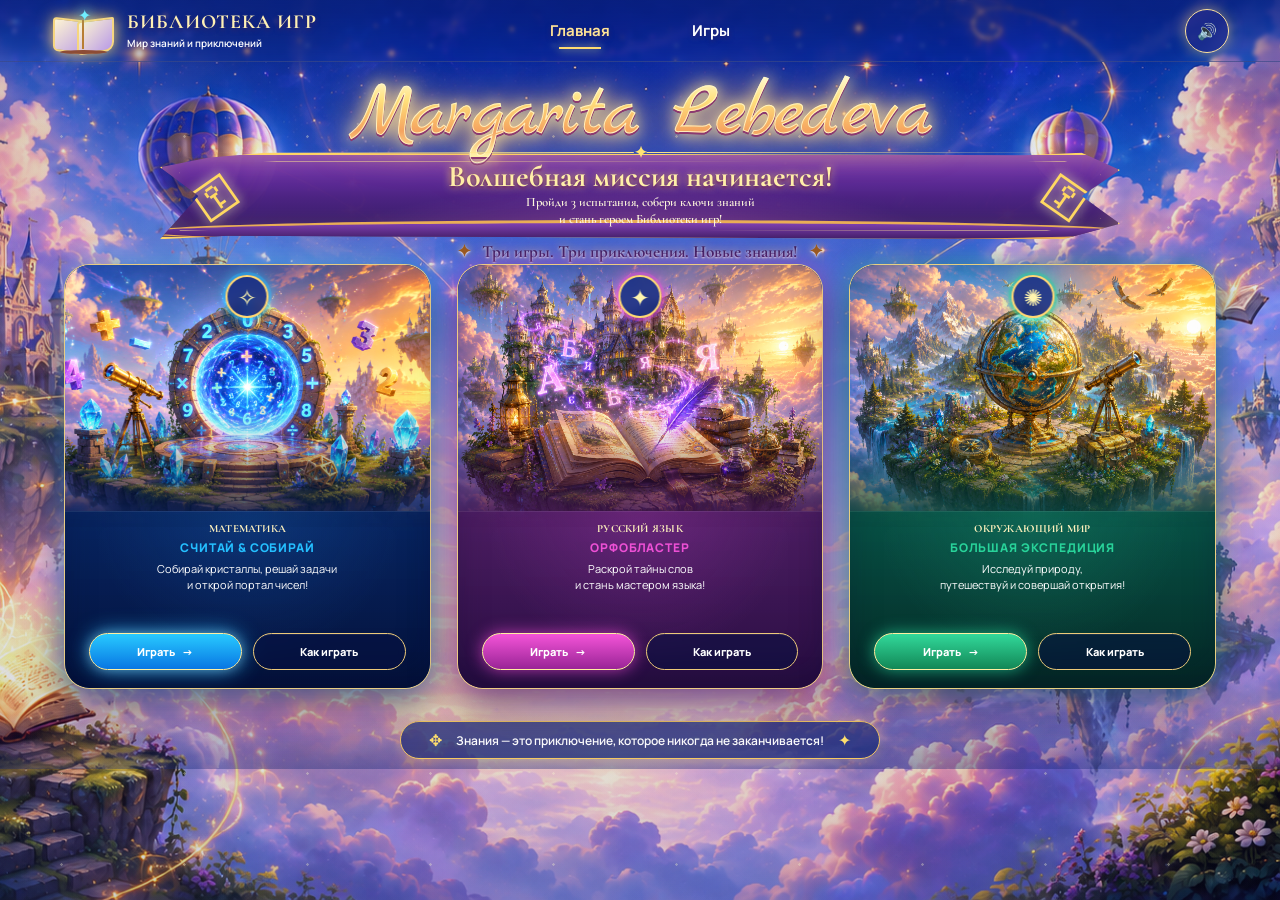
<file: index.html>
<!doctype html>
<html lang="ru">
<head>
  <meta charset="UTF-8">
  <meta name="viewport" content="width=device-width, initial-scale=1.0">
  <meta name="theme-color" content="#0c0d45">
  <meta name="description" content="Библиотека учебных игр — три волшебных приключения для учеников 4 класса.">
  <title>Библиотека игр — мир знаний и приключений</title>
  <link rel="preconnect" href="https://fonts.googleapis.com">
  <link rel="preconnect" href="https://fonts.gstatic.com" crossorigin>
  <link href="https://fonts.googleapis.com/css2?family=Cormorant+Garamond:wght@600;700&family=Manrope:wght@400;600;700;800&family=Marck+Script&display=swap" rel="stylesheet">
  <link rel="stylesheet" href="css/style.css">
  <link rel="stylesheet" href="css/animations.css">
</head>
<body>
  <a class="skip-link" href="#games">Перейти к играм</a>
  <div class="sky" aria-hidden="true"><div class="stars"></div></div>

  <header class="site-header">
    <a class="brand" href="#top" aria-label="Библиотека игр, на главную">
      <span class="brand__mark" aria-hidden="true"><i></i><b></b><span>✦</span></span>
      <span><strong>Библиотека игр</strong><small>Мир знаний и приключений</small></span>
    </a>
    <nav aria-label="Основная навигация">
      <a class="nav-link active" href="#top">Главная</a><a class="nav-link" href="#games">Игры</a>
    </nav>
    <button class="sound-toggle" type="button" aria-label="Выключить звуки" aria-pressed="true"><span aria-hidden="true">🔊</span></button>
  </header>

  <main id="top">
    <section class="hero" aria-labelledby="author-name">
      <p class="eyebrow">Авторская коллекция учебных приключений</p>
      <h1 id="author-name">Margarita Lebedeva</h1>
      <div class="signature-flourish" aria-hidden="true"><i></i><b>✦</b><i></i></div>
      <div class="mission-scroll">
        <span class="scroll-key scroll-key--left" aria-hidden="true">⚿</span>
        <div><p class="scroll-kicker">Твоя новая глава</p><h2>Волшебная миссия начинается!</h2>
          <p>Пройди 3 испытания, собери ключи знаний<br>и стань героем Библиотеки игр!</p></div>
        <span class="scroll-key scroll-key--right" aria-hidden="true">⚿</span>
      </div>
      <p class="hero-note">Три игры. Три приключения. Новые знания!</p>
    </section>

    <section class="games-section" id="games" aria-labelledby="games-title">
      <div class="section-heading"><span>✦</span><div><p>Выбери свой портал</p><h2 id="games-title">Три мира знаний</h2></div><span>✦</span></div>
      <div class="game-grid">
        <article class="game-card game-card--math" style="--delay: .08s">
          <span class="card-sigil" aria-hidden="true">✧</span>
          <div class="card-art">
            <img src="assets/cards/math-card.png" alt="Волшебный математический портал с числами и сияющими кристаллами">
          </div>
          <div class="card-body"><p class="subject">МАТЕМАТИКА</p><h3>Считай &amp; Собирай</h3><p>Собирай кристаллы, решай задачи<br>и открой портал чисел!</p>
            <div class="card-actions"><a class="button button--primary" href="games/math.html" data-game="math" data-href="games/math.html">Играть <span>→</span></a><button class="button button--ghost rules-button" data-game="math">Как играть</button></div></div>
        </article>

        <article class="game-card game-card--russian" style="--delay: .18s">
          <span class="card-sigil" aria-hidden="true">✦</span>
          <div class="card-art">
            <img src="assets/cards/russian-card.png" alt="Волшебная книга, золотые буквы и перо в академии русского языка">
          </div>
          <div class="card-body"><p class="subject">РУССКИЙ ЯЗЫК</p><h3>ОрфоБластер</h3><p>Раскрой тайны слов<br>и стань мастером языка!</p>
            <div class="card-actions"><a class="button button--primary" href="games/russian.html" data-game="russian" data-href="games/russian.html">Играть <span>→</span></a><button class="button button--ghost rules-button" data-game="russian">Как играть</button></div></div>
        </article>

        <article class="game-card game-card--world" style="--delay: .28s">
          <span class="card-sigil" aria-hidden="true">✺</span>
          <div class="card-art">
            <img src="assets/cards/world-card.png" alt="Волшебный мир исследователя с глобусом, компасом, горами и водопадами">
          </div>
          <div class="card-body"><p class="subject">ОКРУЖАЮЩИЙ МИР</p><h3>Большая экспедиция</h3><p>Исследуй природу,<br>путешествуй и совершай открытия!</p>
            <div class="card-actions"><a class="button button--primary" href="games/world.html" data-game="world" data-href="games/world.html">Играть <span>→</span></a><button class="button button--ghost rules-button" data-game="world">Как играть</button></div></div>
        </article>
      </div>
    </section>
  </main>

  <footer><div class="footer-motto"><span aria-hidden="true">✥</span><p>Знания — это приключение, которое никогда не заканчивается!</p><span aria-hidden="true">✦</span></div></footer>

  <div class="magic-cursor" aria-hidden="true"><span></span></div>
  <div class="portal-transition" aria-hidden="true">
    <div class="transition-portal"><i></i><i></i><i></i><div class="transition-particles"></div></div>
    <div class="transition-message"><strong></strong><small></small></div>
  </div>

  <dialog class="rules-modal" aria-labelledby="modal-title">
    <div class="modal-glow" aria-hidden="true"></div>
    <button class="modal-close" type="button" aria-label="Закрыть окно">×</button>
    <span class="modal-icon" aria-hidden="true">✦</span><p class="modal-label">Правила приключения</p>
    <h2 id="modal-title"></h2><div class="modal-copy"></div>
    <button class="button button--primary modal-done" type="button">Всё понятно!</button>
  </dialog>
  <script src="js/main.js"></script>
</body>
</html>
</file>
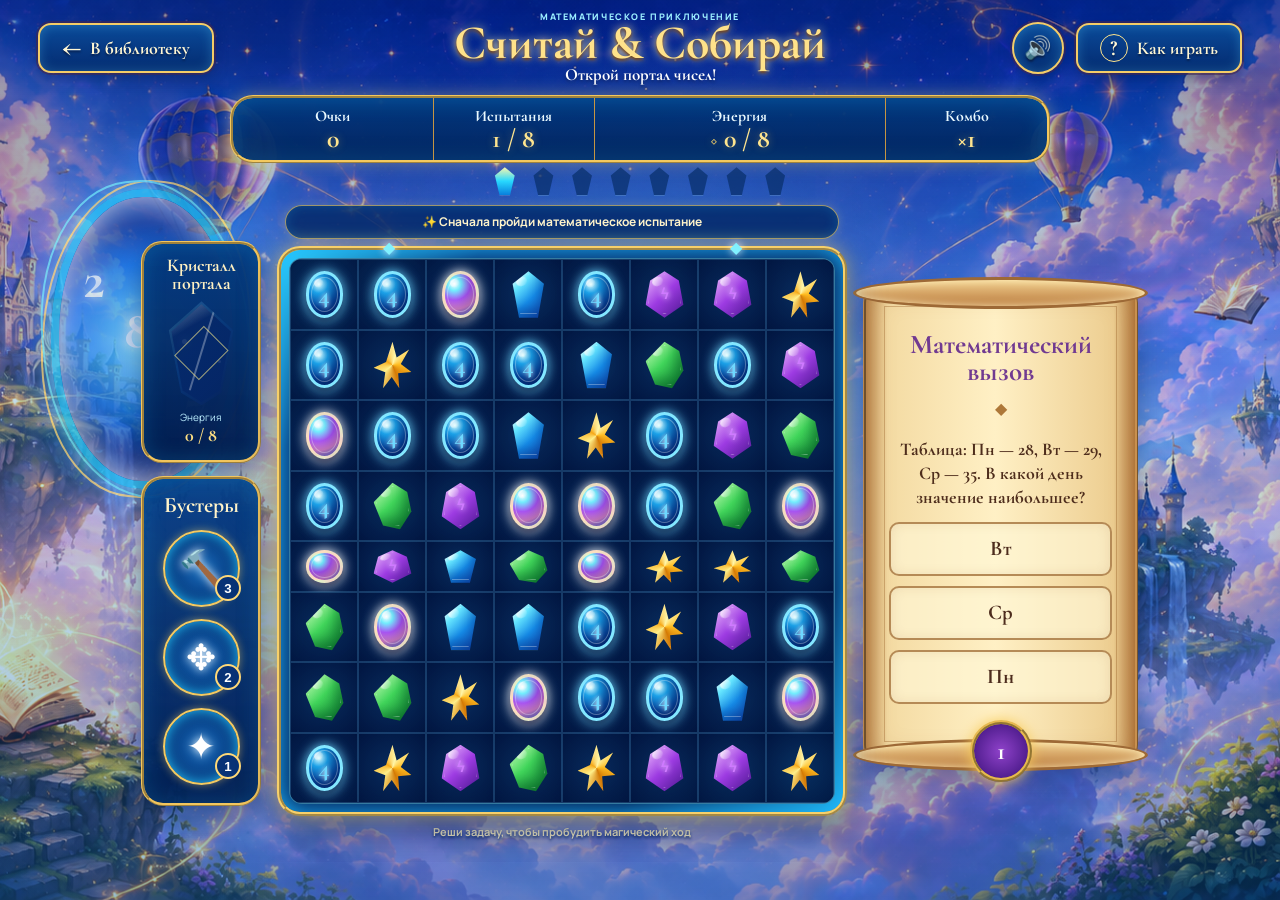
<file: games/math.html>
<!doctype html>
<html lang="ru">
<head>
  <meta charset="UTF-8">
  <meta name="viewport" content="width=device-width,initial-scale=1">
  <meta name="theme-color" content="#075bb5">
  <title>Считай &amp; Собирай — Библиотека игр</title>
  <link rel="preconnect" href="https://fonts.googleapis.com">
  <link rel="preconnect" href="https://fonts.gstatic.com" crossorigin>
  <link href="https://fonts.googleapis.com/css2?family=Cormorant+Garamond:wght@600;700&family=Manrope:wght@500;700;800&display=swap" rel="stylesheet">
  <link rel="stylesheet" href="math.css"><link rel="stylesheet" href="../css/magic-transition.css">
</head>
<body>
  <div class="game-sky" aria-hidden="true"><div class="number-portal"><span>8</span><i>2</i><b>7</b></div></div>
  <header class="game-header">
    <a class="fantasy-button back-link" href="../index.html#games"><span aria-hidden="true">←</span> В библиотеку</a>
    <div class="game-title"><p>Математическое приключение</p><h1>Считай &amp; Собирай</h1><span>Открой портал чисел!</span></div>
    <div class="header-actions">
      <button class="round-button sound-button" type="button" aria-label="Выключить звук" aria-pressed="true">🔊</button>
      <button class="fantasy-button help-button" type="button"><span aria-hidden="true">?</span> Как играть</button>
    </div>
  </header>

  <main class="game-shell">
    <section class="hud" aria-label="Статистика игры">
      <div class="hud-item"><span>Очки</span><strong id="score">0</strong></div>
      <div class="hud-item"><span>Испытания</span><strong id="trials">1 / 8</strong></div>
      <div class="hud-item hud-keys"><span>Энергия</span><strong><i aria-hidden="true">◇</i> <b id="keys">0</b> / 8</strong></div>
      <div class="hud-item"><span>Комбо</span><strong id="combo">×1</strong></div>
    </section>
    <div class="trial-path" id="trial-path" aria-label="Путь из восьми испытаний"></div>

    <div class="game-layout">
      <aside class="goal-column">
       <section class="portal-goal panel" aria-labelledby="portal-goal-title">
        <h2 id="portal-goal-title">Кристалл<br>портала</h2>
        <div class="portal-crystal" id="portal-crystal" aria-hidden="true"><i></i><b></b><span></span></div>
        <p>Энергия <strong id="energy-count">0 / 8</strong></p>
       </section>
       <section class="boosters panel" aria-labelledby="boosters-title">
        <h2 id="boosters-title">Бустеры</h2>
        <div class="booster-list">
          <button class="booster" type="button" data-booster="hammer" aria-label="Молот: убрать одну фишку"><span>🔨</span><b>3</b><small>Молот</small></button>
          <button class="booster" type="button" data-booster="shuffle" aria-label="Перемешать поле"><span>✥</span><b>2</b><small>Микс</small></button>
          <button class="booster" type="button" data-booster="star" aria-label="Звезда: убрать все фишки выбранного цвета"><span>✦</span><b>1</b><small>Звезда</small></button>
        </div>
       </section>
      </aside>

      <section class="board-panel" aria-label="Игровое поле Считай и Собирай">
        <div class="turn-status" id="turn-status" aria-live="polite">✨ Сначала пройди математическое испытание</div>
        <div class="charged-badge" id="charged-badge" aria-hidden="true">×2 ЗАРЯЖЕННЫЙ ХОД</div>
        <div class="board-frame"><div class="game-board" id="game-board" role="grid" aria-label="Поле 8 на 8"></div></div>
        <div class="combo-pop" id="combo-pop" aria-hidden="true"></div>
        <p class="game-status" id="game-status" aria-live="polite">Собери три одинаковых кристалла в ряд</p>
      </section>

      <aside class="challenge panel" aria-labelledby="challenge-title">
        <span class="scroll-cap scroll-cap--top" aria-hidden="true"></span>
        <h2 id="challenge-title">Математический<br>вызов</h2>
        <div class="challenge-rule" aria-hidden="true">◆</div>
        <p id="question">Какое число больше?</p>
        <div class="answers" id="answers"></div>
        <div class="challenge-timer" aria-label="Вопрос номер"><span id="question-number">1</span></div>
        <span class="scroll-cap scroll-cap--bottom" aria-hidden="true"></span>
      </aside>
    </div>
  </main>

  <dialog class="game-dialog help-dialog" aria-labelledby="help-title">
    <button class="dialog-close" type="button" aria-label="Закрыть">×</button>
    <span class="dialog-gem" aria-hidden="true">◆</span><h2 id="help-title">Как играть</h2>
    <p>Сначала реши математическое испытание — оно откроет один магический ход на поле.</p>
    <p>Меняй соседние кристаллы и собирай линии из трёх и более. Неудачная перестановка не расходует ход, а комбинации из четырёх и пяти создают особые фишки.</p>
    <button class="fantasy-button dialog-action" type="button">Начать приключение</button>
  </dialog>

  <dialog class="game-dialog result-dialog" aria-labelledby="result-title">
    <div class="reward-crystal" id="reward-crystal" aria-hidden="true"><i></i></div><h2 id="result-title"></h2><p id="result-copy"></p>
    <dl class="result-stats"><div><dt>Верных ответов</dt><dd id="result-correct">0 / 8</dd></div><div><dt>Очки</dt><dd id="result-score">0</dd></div><div><dt>Лучшее комбо</dt><dd id="result-combo">×1</dd></div></dl>
    <p class="reward-name" id="reward-name"></p><p class="shard-count" id="shard-count"></p>
    <button class="fantasy-button replay-button" type="button">Новое приключение</button>
    <a class="fantasy-button secondary" href="../index.html#games">В библиотеку</a>
  </dialog>
  <dialog class="game-dialog guardian-dialog" aria-labelledby="guardian-title">
    <p class="awakening-label">Кристалл пробуждается...</p>
    <div class="guardian-stage" aria-hidden="true">
      <div class="guardian-crystal"><i></i><b></b></div>
      <div class="numi-placeholder"><span class="dragon-horns"></span><i class="dragon-head"><b></b><b></b></i><i class="dragon-body"><b></b></i><span class="dragon-wings"></span><em>◆</em></div>
    </div>
    <p class="guardian-kicker">Новый хранитель открыт!</p><h2 id="guardian-title">Нумми</h2><h3>Кристальный дракончик · Хранитель Чисел</h3>
    <p>Нумми будет хранить знания,<br>которые ты открыл сегодня.</p>
    <button class="fantasy-button guardian-continue" type="button">Продолжить приключение</button>
    <a class="fantasy-button secondary" href="../index.html#games">В библиотеку</a>
  </dialog>
  <script src="../js/adventure-music.js"></script><script src="../js/magic-transition.js"></script><script src="math.js"></script>
</body>
</html>
</file>
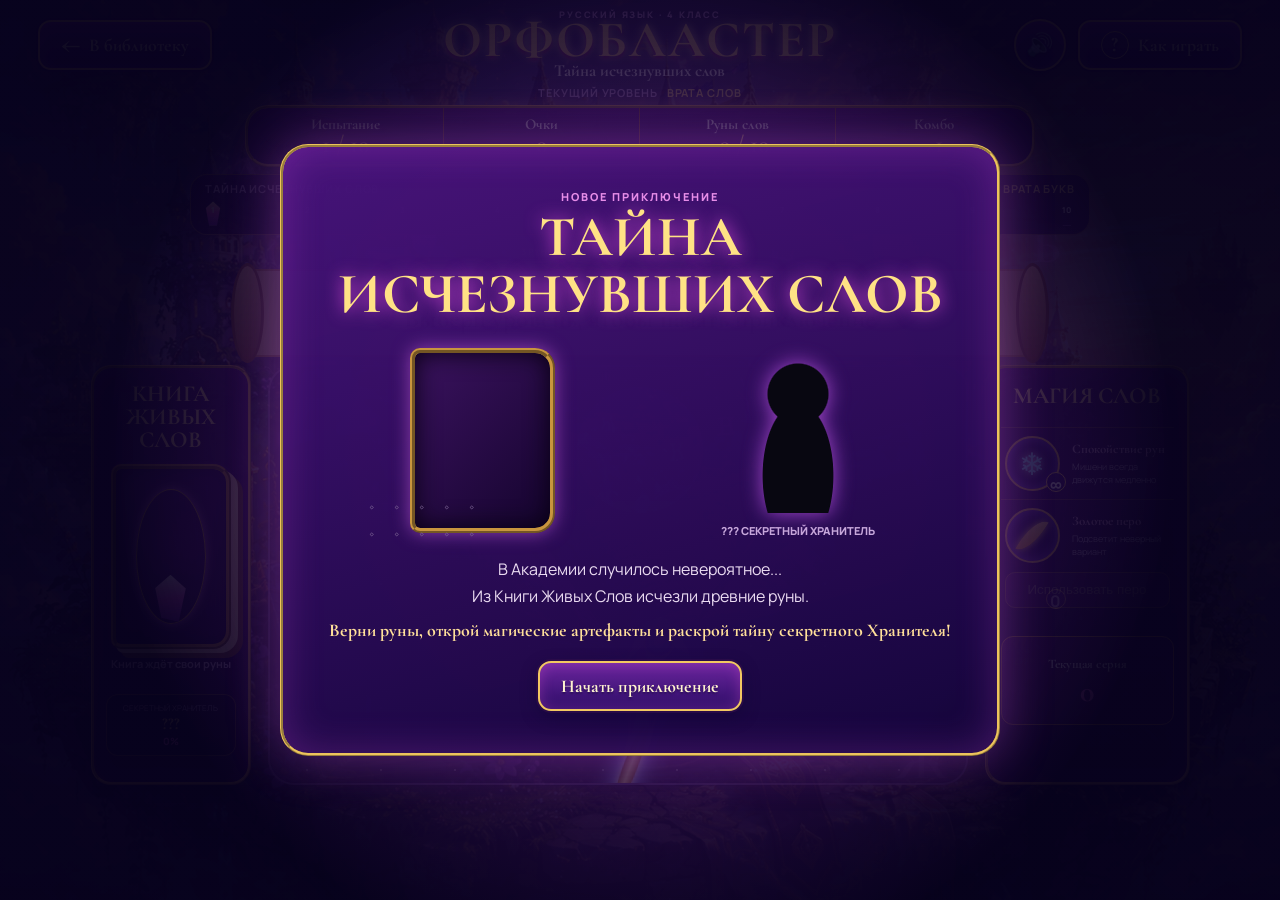
<file: games/russian.html>
<!doctype html>
<html lang="ru">
<head>
  <meta charset="UTF-8"><meta name="viewport" content="width=device-width,initial-scale=1"><meta name="theme-color" content="#29105f">
  <title>ОрфоБластер — Библиотека игр</title>
  <link rel="preconnect" href="https://fonts.googleapis.com"><link rel="preconnect" href="https://fonts.gstatic.com" crossorigin>
  <link href="https://fonts.googleapis.com/css2?family=Cormorant+Garamond:wght@600;700&family=Manrope:wght@500;700;800&display=swap" rel="stylesheet">
  <link rel="stylesheet" href="russian.css"><link rel="stylesheet" href="../css/magic-transition.css">
</head>
<body>
  <div class="academy-bg" aria-hidden="true"><i>А</i><i>Б</i><i>Я</i><i>Ж</i></div>
  <header class="game-header">
    <a class="fantasy-button back-link" href="../index.html#games"><span>←</span> В библиотеку</a>
    <div class="game-title"><p>Русский язык · 4 класс</p><h1>ОрфоБластер</h1><span>Тайна исчезнувших слов</span></div>
    <div class="header-actions"><button class="round-button sound-button" type="button" aria-label="Выключить звук" aria-pressed="true">🔊</button><button class="fantasy-button help-button" type="button"><b>?</b> Как играть</button></div>
  </header>
  <main class="game-shell">
    <div class="current-level-banner"><span>Текущий уровень</span><strong id="current-level-name">Врата Слов</strong></div>
    <section class="hud" aria-label="Статистика игры">
      <div><span>Испытание</span><strong id="round">1 / 10</strong></div><div><span>Очки</span><strong id="score">0</strong></div><div><span>Руны слов</span><strong><i>◇</i> <b id="runes">0</b> / 10</strong></div><div><span>Комбо</span><strong id="combo">×1</strong></div>
    </section>
    <section class="adventure-route" aria-label="Карта приключения"><div class="route-heading"><span>Тайна исчезнувших слов</span><strong id="stage-name">Врата букв</strong></div><div class="rune-path" id="rune-path" aria-label="Путь из десяти испытаний"></div></section>
    <div class="reward-road" aria-label="Будущие награды"><span data-milestone="3"><b>3 РУНЫ</b><i>?</i></span><span data-milestone="5"><b>5 РУН</b><i>?</i></span><span data-milestone="7"><b>7 РУН</b><i>?</i></span><span data-milestone="10"><b>10 РУН</b><i>БОЛЬШОЙ СЕКРЕТ</i></span></div>
    <section class="question-scroll" aria-labelledby="question"><span id="instruction">Выбери правильный ответ</span><h2 id="question">Выбери уровень, чтобы начать приключение</h2></section>
    <div class="play-layout">
      <aside class="living-book panel" aria-labelledby="book-title"><h2 id="book-title">Книга<br>Живых Слов</h2><div class="book-object" id="living-book" aria-hidden="true"><div class="book-cover"><span id="book-letters"></span><i></i></div><div class="book-pages"></div></div><p id="book-state">Книга ждёт свои руны</p><div class="guardian-secret" id="guardian-secret"><span class="secret-silhouette" aria-hidden="true"><i></i></span><small>Секретный хранитель</small><strong>???</strong><em id="guardian-progress">0%</em></div></aside>
      <section class="target-arena" id="target-arena" aria-label="Магические мишени с вариантами ответа">
        <div class="arena-glow" aria-hidden="true"></div><div class="ink-shadow" id="ink-shadow" aria-hidden="true"><i>А</i><i>Я</i><b></b></div><p class="shadow-message" id="shadow-message">Чернильная Тень пытается спрятать последние руны!</p><div class="targets" id="targets"></div><div class="shot-layer" id="shot-layer" aria-hidden="true"></div>
        <div class="round-feedback" id="feedback" aria-live="polite"></div><div class="combo-banner" id="combo-banner" aria-hidden="true"></div><button class="fantasy-button next-question" type="button" hidden>Дальше</button>
        <div class="quill-blaster" id="quill-blaster" aria-hidden="true"><i></i><b></b></div>
      </section>
      <aside class="magic-panel panel"><h2>Магия слов</h2><div class="power"><span class="snow-icon"></span><div><strong>Спокойствие рун</strong><small>Мишени всегда движутся медленно</small></div><b id="freeze-count">∞</b></div><div class="power"><span class="feather-icon"></span><div><strong>Золотое перо</strong><small>Подсветит неверный вариант</small></div><b id="feather-count">0</b><button class="use-feather" type="button" disabled>Использовать перо</button></div><div class="streak-card"><span>Текущая серия</span><strong id="streak">0</strong></div></aside>
    </div>
  </main>
  <div class="magic-crosshair" aria-hidden="true"><i></i></div>
  <section class="mission-screen" id="mission-screen" role="dialog" aria-modal="true" aria-labelledby="mission-title"><div class="mission-card"><p class="mission-kicker">Новое приключение</p><h2 id="mission-title">Тайна исчезнувших слов</h2><div class="mission-scene" aria-hidden="true"><div class="sealed-book"></div><div class="mission-runes">◇ ◇ ◇ ◇ ◇<br>◇ ◇ ◇ ◇ ◇</div><div class="unknown-guardian"><span></span><b>??? СЕКРЕТНЫЙ ХРАНИТЕЛЬ</b></div></div><div class="mission-story"><p>В Академии случилось невероятное...</p><p>Из Книги Живых Слов исчезли древние руны.</p><strong>Верни руны, открой магические артефакты и раскрой тайну секретного Хранителя!</strong></div><button class="fantasy-button mission-start" type="button">Начать приключение</button></div></section>
  <section class="level-screen hidden" id="level-screen" role="dialog" aria-modal="true" aria-labelledby="level-screen-title"><div class="level-map"><p class="mission-kicker">Кампания Академии</p><h2 id="level-screen-title">Путь Хранителя</h2><div class="level-cards" id="level-cards"></div><section class="adventure-rewards"><h3>Награды приключения</h3><div id="adventure-reward-slots"></div></section><div class="campaign-dashboard"><button class="fantasy-button collection-button" type="button">Моя коллекция</button><div class="campaign-progress"><div><span id="campaign-shards-label">Осколки магии: 0 / 10</span><i><b id="campaign-shards-bar"></b></i></div><div><span id="curriculum-progress-label">Исследовано тайн языка: 0%</span><i><b id="curriculum-progress-bar"></b></i></div></div></div></div><div class="level-transition" aria-hidden="true"><div class="transition-scene"></div><strong></strong><span>Испытание начинается...</span></div></section>
  <dialog class="game-dialog collection-dialog" aria-labelledby="collection-title"><button class="dialog-close collection-close" type="button" aria-label="Закрыть">×</button><p class="reward-overline">Сокровища Академии</p><h2 id="collection-title">Моя коллекция</h2><div class="collection-gallery" id="collection-gallery"></div></dialog>
  <dialog class="game-dialog help-dialog" aria-labelledby="help-title"><button class="dialog-close" type="button" aria-label="Закрыть">×</button><h2 id="help-title">Как играть</h2><p>Прочитай задание и найди правильный ответ среди трёх движущихся магических мишеней.</p><p>Наведи прицел и нажми на мишень. На телефоне просто коснись ответа. Собери не менее семи Рун Слова.</p><button class="fantasy-button dialog-action" type="button">В Академию!</button></dialog>
  <dialog class="game-dialog reward-dialog" aria-labelledby="milestone-title"><div class="reward-sparkles" aria-hidden="true"></div><p class="reward-overline" id="milestone-overline">Награда найдена</p><div class="milestone-icon" id="milestone-icon" aria-hidden="true"></div><h2 id="milestone-title"></h2><p id="milestone-copy"></p><div class="guardian-fragment" id="guardian-fragment" aria-hidden="true"><i></i></div><button class="fantasy-button milestone-continue" type="button">Продолжить путь</button></dialog>
  <dialog class="game-dialog finale-dialog" aria-labelledby="finale-title"><div class="finale-book" aria-hidden="true"><i></i><b></b><span>◇</span></div><p>Финальная печать</p><h2 id="finale-title">Последняя печать снята!</h2><div class="finale-copy">Все собранные руны возвращаются в Книгу.<br>Чернильное заклинание превращается в золотые буквы.</div><button class="fantasy-button finale-continue" type="button">Раскрыть секрет Книги</button></dialog>
  <dialog class="game-dialog result-dialog" aria-labelledby="result-title"><div class="ceremony-background" aria-hidden="true"><i>А</i><i>Я</i><i>◇</i><b></b></div><div class="ceremony-particles" id="ceremony-particles" aria-hidden="true"></div><p class="achievement-state" id="achievement-state">Новое достижение!</p><h2 id="result-title">Твоя награда</h2><div class="medal-stage"><span class="medal-rays" aria-hidden="true"></span><img class="guardian-medal" id="guardian-medal" src="../assets/russian-rewards/guardian-medal.png" alt="Медаль Хранителя Академии" width="1254" height="1254"><span class="medal-fallback" aria-hidden="true">◇</span></div><h3 class="reward-name" id="reward-name"></h3><p id="result-copy">Ты открыл ещё одну тайну Академии!</p><dl class="ceremony-stats"><div><dt>Верных ответов</dt><dd id="result-correct"></dd></div><div><dt>Очки</dt><dd id="result-score"></dd></div><div><dt>Лучшее комбо</dt><dd id="result-combo"></dd></div><div><dt>Осколки магии</dt><dd id="feather-total"></dd></div></dl><p class="collection-saved">Награда сохранена в коллекции</p><div class="ceremony-actions"><button class="fantasy-button ceremony-continue" type="button">Продолжить путь</button><button class="fantasy-button secondary replay-button" type="button">Переиграть уровень</button><button class="fantasy-button secondary result-collection-button" type="button">Моя коллекция</button></div></dialog>
  <dialog class="game-dialog chest-dialog reward-intro" aria-labelledby="chest-title"><div class="intro-flare" aria-hidden="true"><span>А</span><span>Б</span><span>Я</span><i></i></div><p class="reward-overline">Церемония Академии</p><h2 id="chest-title">Испытание пройдено!</h2><h3 id="chest-reward">Твоя награда ждёт</h3><p id="chest-copy">Ты вернул руны слов и открыл ещё одну тайну Академии.</p><p class="level-unlocked-copy" id="level-unlocked-copy"></p><button class="fantasy-button claim-reward" type="button">Открыть награду</button></dialog>
  <dialog class="game-dialog guardian-dialog" aria-labelledby="guardian-title"><p class="awakening">Книга хранила ещё один секрет...</p><div class="guardian-stage" aria-hidden="true"><div class="opening-book"><i></i><b></b></div><div class="lexa"><i class="fox-head"><b></b><b></b></i><i class="fox-body"></i><span class="fox-ears"></span><span class="fox-tail"></span><em>А</em></div></div><p class="guardian-kicker">Новый хранитель открыт!</p><h2 id="guardian-title">Лекса</h2><h3>Волшебная лисичка-писарь · Хранительница Слов</h3><p>Лекса будет хранить все тайны языка,<br>которые ты открываешь.</p><button class="fantasy-button guardian-continue" type="button">Добавить в коллекцию</button></dialog>
  <script src="../js/adventure-music.js"></script><script src="../js/magic-transition.js"></script><script src="russian-curriculum.js"></script><script src="russian.js"></script>
</body></html>
</file>
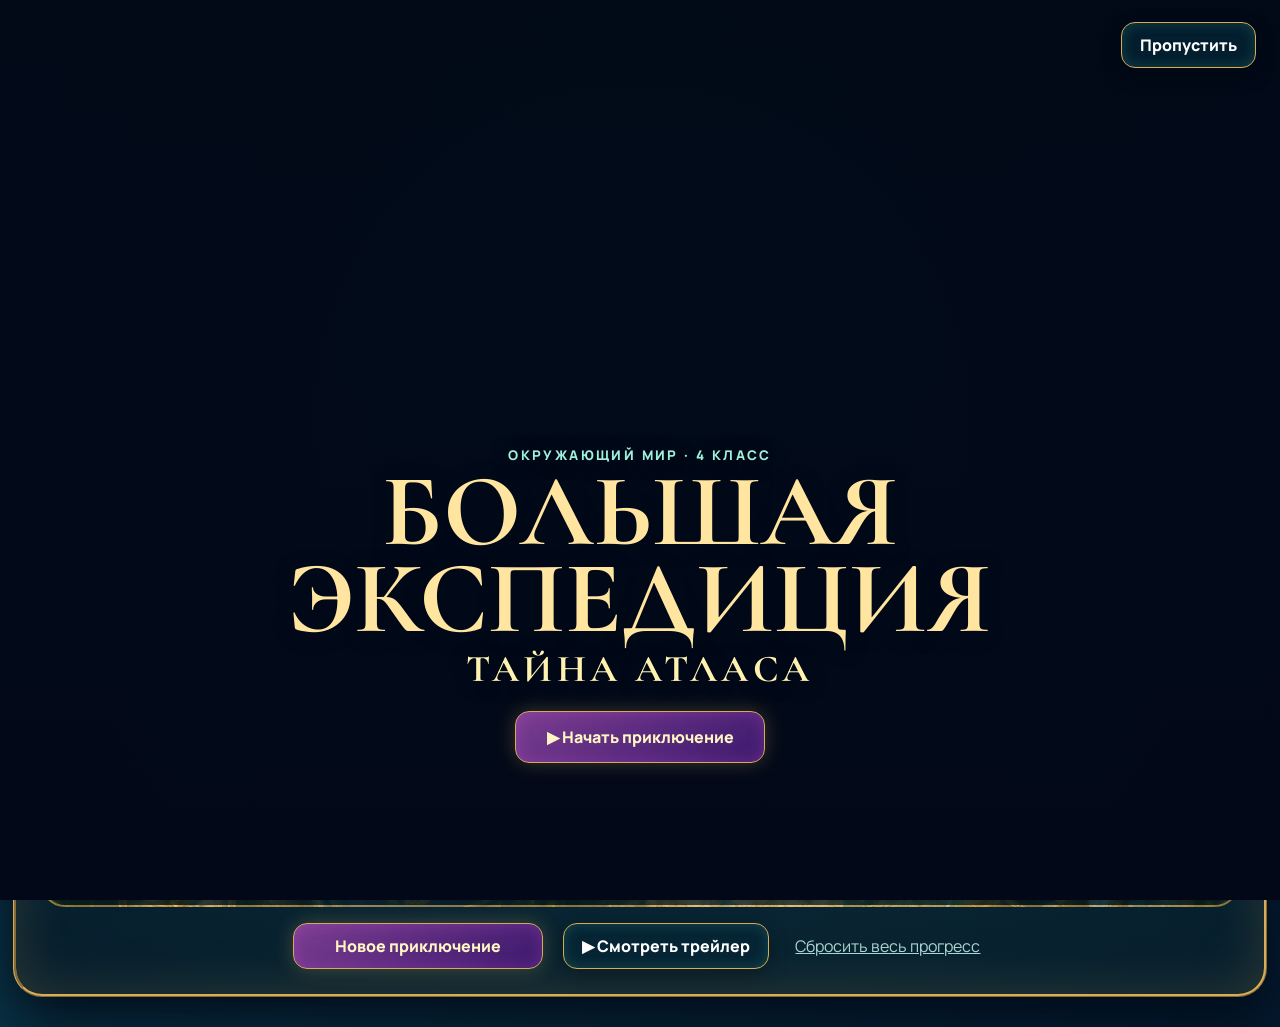
<file: games/world.html>
<!doctype html>
<html lang="ru">
<head>
  <meta charset="UTF-8"><meta name="viewport" content="width=device-width,initial-scale=1"><meta name="theme-color" content="#082f45">
  <title>Большая экспедиция: Тайна Атласа</title>
  <link rel="preconnect" href="https://fonts.googleapis.com"><link rel="preconnect" href="https://fonts.gstatic.com" crossorigin>
  <link href="https://fonts.googleapis.com/css2?family=Cormorant+Garamond:wght@600;700&family=Manrope:wght@500;700;800&display=swap" rel="stylesheet">
  <link rel="stylesheet" href="../css/world.css"><link rel="stylesheet" href="../css/magic-transition.css">
</head>
<body>
  <div class="world-sky" aria-hidden="true"><i></i><i></i><i></i></div>
  <section class="intro-screen waiting" id="world-intro" aria-label="Вступительный трейлер игры"><video id="world-intro-video" muted playsinline preload="metadata"><source src="../assets/video/world-intro.mp4" type="video/mp4"></video><div class="intro-shade" aria-hidden="true"></div><div class="intro-title"><small>Окружающий мир · 4 класс</small><h2>Большая экспедиция</h2><p>Тайна Атласа</p><button class="world-button primary intro-start" type="button">▶ Начать приключение</button></div><button class="world-button secondary intro-skip" type="button">Пропустить</button></section>
  <header class="world-header"><a class="world-button secondary" href="../index.html#games">← В библиотеку</a><div><small>Окружающий мир · 4 класс</small><h1>Большая экспедиция</h1><p>Тайна Атласа</p></div><div class="header-actions"><button class="icon-button sound-toggle" type="button" aria-label="Выключить звук" aria-pressed="true">🔊</button><button class="world-button secondary album-button" type="button">Альбом экспедиций</button></div></header>

  <main>
    <section class="map-screen" id="map-screen" aria-labelledby="map-title">
      <div class="map-heading"><div><span>Великий Атлас потерял четыре страницы</span><h2 id="map-title">Карта экспедиций</h2></div><div class="fragment-counter"><i>✦</i><strong id="fragment-count">0</strong><span>Фрагментов карты</span></div></div>
      <div class="expedition-map"><svg class="route-lines" viewBox="0 0 1000 620" preserveAspectRatio="none" aria-hidden="true"><path d="M220 190 C390 80 560 105 725 190 S630 430 790 460 M220 190 C140 330 210 470 390 465 C535 460 620 420 790 460"/></svg><div class="territories" id="territories"></div><aside class="atlas-message"><strong>Великий Атлас</strong><p>Верни четыре страницы знаний и открой Хранителя Мира!</p><div class="guardian-slot" id="guardian-slot"><span>?</span><b>Хранитель Мира</b></div></aside></div>
      <div class="map-actions"><button class="world-button primary new-adventure" type="button">Новое приключение</button><button class="world-button secondary watch-trailer" type="button">▶ Смотреть трейлер</button><button class="text-button reset-progress" type="button">Сбросить весь прогресс</button></div>
    </section>

    <section class="mission-screen hidden" id="mission-screen" aria-labelledby="mission-question">
      <div class="mission-top"><button class="world-button secondary return-map" type="button">← На карту</button><div class="mission-location"><span id="mission-level">Экспедиция 1</span><strong id="mission-name">Россия на карте</strong><small id="mission-count">Миссия 1 из 10 · Общий путь 1 / 40</small></div><div class="mission-score"><span>Очки</span><strong id="mission-score">0</strong></div></div>
      <div class="mission-card"><div class="mission-art" hidden><img id="mission-image" alt=""></div><div class="mission-content"><span class="mechanic-label" id="mechanic-label"></span><p class="mission-kicker">Задание экспедиции</p><h2 id="mission-question"></h2><p class="mission-instruction" id="mission-instruction"></p><div class="interaction-zone" id="interaction-zone"></div><div class="mission-feedback" id="mission-feedback" aria-live="polite"></div><button class="world-button primary continue-mission" type="button" hidden>Продолжить экспедицию</button></div></div>
    </section>
  </main>

  <dialog class="world-dialog reward-dialog" aria-labelledby="reward-title"><div class="reward-burst" aria-hidden="true"></div><p class="reward-returned">Страница Атласа возвращена!</p><h2 id="reward-title">Экспедиция завершена!</h2><h3>Твоя награда</h3><div class="reward-collectibles"><article class="postcard-prize"><img id="reward-postcard" src="../assets/world-levels/level-1-russia.png" alt="Коллекционная открытка экспедиции"><strong id="postcard-name"></strong></article><article class="medal-prize"><span class="medal-aura" aria-hidden="true"></span><img id="reward-medal" src="../assets/world-rewards/medal-cartographer.png" alt="Медаль экспедиции"><strong id="medal-name"></strong></article></div><div class="reward-stats"><span>Верных открытий <b id="reward-correct">0 / 10</b></span><span>Очки <b id="reward-score">0</b></span></div><p id="reward-copy"></p><button class="world-button primary reward-continue" type="button">Продолжить путь</button></dialog>
  <dialog class="world-dialog album-dialog" aria-labelledby="album-title"><button class="dialog-close album-close" type="button" aria-label="Закрыть">×</button><h2 id="album-title">Альбом экспедиций</h2><div class="album-grid" id="album-grid"></div></dialog>
  <dialog class="world-dialog guardian-dialog" aria-labelledby="guardian-title"><p>Атлас пробуждается...</p><div class="guardian-reveal"><img hidden data-src="../assets/world-rewards/atlas-guardian.png" alt="Атлас — Хранитель Мира"><span>🦉</span></div><h2 id="guardian-title">Атлас</h2><h3>Хранитель Мира</h3><p>Волшебный филин-путешественник будет хранить открытые тобой тайны.</p><button class="world-button primary guardian-continue" type="button">Добавить в альбом</button></dialog>
  <dialog class="world-dialog reset-dialog" aria-labelledby="reset-title"><h2 id="reset-title">Сбросить весь прогресс?</h2><p>Награды, результаты и история приключений будут удалены. Это действие нельзя отменить.</p><button class="world-button danger confirm-reset" type="button">Да, сбросить</button><button class="world-button secondary cancel-reset" type="button">Отмена</button></dialog>
  <dialog class="world-dialog cycle-dialog" aria-labelledby="cycle-title"><p class="cycle-stars" aria-hidden="true">✦ ✧ ✦</p><h2 id="cycle-title">Весь курс исследован!</h2><p>Поздравляем! Ты прошёл все уникальные задания курса «Окружающий мир»!</p><p>Все темы исследованы. Теперь можно начать новый круг приключений.</p><button class="world-button primary start-next-cycle" type="button">Начать новый круг</button><button class="world-button secondary close-cycle" type="button">Остаться на карте</button></dialog>

  <script src="../js/adventure-music.js"></script><script src="../js/magic-transition.js"></script><script src="world-data.js"></script><script src="world-curriculum.js"></script><script src="world-generators.js"></script><script src="world.js"></script>
</body>
</html>
</file>
<file: css/style.css>
:root {
  --color-blue:#189cff; --color-purple:#d94ad8; --color-green:#27c88c;
  --color-gold:#ffd875; --color-text:#fffaf2; --color-muted:#eee9ff;
  --shadow-glow:0 0 26px rgba(255,202,98,.42);
  --serif:"Cormorant Garamond",Georgia,serif; --sans:"Manrope",Arial,sans-serif;
}
*{box-sizing:border-box}html{scroll-behavior:smooth}body{margin:0;min-width:320px;overflow-x:hidden;color:var(--color-text);font-family:var(--sans);background:#304fc3}body.modal-open{overflow:hidden}button,a{font:inherit}.skip-link{position:fixed;z-index:100;top:-5rem;left:1rem;padding:.75rem 1rem;background:#fff;color:#111;border-radius:8px}.skip-link:focus{top:1rem}
.sky{position:fixed;z-index:-2;inset:0;background-image:linear-gradient(180deg,rgba(7,27,106,.05),rgba(50,40,138,.02) 55%,rgba(32,27,91,.12)),url("../assets/images/home-bg.png");background-size:cover;background-position:center;background-repeat:no-repeat}.sky:after{content:"";position:absolute;inset:0;background:radial-gradient(ellipse at center,transparent 35%,rgba(17,26,100,.12) 100%)}.stars{position:absolute;inset:0;opacity:.35;background-image:radial-gradient(circle,#fffbd0 0 1px,transparent 1.5px);background-size:123px 91px;filter:drop-shadow(0 0 4px #ffd96c);animation:twinkle 5s ease-in-out infinite}
.site-header{position:relative;z-index:10;height:70px;display:grid;grid-template-columns:1fr auto 1fr;align-items:center;padding:0 clamp(24px,4vw,76px);background:linear-gradient(180deg,rgba(12,34,124,.64),rgba(16,51,151,.06));border-bottom:1px solid rgba(255,240,181,.13);backdrop-filter:blur(2px)}.brand{display:flex;align-items:center;gap:11px;width:max-content;color:#fff;text-decoration:none}.brand__mark{position:relative;width:65px;height:46px;filter:drop-shadow(0 0 8px #ffd66b)}.brand__mark:before,.brand__mark:after{content:"";position:absolute;top:11px;width:33px;height:30px;border:2px solid #f6d67f;background:linear-gradient(135deg,#fff6d2,#b99be7);border-radius:4px 2px 9px 5px;transform:skewY(7deg)}.brand__mark:before{left:2px}.brand__mark:after{right:2px;transform:skewY(-7deg)}.brand__mark i{position:absolute;z-index:2;left:31px;top:12px;height:29px;border-left:2px solid #b87e34}.brand__mark b{position:absolute;z-index:3;left:9px;right:9px;bottom:0;border-bottom:4px solid #8d4c35;border-radius:50%}.brand__mark span{position:absolute;z-index:4;left:27px;top:-4px;color:#70eeff;text-shadow:0 0 12px #39e7ff}.brand strong{display:block;color:#fff1b5;text-transform:uppercase;font:700 20px/1 var(--serif);letter-spacing:.055em;text-shadow:0 2px 5px #342063}.brand small{display:block;margin-top:4px;color:#fff;font-size:10px;font-weight:600}.site-header nav{display:flex;gap:58px}.nav-link{position:relative;padding:12px;color:#fff;text-decoration:none;font-size:15px;font-weight:700;text-shadow:0 2px 5px #25206b}.nav-link.active{color:#ffe496}.nav-link.active:after{content:"";position:absolute;left:25%;right:25%;bottom:4px;height:2px;background:#ffdc72;box-shadow:0 0 9px #fff18b}.sound-toggle{justify-self:end;width:44px;height:44px;border:1px solid #ffe39b;border-radius:50%;color:#fff;background:rgba(38,44,139,.58);box-shadow:0 0 14px rgba(255,216,108,.55);cursor:pointer;transition:.3s}.sound-toggle:hover{transform:scale(1.08);background:#6c45ad}
.hero{position:relative;text-align:center;padding:12px 18px 8px}.eyebrow{position:absolute;left:-9999px}.hero h1{position:relative;z-index:2;max-width:1380px;margin:0 auto -8px;padding-top:2px;overflow:visible;color:transparent;background:linear-gradient(180deg,#fffde0 2%,#ffe07b 35%,#f5a35f 70%,#fff0a5 98%);-webkit-background-clip:text;background-clip:text;-webkit-text-stroke:1px rgba(255,248,201,.86);font:400 clamp(64px,7vw,125px)/1.08 "Marck Script","Segoe Script",cursive;letter-spacing:-.025em;filter:drop-shadow(0 2px 0 #8c3970) drop-shadow(0 0 7px #ffe8a0) drop-shadow(0 0 16px rgba(255,168,78,.62))}.signature-flourish{position:absolute;z-index:3;left:50%;top:clamp(82px,7.1vw,127px);display:flex;align-items:center;width:min(900px,68vw);transform:translateX(-50%);color:#ffe475}.signature-flourish i{flex:1;height:1px;background:linear-gradient(90deg,transparent,#ffe688)}.signature-flourish i:last-child{transform:scaleX(-1)}
.mission-scroll{position:relative;z-index:1;display:flex;align-items:center;justify-content:center;width:min(1020px,76vw);min-height:100px;margin:0 auto;padding:14px 84px 17px;border:2px solid #ffd466;clip-path:polygon(5% 6%,11% 0,90% 3%,96% 0,100% 20%,96% 50%,100% 82%,94% 100%,7% 96%,0 100%,4% 50%,0 17%);background:radial-gradient(ellipse at 50% 100%,rgba(239,111,214,.34),transparent 44%),linear-gradient(180deg,rgba(124,53,182,.97),rgba(76,34,128,.98) 52%,rgba(48,24,92,.98));box-shadow:inset 0 0 24px rgba(255,216,112,.38),0 0 8px #fff0ae,0 0 28px rgba(147,76,203,.45);animation:scrollGlow 5s ease-in-out infinite}.mission-scroll:before{content:"";position:absolute;inset:6px 17px;border:1px solid rgba(255,226,145,.5);clip-path:inherit}.mission-scroll:after{content:"";position:absolute;z-index:-1;left:-20px;right:-20px;bottom:-7px;height:18px;border:3px solid #e9ad56;border-radius:50%;background:linear-gradient(#8041b2,#3b195e)}.mission-scroll h2{margin:0 0 2px;color:#fff0aa;font:700 clamp(28px,2.7vw,43px)/1 var(--serif);text-shadow:0 2px 3px #672064,0 0 8px #ffd662}.mission-scroll p:last-child{margin:0;color:#fff8dc;font:600 clamp(12px,1vw,16px)/1.35 var(--serif)}.scroll-kicker{display:none}.scroll-key{position:absolute;color:#ffd861;font-size:48px;text-shadow:0 0 11px #fff8b1}.scroll-key--left{left:31px;transform:rotate(-35deg)}.scroll-key--right{right:31px;transform:scaleX(-1) rotate(-35deg)}.hero-note{display:inline-block;position:relative;margin:7px 0 0;padding:0 25px;color:#3a205f;font:700 clamp(14px,1.2vw,18px) var(--serif);text-shadow:0 1px 2px #fff}.hero-note:before,.hero-note:after{content:"✦";position:absolute;color:#9a5c1c}.hero-note:before{left:0}.hero-note:after{right:0}
.games-section{position:relative;padding:0 clamp(18px,5vw,80px) 34px}.section-heading{position:absolute;left:-9999px}.game-grid{display:grid;grid-template-columns:repeat(3,minmax(0,1fr));gap:clamp(18px,2vw,28px);max-width:1380px;margin:0 auto}.game-card{--accent:#24bfff;--accent-rgb:36,191,255;position:relative;height:490px;min-width:0;overflow:hidden;border:1.5px solid rgba(255,222,135,.9);border-radius:26px;background:#092c74;box-shadow:0 17px 38px rgba(25,20,80,.48),0 0 23px rgba(var(--accent-rgb),.48),inset 0 0 0 1px rgba(255,247,201,.18);opacity:0;transition:transform .3s ease,box-shadow .3s ease,border-color .3s ease;animation:cardReveal .75s var(--delay) forwards}.game-card--russian{--accent:#ed50d5;--accent-rgb:237,80,213;background:#482064}.game-card--world{--accent:#28d39a;--accent-rgb:40,211,154;background:#0b564d}.game-card:hover{transform:translateY(-8px) scale(1.015);border-color:#fff2b7;box-shadow:0 23px 48px rgba(29,21,83,.54),0 0 34px rgba(var(--accent-rgb),.72),inset 0 0 0 1px rgba(255,255,230,.32)}.card-sigil{position:absolute;z-index:7;top:10px;left:50%;display:grid;place-items:center;width:43px;height:43px;transform:translateX(-50%);border:2px solid #ffd873;border-radius:50%;background:rgba(22,45,130,.86);color:#fff5ae;font-size:23px;box-shadow:0 0 0 3px rgba(var(--accent-rgb),.35),0 0 16px var(--accent);backdrop-filter:blur(4px)}
.card-art{position:relative;width:100%;aspect-ratio:3/2;overflow:hidden;border-radius:24px 24px 0 0;background:#183d91;isolation:isolate}.card-art img{display:block;width:100%;height:100%;object-fit:cover;object-position:center;filter:saturate(1.04) contrast(1.01);transition:transform .3s ease,filter .3s ease}.card-art:before{content:"";position:absolute;z-index:2;inset:auto 0 0;height:36%;pointer-events:none;background:linear-gradient(180deg,transparent,rgba(7,26,78,.18) 30%,rgba(7,30,82,.9) 100%)}.game-card--russian .card-art:before{background:linear-gradient(180deg,transparent,rgba(71,25,88,.18) 30%,rgba(67,24,82,.92) 100%)}.game-card--world .card-art:before{background:linear-gradient(180deg,transparent,rgba(8,69,60,.18) 30%,rgba(7,69,61,.92) 100%)}.game-card:hover .card-art img{transform:scale(1.035);filter:saturate(1.1) brightness(1.035)}
.card-body{position:absolute;z-index:5;left:0;right:0;bottom:0;display:flex;flex-direction:column;height:40%;min-height:190px;padding:13px 24px 18px;text-align:center;border-radius:0 0 24px 24px;background:linear-gradient(180deg,rgba(7,31,85,.88),rgba(5,19,62,.98))}.game-card--russian .card-body{background:linear-gradient(180deg,rgba(72,27,91,.88),rgba(43,15,68,.98))}.game-card--world .card-body{background:linear-gradient(180deg,rgba(8,74,64,.88),rgba(5,42,39,.98))}.subject{margin:0!important;color:#fff2bd!important;font:700 clamp(21px,1.55vw,27px)/1 var(--serif);letter-spacing:.02em}.card-body h3{margin:3px 0 0;color:var(--accent);font:800 12px var(--sans);text-transform:uppercase;letter-spacing:.07em}.card-body>p{margin:8px auto 10px;max-width:320px;color:#fff;font-size:11px;line-height:1.42}.card-actions{display:flex;gap:11px;margin-top:auto}.button{display:inline-flex;align-items:center;justify-content:center;min-height:41px;padding:0 16px;border:1px solid transparent;border-radius:22px;text-decoration:none;font-size:11px;font-weight:800;cursor:pointer;transition:.25s}.button--primary{flex:1;color:#fff;border-color:#fff0a1;background:linear-gradient(180deg,#28caff,#0876e3);box-shadow:0 0 16px rgba(37,205,255,.7)}.game-card--russian .button--primary{background:linear-gradient(180deg,#f454d8,#992496);box-shadow:0 0 16px rgba(238,71,211,.7)}.game-card--world .button--primary{background:linear-gradient(180deg,#32d99b,#128756);box-shadow:0 0 16px rgba(37,220,157,.68)}.button--primary:hover{filter:brightness(1.16);box-shadow:0 0 24px var(--accent)}.button--primary span{margin-left:7px}.button--ghost{flex:1;color:#fff;border-color:#edca79;background:rgba(9,18,65,.54);backdrop-filter:blur(4px)}.button--ghost:hover{background:rgba(var(--accent-rgb),.2)}.button:active,.sound-toggle:active{transform:scale(.96)}
footer{display:flex;justify-content:center;align-items:center;min-height:58px;padding:8px 170px;background:linear-gradient(transparent,rgba(21,39,115,.38))}.footer-motto{display:flex;align-items:center;justify-content:center;gap:14px;min-height:38px;padding:0 28px;border:1px solid #f4c862;border-radius:22px;background:rgba(25,42,119,.7);box-shadow:0 0 14px rgba(255,210,100,.3)}.footer-motto p{margin:0;color:#fff;font:600 12px var(--sans)}.footer-motto span{color:#ffe16f}
.rules-modal{width:min(550px,calc(100% - 30px));padding:38px 42px;border:2px solid #ffd778;border-radius:24px;color:#fff;background:linear-gradient(145deg,rgba(99,42,159,.99),rgba(20,31,102,.99));box-shadow:0 30px 100px #050516,0 0 40px rgba(255,188,96,.48);text-align:center;opacity:0;transform:translateY(15px) scale(.96);transition:opacity .25s,transform .25s}.rules-modal[open]{opacity:1;transform:none}.rules-modal::backdrop{background:rgba(5,15,67,.7);backdrop-filter:blur(9px)}.modal-close{position:absolute;right:14px;top:12px;width:38px;height:38px;border:0;border-radius:50%;color:#fff;background:rgba(255,255,255,.11);font-size:26px;cursor:pointer}.modal-close:hover{background:rgba(255,255,255,.2)}.modal-icon{display:block;color:#ffe078;font-size:32px;text-shadow:0 0 15px #ffd457}.modal-label{margin:0;color:#aef8ff;text-transform:uppercase;font-size:10px;font-weight:800;letter-spacing:.2em}.rules-modal h2{margin:7px 0 18px;color:#fff0ba;font:700 34px var(--serif)}.modal-copy p{color:#f2edff;font-size:14px;line-height:1.7}.modal-done{width:190px;margin-top:14px}.modal-glow{position:absolute;inset:-1px;pointer-events:none;border-radius:inherit;box-shadow:inset 0 0 40px rgba(255,210,103,.14)}:focus-visible{outline:3px solid #a9fbff;outline-offset:4px}
@media(max-height:950px) and (min-width:851px){.site-header{height:62px}.hero{padding-top:5px}.hero h1{font-size:clamp(60px,6.3vw,104px);margin-bottom:-7px}.signature-flourish{top:clamp(75px,6.5vw,105px)}.mission-scroll{min-height:88px;padding-top:10px;padding-bottom:13px}.hero-note{margin-top:4px}.game-card{height:425px}.card-body{height:42%;min-height:174px;padding-top:10px}.card-art{height:62%;aspect-ratio:auto}.games-section{padding-bottom:22px}.subject{font-size:22px}.card-body>p{margin-block:5px 7px}.button{min-height:37px}}
@media(max-width:1100px){.brand small{display:none}.site-header{padding-inline:24px}.game-card{height:455px}.game-grid{max-width:1040px}.card-body{height:41%}.hero h1{font-size:clamp(65px,8.5vw,105px)}.mission-scroll{width:84vw}}
@media(max-width:850px){.site-header nav{gap:25px}.game-grid{grid-template-columns:repeat(2,minmax(0,1fr));max-width:740px}.game-card:last-child{grid-column:1/-1;width:calc(50% - 10px);justify-self:center}.hero h1{font-size:clamp(62px,10vw,88px)}.mission-scroll{padding-inline:62px}.games-section{padding-bottom:70px}}
@media(max-width:650px){.sky{background-position:center top}.site-header{height:auto;min-height:72px;grid-template-columns:1fr auto;padding:9px 14px}.brand__mark{width:52px;height:40px}.brand strong{font-size:15px}.site-header nav{grid-column:1/-1;grid-row:2;justify-content:center;margin-top:2px}.sound-toggle{width:40px;height:40px}.hero{padding:21px 12px 8px}.hero h1{font-size:clamp(50px,16vw,74px);line-height:1.06;margin-bottom:3px}.signature-flourish{display:none}.mission-scroll{width:100%;min-height:145px;padding:23px 38px}.mission-scroll h2{font-size:29px}.mission-scroll p:last-child br{display:none}.scroll-key{font-size:31px}.scroll-key--left{left:10px}.scroll-key--right{right:10px}.hero-note{font-size:14px}.games-section{padding:5px 15px 70px}.game-grid{grid-template-columns:1fr;max-width:430px;gap:38px}.game-card,.game-card:last-child{grid-column:auto;width:auto;height:470px}.card-art{aspect-ratio:3/2;height:auto}.card-body{height:41%;padding-top:14px}.subject{font-size:25px}footer{padding:10px}.footer-motto{padding:8px 14px}.footer-motto p{font-size:10px}}
@media(max-width:390px){.hero h1{font-size:51px}.mission-scroll{min-height:158px}.mission-scroll h2{font-size:25px}.game-card{height:490px}.card-body{height:44%}.card-actions{flex-direction:column}.button{width:100%}}

/* Final visual polish */
.hero{padding-top:16px;padding-bottom:1px}.hero h1{margin-bottom:-4px;padding-top:3px;font-size:clamp(62px,6.7vw,118px);filter:drop-shadow(0 2px 0 #8c3970) drop-shadow(0 0 8px #ffe8a0) drop-shadow(0 0 18px rgba(255,168,78,.7))}.signature-flourish{top:clamp(81px,6.85vw,120px)}
.mission-scroll{width:min(1000px,75vw);min-height:86px;padding:9px 82px 12px;box-shadow:inset 0 0 26px rgba(255,216,112,.42),0 0 9px #fff0ae,0 0 31px rgba(147,76,203,.5)}.mission-scroll h2{font-size:clamp(27px,2.55vw,40px)}.scroll-key{font-size:44px}
.hero-note{margin-top:3px;margin-bottom:1px;color:#38205e;font-size:clamp(16px,1.35vw,20px);text-shadow:0 1px 2px #fff,0 0 8px rgba(255,214,102,.75)}.games-section{padding-top:0}
.game-card{box-shadow:0 18px 42px rgba(24,18,74,.56),0 0 27px rgba(var(--accent-rgb),.52),inset 0 1px 0 rgba(255,248,211,.26);transition:transform .3s ease,box-shadow .3s ease,border-color .3s ease}.game-card:hover{box-shadow:0 26px 54px rgba(28,18,78,.62),0 0 39px rgba(var(--accent-rgb),.78),inset 0 1px 0 rgba(255,255,230,.4)}
.card-art:before{height:45%;background:linear-gradient(180deg,transparent,rgba(8,28,79,.12) 28%,rgba(7,30,82,.58) 69%,rgba(7,30,82,.96) 100%)}.game-card--russian .card-art:before{background:linear-gradient(180deg,transparent,rgba(70,25,88,.12) 28%,rgba(67,24,82,.6) 69%,rgba(67,24,82,.97) 100%)}.game-card--world .card-art:before{background:linear-gradient(180deg,transparent,rgba(8,69,60,.12) 28%,rgba(7,69,61,.6) 69%,rgba(7,69,61,.97) 100%)}
.card-body{background:radial-gradient(ellipse at 50% 0,rgba(32,111,198,.24),transparent 60%),linear-gradient(180deg,rgba(8,37,96,.9),rgba(4,17,58,.99));box-shadow:inset 0 1px 0 rgba(255,255,255,.08),inset 0 -18px 35px rgba(1,8,38,.2)}.game-card--russian .card-body{background:radial-gradient(ellipse at 50% 0,rgba(192,66,196,.25),transparent 60%),linear-gradient(180deg,rgba(78,30,99,.91),rgba(40,13,65,.99))}.game-card--world .card-body{background:radial-gradient(ellipse at 50% 0,rgba(43,184,143,.22),transparent 60%),linear-gradient(180deg,rgba(8,82,70,.91),rgba(4,39,36,.99))}
.button--primary{position:relative;overflow:hidden;isolation:isolate;box-shadow:0 0 12px rgba(255,255,255,.28),0 0 21px rgba(var(--accent-rgb),.82)}.button--primary:before{content:"";position:absolute;z-index:-1;top:-80%;bottom:-80%;left:-45%;width:28%;transform:rotate(18deg);background:linear-gradient(90deg,transparent,rgba(255,255,255,.65),transparent);animation:buttonShimmer 4.5s ease-in-out infinite}.button--primary:hover{transform:translateY(-2px);filter:brightness(1.18) saturate(1.08);box-shadow:0 4px 12px rgba(13,11,62,.25),0 0 29px var(--accent)}
.button--ghost{box-shadow:inset 0 1px 0 rgba(255,255,255,.07);transition:transform .25s,background .25s,border-color .25s,box-shadow .25s}.button--ghost:hover{transform:translateY(-1px);border-color:#ffe6a0;box-shadow:0 0 14px rgba(255,213,105,.23),inset 0 1px 0 rgba(255,255,255,.12)}
@media(max-height:950px) and (min-width:851px){.hero{padding-top:8px}.hero h1{font-size:clamp(58px,6.05vw,100px);margin-bottom:-4px}.signature-flourish{top:clamp(72px,6.2vw,101px)}.mission-scroll{min-height:79px;padding-top:7px;padding-bottom:9px}.mission-scroll h2{font-size:clamp(25px,2.35vw,36px)}.hero-note{margin-top:2px}}
@media(max-width:850px){.hero{padding-top:14px}.hero h1{font-size:clamp(60px,9.5vw,84px)}.mission-scroll{width:84vw;padding-inline:60px}}
@media(max-width:650px){.hero{padding:22px 12px 5px}.hero h1{font-size:clamp(50px,16vw,72px);margin-bottom:4px}.mission-scroll{width:100%;min-height:138px;padding:20px 38px}.mission-scroll h2{font-size:28px}.hero-note{margin-top:4px;font-size:15px}}
@media(max-width:390px){.hero h1{font-size:50px}.mission-scroll{min-height:150px}.mission-scroll h2{font-size:24px}}
.button--primary:before{z-index:0;pointer-events:none}

/* Mobile layout: 390px, 430px and 768px */
@media(max-width:768px){
  html,body{max-width:100%;overflow-x:hidden}.sky{background-position:50% top}
  .site-header{height:auto;min-height:72px;grid-template-columns:minmax(0,1fr) auto;padding:9px 14px}.brand{min-width:0}.brand__mark{flex:0 0 52px;width:52px;height:40px}.brand strong{font-size:clamp(13px,3.7vw,17px)}.brand small{display:none}
  .site-header nav{grid-column:1/-1;grid-row:2;justify-content:center;gap:clamp(26px,10vw,54px);margin-top:3px}.nav-link{min-height:44px;display:flex;align-items:center}.sound-toggle{width:44px;height:44px}
  .hero{padding:clamp(18px,4vw,27px) 12px 5px}.hero h1{width:100%;max-width:100%;margin:0 auto 4px;padding-inline:5px;font-size:clamp(48px,13vw,76px);line-height:1.08;letter-spacing:-.035em;overflow:visible}.signature-flourish{display:none}
  .mission-scroll{width:min(100%,650px);min-height:128px;padding:18px clamp(38px,9vw,66px);overflow:hidden}.mission-scroll h2{font-size:clamp(25px,6vw,33px);line-height:1.02}.mission-scroll p:last-child{font-size:clamp(12px,2.7vw,15px);line-height:1.4}.mission-scroll p:last-child br{display:none}.scroll-key{font-size:30px}.scroll-key--left{left:9px}.scroll-key--right{right:9px}
  .hero-note{margin:5px 0 2px;font-size:clamp(14px,3.2vw,17px);line-height:1.25}.games-section{width:100%;padding:4px 15px 66px}.game-grid{grid-template-columns:minmax(0,1fr);gap:32px;width:100%;max-width:420px;margin-inline:auto}
  .game-card,.game-card:last-child{grid-column:auto;width:100%;max-width:420px;height:470px;justify-self:center}.card-art{width:100%;height:auto;aspect-ratio:3/2}.card-art img{width:100%;height:100%;object-fit:cover}.card-body{height:41%;min-width:0;padding:13px clamp(16px,5vw,24px) 17px}.subject{font-size:clamp(22px,5.5vw,26px)}.card-body>p{font-size:11px}
  .button{min-height:44px;padding-inline:13px;font-size:12px;touch-action:manipulation}footer{padding:10px}.footer-motto{max-width:100%;padding:8px 14px}.footer-motto p{font-size:10px;line-height:1.35}
}
@media(max-width:430px){.sky{background-position:48% top}.hero h1{font-size:clamp(48px,14.5vw,62px)}.mission-scroll{min-height:136px;padding-inline:36px}.mission-scroll h2{font-size:clamp(24px,7vw,29px)}.game-card,.game-card:last-child{height:470px}.card-body{height:42%}}
@media(max-width:390px){.site-header{padding-inline:10px}.brand__mark{flex-basis:47px;width:47px}.brand strong{font-size:13px}.hero{padding-inline:8px}.hero h1{font-size:clamp(46px,14vw,55px);letter-spacing:-.045em}.mission-scroll{min-height:145px;padding:18px 32px}.mission-scroll h2{font-size:24px}.mission-scroll p:last-child{font-size:12px}.games-section{padding-inline:12px}.game-card,.game-card:last-child{height:492px}.card-body{height:45%}.card-actions{flex-direction:column;gap:8px}.button{width:100%;min-height:44px}}
@media(hover:none),(pointer:coarse){.game-card:active{transform:scale(.98);border-color:#fff0ae;box-shadow:0 14px 30px rgba(24,18,74,.48),0 0 24px rgba(var(--accent-rgb),.62)}.button:active{transform:scale(.97)}}
</file>
<file: css/animations.css>
@keyframes buttonShimmer{0%,58%{left:-45%;opacity:0}64%{opacity:.8}78%,100%{left:125%;opacity:0}}
@keyframes twinkle{0%,100%{opacity:.24}50%{opacity:.5}}
@keyframes scrollGlow{0%,100%{filter:brightness(1)}50%{filter:brightness(1.08)}}
@keyframes cardReveal{from{opacity:0;transform:translateY(22px) scale(.985)}to{opacity:1;transform:none}}
@keyframes sparkleFloat{0%,100%{opacity:0;translate:0 5px}40%,70%{opacity:.95}60%{translate:0 -8px}}
@keyframes cursorPulse{0%,100%{filter:brightness(1)}50%{filter:brightness(1.22)}}
@keyframes cursorClick{0%{scale:1}45%{scale:.7}100%{scale:1.35}}
@keyframes trailFade{0%{opacity:.95;transform:translate3d(-50%,-50%,0) scale(1)}100%{opacity:0;transform:translate3d(calc(-50% + var(--dx)),calc(-50% + var(--dy)),0) scale(.1)}}
@keyframes particleAttract{0%{opacity:0;transform:translate3d(-50%,-50%,0) scale(.2)}18%{opacity:.9}100%{opacity:0;transform:translate3d(calc(-50% + var(--dx)),calc(-50% + var(--dy)),0) scale(.05)}}
@keyframes particleBurst{0%{opacity:1;transform:translate3d(-50%,-50%,0) scale(1.1)}100%{opacity:0;transform:translate3d(calc(-50% + var(--dx)),calc(-50% + var(--dy)),0) scale(.08)}}

.game-card{--portal-primary:#51ddff;--portal-secondary:#148cff;--portal-glow:81,221,255;--portal-proximity:0;--portal-x:0px;--portal-y:0px;--light-x:50%;--light-y:50%}
.game-card--russian{--portal-primary:#ff71df;--portal-secondary:#9f4eff;--portal-glow:255,113,223}
.game-card--world{--portal-primary:#57e4b6;--portal-secondary:#13b9a2;--portal-glow:87,228,182}
.game-card.portal-near{border-color:rgba(255,236,166,calc(.9 + var(--portal-proximity) * .1));box-shadow:0 18px 42px rgba(24,18,74,.56),0 0 calc(27px + var(--portal-proximity) * 22px) rgba(var(--portal-glow),calc(.45 + var(--portal-proximity) * .3)),inset 0 1px 0 rgba(255,248,211,.3)}
.game-card.portal-near .card-art:after{content:"";display:block;position:absolute;z-index:3;inset:0;pointer-events:none;background:radial-gradient(circle at var(--light-x) var(--light-y),rgba(var(--portal-glow),calc(var(--portal-proximity) * .2)),transparent 42%);opacity:var(--portal-proximity);transition:opacity .3s}
.game-card .card-art img{transform:translate3d(var(--portal-x),var(--portal-y),0) scale(1);will-change:transform}
.game-card:hover .card-art img{transform:translate3d(var(--portal-x),var(--portal-y),0) scale(1.03)}
.game-card:hover:after{content:"✦  ·  ✧";position:absolute;z-index:8;right:13px;top:42%;color:#fff8ae;font-size:15px;letter-spacing:5px;text-shadow:0 0 10px var(--portal-primary);pointer-events:none;animation:sparkleFloat 1.8s ease-in-out infinite}
.game-card:hover:before{content:"✧";position:absolute;z-index:8;left:14px;top:34%;color:#fffbd0;text-shadow:0 0 10px var(--portal-primary);pointer-events:none;animation:sparkleFloat 2.1s .25s ease-in-out infinite}

.magic-cursor{position:fixed;z-index:2147483000;left:0;top:0;width:20px;height:20px;margin:-10px 0 0 -10px;pointer-events:none;opacity:0;transition:opacity .16s,filter .2s;will-change:transform;filter:drop-shadow(0 0 4px #fff8c9) drop-shadow(0 0 8px #69e8ff) drop-shadow(0 0 12px rgba(169,101,255,.7))}.magic-cursor span,.magic-cursor span:before{position:absolute;inset:1px 8px;content:"";border-radius:50%;background:linear-gradient(#fff,#ffe17d);box-shadow:0 0 5px #fff}.magic-cursor span:before{inset:-7px 7px;transform:rotate(90deg)}.magic-cursor span:after{content:"";position:absolute;left:50%;top:50%;width:5px;height:5px;border-radius:50%;background:#fff;transform:translate(-50%,-50%);box-shadow:0 0 6px #fff}.magic-cursor.is-visible{opacity:1}.magic-cursor.is-interactive{filter:brightness(1.28) drop-shadow(0 0 5px #fff8c9) drop-shadow(0 0 10px #69e8ff) drop-shadow(0 0 16px rgba(169,101,255,.9))}.magic-cursor.is-interactive span{scale:1.18}.magic-cursor:after{content:"";position:absolute;inset:-8px;border:1px solid transparent;border-radius:50%;scale:.65;opacity:0;transition:scale .24s,opacity .24s,border-color .24s,box-shadow .24s}.magic-cursor.is-button:after{scale:1;opacity:.9;border-color:#ffe18b;box-shadow:0 0 8px rgba(255,218,107,.75),inset 0 0 5px rgba(255,246,201,.35)}.magic-cursor.is-clicking span{animation:cursorClick .38s ease-out}
.magic-particle{position:fixed;z-index:2147482999;display:block;width:5px;height:5px;border-radius:50%;pointer-events:none;background:var(--particle-color);box-shadow:0 0 5px var(--particle-color),0 0 9px var(--particle-color);will-change:transform,opacity}.magic-particle--trail{animation:trailFade var(--duration) ease-out forwards}.magic-particle--trail:nth-of-type(odd){border-radius:0;rotate:45deg}.magic-particle--attracted{width:4px;height:4px;animation:particleAttract var(--duration) cubic-bezier(.3,.65,.45,1) forwards}.magic-particle--burst{width:6px;height:6px;animation:particleBurst var(--duration) cubic-bezier(.15,.7,.25,1) forwards}
.magic-pointer-enabled,.magic-pointer-enabled body,.magic-pointer-enabled a,.magic-pointer-enabled button,.magic-pointer-enabled .game-card{cursor:none!important}

/* Cinematic game portal transition */
.portal-transition{--transition-primary:#4fe5ff;--transition-secondary:#176cff;--transition-gold:#ffe081;--portal-origin-x:50vw;--portal-origin-y:50vh;position:fixed;z-index:2147482500;inset:0;overflow:hidden;pointer-events:none;visibility:hidden;opacity:0}.portal-transition[data-theme="russian"]{--transition-primary:#ff5fda;--transition-secondary:#7c32db}.portal-transition[data-theme="world"]{--transition-primary:#4ce4aa;--transition-secondary:#087c77}.portal-transition:before{content:"";position:absolute;z-index:0;inset:0;background:radial-gradient(circle at var(--portal-origin-x) var(--portal-origin-y),rgba(255,249,211,.98) 0 2%,var(--transition-primary) 7%,var(--transition-secondary) 25%,rgba(13,18,75,.96) 56%,#080b38 100%);clip-path:circle(0 at var(--portal-origin-x) var(--portal-origin-y));filter:saturate(1.15)}.portal-transition:after{content:"";position:absolute;z-index:-1;inset:0;background:rgba(7,10,43,.48);backdrop-filter:blur(2.5px);opacity:0}.portal-transition.is-active{visibility:visible;opacity:1}.portal-transition.is-active:before{animation:portalScreenFill 1.25s .28s cubic-bezier(.2,.7,.2,1) forwards}.portal-transition.is-active:after{animation:transitionDim .35s ease-out forwards}
.transition-portal{position:absolute;z-index:2;left:var(--portal-origin-x);top:var(--portal-origin-y);width:170px;height:170px;margin:-85px;border:4px solid var(--transition-gold);border-radius:50%;opacity:0;background:radial-gradient(circle,#fff 0 3%,var(--transition-primary) 12%,rgba(255,255,255,.14) 34%,var(--transition-secondary) 62%,rgba(8,12,55,.2) 72%);box-shadow:inset 0 0 30px var(--transition-primary),0 0 16px #fff,0 0 50px var(--transition-primary),0 0 95px var(--transition-secondary)}.portal-transition.is-active .transition-portal{animation:portalAwaken 1.22s cubic-bezier(.22,.72,.16,1) forwards}.transition-portal>i{position:absolute;inset:-19px;border:2px solid rgba(255,227,132,.82);border-radius:50%;box-shadow:0 0 12px var(--transition-gold)}.transition-portal>i:nth-child(1){border-style:dashed;animation:portalRingSpin 2.1s linear infinite}.transition-portal>i:nth-child(2){inset:-38px;border-color:var(--transition-primary);border-style:dotted;animation:portalRingSpin 2.8s linear infinite reverse}.transition-portal>i:nth-child(3){inset:15px;border-color:rgba(255,255,255,.7);border-width:1px;animation:portalRingPulse .7s ease-in-out infinite alternate}
.transition-particles{position:absolute;inset:50% auto auto 50%}.transition-particles span{position:absolute;left:0;top:0;color:var(--transition-gold);font:700 18px var(--serif);text-shadow:0 0 5px #fff,0 0 12px var(--transition-primary);opacity:0;will-change:transform,opacity}.portal-transition.is-active .transition-particles span{animation:transitionParticle 1.02s var(--particle-delay) cubic-bezier(.17,.7,.28,1) forwards}
.transition-message{position:fixed;z-index:4;left:50%;top:50%;width:min(760px,90vw);transform:translate(-50%,-50%);text-align:center;opacity:0;color:#fff8d1;text-shadow:0 2px 3px #301150,0 0 12px var(--transition-primary),0 0 25px var(--transition-secondary)}.transition-message strong{display:block;font:700 clamp(37px,4.4vw,72px)/1 var(--serif)}.transition-message small{display:block;margin-top:10px;color:#fff;font:700 clamp(12px,1.2vw,18px) var(--sans);letter-spacing:.09em}.portal-transition.is-active .transition-message{animation:transitionMessage 1.05s .48s ease-out forwards}
.portal-transition-active>header,.portal-transition-active>main,.portal-transition-active>footer{transition:filter .35s,opacity .35s;filter:blur(2px) brightness(.64)}.game-card.is-opening-portal{z-index:20;transform:translateY(-8px) scale(1.035)!important;border-color:#fff2a8!important;box-shadow:0 0 25px #fff0aa,0 0 60px rgba(var(--portal-glow),.95),0 26px 55px rgba(15,12,64,.65)!important}.game-card.is-opening-portal .card-art img{transform:scale(1.035)!important}
@keyframes transitionDim{to{opacity:1}}@keyframes portalAwaken{0%{opacity:0;scale:.18;filter:brightness(2)}18%{opacity:1}72%{scale:1.12;filter:brightness(1.2)}100%{opacity:0;scale:5;filter:brightness(1.6)}}@keyframes portalScreenFill{0%{clip-path:circle(0 at var(--portal-origin-x) var(--portal-origin-y))}100%{clip-path:circle(150vmax at var(--portal-origin-x) var(--portal-origin-y))}}@keyframes portalRingSpin{to{rotate:360deg}}@keyframes portalRingPulse{to{scale:1.1;opacity:.55}}@keyframes transitionParticle{0%{opacity:0;transform:rotate(var(--particle-angle)) translateX(20px) rotate(calc(var(--particle-angle) * -1)) scale(.3)}22%{opacity:1}82%{opacity:.9}100%{opacity:0;transform:rotate(var(--particle-angle)) translateX(var(--particle-distance)) rotate(calc(var(--particle-angle) * -1)) scale(.7)}}@keyframes transitionMessage{0%{opacity:0;transform:translate(-50%,-45%) scale(.94)}25%,72%{opacity:1;transform:translate(-50%,-50%) scale(1)}100%{opacity:0;transform:translate(-50%,-53%) scale(1.03)}}

@media(max-width:768px){.transition-portal{width:135px;height:135px;margin:-68px}.transition-portal>i:nth-child(2){display:none}.portal-transition.is-active .transition-portal{animation-duration:.95s}.portal-transition.is-active:before{animation-duration:.85s;animation-delay:.2s}.portal-transition.is-active .transition-message{animation-duration:.82s;animation-delay:.34s}.transition-particles span{font-size:14px}.portal-transition-active>header,.portal-transition-active>main,.portal-transition-active>footer{filter:blur(1.5px) brightness(.65)}}

@media(hover:none),(pointer:coarse),(max-width:768px){.magic-cursor,.magic-particle{display:none!important}.game-card{--portal-proximity:0!important;--portal-x:0px!important;--portal-y:0px!important}}
@media(prefers-reduced-motion:reduce){*,*:before,*:after{scroll-behavior:auto!important;animation-duration:.01ms!important;animation-iteration-count:1!important;transition-duration:.01ms!important}.magic-cursor,.magic-particle{display:none!important}.game-card{--portal-proximity:0!important;--portal-x:0px!important;--portal-y:0px!important}}
@media(prefers-reduced-motion:reduce){.portal-transition.is-active:before{clip-path:circle(150vmax at var(--portal-origin-x) var(--portal-origin-y));animation:reducedPortalFade .38s ease-out forwards!important}.portal-transition.is-active:after{opacity:1}.portal-transition.is-active .transition-portal{opacity:.75;scale:1.1;animation:none!important}.portal-transition.is-active .transition-message{opacity:1;animation:none!important}.transition-portal>i,.transition-particles{display:none!important}@keyframes reducedPortalFade{from{opacity:0}to{opacity:1}}}
</file>
<file: games/math.css>
:root{--blue:#15bfff;--deep:#062b75;--navy:#031d55;--gold:#ffd66d;--cream:#fff5ca;--panel:rgba(3,42,102,.9);--serif:"Cormorant Garamond",Georgia,serif;--sans:"Manrope",Arial,sans-serif}*{box-sizing:border-box}html,body{margin:0;min-width:320px;min-height:100%;overflow-x:hidden}body{color:#fff;font-family:var(--sans);background:#0873cf url("../assets/images/home-bg.png") center/cover fixed no-repeat}.game-sky{position:fixed;z-index:-1;inset:0;background:linear-gradient(180deg,rgba(2,36,119,.44),rgba(0,112,203,.18) 45%,rgba(14,95,172,.42)),radial-gradient(circle at 50% 35%,rgba(91,231,255,.2),transparent 34%)}.number-portal{position:absolute;left:4vw;top:21vh;width:190px;height:300px;border:8px solid #20caff;border-radius:48%;background:radial-gradient(circle,#78f5ff,#0878ef 45%,#062d91 70%);box-shadow:inset 0 0 35px #fff,0 0 20px #67efff,0 0 70px #168cff;opacity:.72}.number-portal:before,.number-portal:after{content:"";position:absolute;inset:-17px;border:2px solid #ffe17f;border-radius:48%;transform:rotate(5deg)}.number-portal:after{transform:rotate(-6deg);border-color:#6ff0ff}.number-portal span,.number-portal i,.number-portal b{position:absolute;color:#dcfbff;font:700 54px var(--serif);text-shadow:0 0 12px #fff}.number-portal span{left:65px;top:100px}.number-portal i{left:24px;top:50px}.number-portal b{right:25px;bottom:44px}
.game-header{position:relative;z-index:3;display:grid;grid-template-columns:1fr auto 1fr;align-items:center;min-height:102px;padding:10px clamp(16px,3vw,50px)}.fantasy-button,.round-button{border:2px solid #f4cd67;color:#fff7d4;background:linear-gradient(#0a4a99,#042b70);box-shadow:inset 0 0 12px rgba(94,218,255,.28),0 0 0 2px rgba(67,39,79,.6),0 5px 14px rgba(3,21,68,.35);text-shadow:0 2px 2px #08204c;cursor:pointer;transition:.22s}.fantasy-button{display:inline-flex;align-items:center;justify-content:center;gap:9px;min-height:50px;padding:0 22px;border-radius:13px;text-decoration:none;font:700 18px var(--serif)}.fantasy-button:hover,.round-button:hover{filter:brightness(1.18);box-shadow:inset 0 0 15px rgba(94,218,255,.4),0 0 18px rgba(255,218,103,.45)}.back-link{justify-self:start}.back-link span{font-size:30px}.game-title{text-align:center}.game-title p{margin:0;color:#9cefff;text-transform:uppercase;font-size:9px;font-weight:800;letter-spacing:.18em}.game-title h1{margin:-2px 0;color:#ffe28a;font:700 clamp(40px,4vw,68px)/.92 var(--serif);text-shadow:0 2px 3px #764519,0 0 10px #fff1ae}.game-title>span{font:700 17px var(--serif);text-shadow:0 2px 3px #102766}.header-actions{justify-self:end;display:flex;gap:12px;align-items:center}.round-button{width:52px;height:52px;border-radius:50%;font-size:22px}.help-button span{display:grid;place-items:center;width:28px;height:28px;border:1px solid #ffe58c;border-radius:50%;font-size:22px}
.game-shell{width:min(1450px,96vw);margin:0 auto;padding-bottom:20px}.hud{display:grid;grid-template-columns:1fr .8fr 1.45fr .8fr;width:min(820px,80vw);min-height:82px;margin:0 auto 15px;border:3px ridge #f3c95f;border-radius:23px;background:linear-gradient(180deg,rgba(3,57,128,.96),rgba(2,35,91,.96));box-shadow:inset 0 0 23px rgba(33,199,255,.22),0 0 18px rgba(255,220,108,.35)}.hud-item{display:grid;place-items:center;padding:8px 18px;border-right:1px solid #c59542}.hud-item:last-child{border:0}.hud-item span{font:700 16px var(--serif);color:#eafaff}.hud-item strong{color:#ffe58f;font:700 31px/1 var(--serif);text-shadow:0 0 8px rgba(255,213,92,.4)}.hud-keys strong{display:flex;gap:6px;align-items:center}.hud-keys i{font-style:normal;color:#ffd767}.hud-keys b{font:inherit}
.game-layout{display:grid;grid-template-columns:135px minmax(500px,680px) 305px;justify-content:center;align-items:center;gap:22px}.panel{border:3px ridge #f2c65e;box-shadow:inset 0 0 22px rgba(32,195,255,.2),0 10px 25px rgba(4,28,78,.42)}.boosters{padding:13px 10px 18px;border-radius:22px;background:linear-gradient(180deg,rgba(3,60,133,.95),rgba(2,31,83,.97))}.boosters h2,.challenge h2{margin:0 0 12px;text-align:center;color:#fff3c9;font:700 22px var(--serif)}.booster-list{display:grid;gap:12px}.booster{position:relative;display:grid;place-items:center;width:92px;height:92px;margin:auto;border:2px solid #f3ca61;border-radius:50%;color:#fff;background:radial-gradient(circle,#176dbc,#06377d 65%,#041f58);box-shadow:inset 0 0 14px #26caff,0 0 9px rgba(255,218,105,.45);cursor:pointer}.booster span{font-size:36px;filter:drop-shadow(0 0 5px #fff)}.booster b{position:absolute;right:-3px;bottom:4px;display:grid;place-items:center;width:26px;height:26px;border:2px solid #ffd978;border-radius:50%;background:#073276}.booster small{position:absolute;bottom:-17px;font:700 10px var(--sans);opacity:0;transition:.2s}.booster:hover small,.booster.active small{opacity:1}.booster.active{filter:brightness(1.3);box-shadow:0 0 22px #ffe176,inset 0 0 18px #42eaff}.booster:disabled{opacity:.42;cursor:not-allowed}
.board-panel{min-width:0}.board-frame{position:relative;padding:10px;border:4px ridge #f7d06a;border-radius:23px;background:linear-gradient(135deg,#32d8ff,#083273 18%,#031a4e 80%,#20aee8);box-shadow:inset 0 0 24px #1cb8ff,0 0 20px rgba(255,216,93,.55),0 18px 35px rgba(2,24,73,.5)}.board-frame:before,.board-frame:after{content:"◆";position:absolute;z-index:2;top:-14px;color:#80f1ff;text-shadow:0 0 9px #fff}.board-frame:before{left:18%}.board-frame:after{right:18%}.game-board{display:grid;grid-template-columns:repeat(8,1fr);aspect-ratio:1;border:1px solid rgba(107,221,255,.5);border-radius:13px;overflow:hidden;background:rgba(1,18,57,.9)}.tile{position:relative;display:grid;place-items:center;min-width:0;border:1px solid rgba(83,166,218,.25);background:radial-gradient(circle,rgba(19,79,139,.42),rgba(1,22,66,.7));cursor:pointer;touch-action:manipulation}.tile:hover{background:radial-gradient(circle,rgba(55,166,225,.4),rgba(2,27,78,.72))}.gem{display:grid;place-items:center;width:70%;height:70%;color:white;font:800 clamp(18px,2vw,31px) var(--serif);transition:transform .18s,filter .18s;filter:drop-shadow(0 4px 2px rgba(0,0,35,.45)) drop-shadow(0 0 6px currentColor)}.tile:hover .gem{transform:scale(1.08)}.tile.selected{z-index:2;box-shadow:inset 0 0 0 3px #fff1a0,inset 0 0 18px #ffe35f}.tile.selected .gem{transform:scale(1.12)}.gem--0{color:#63e6ff;background:linear-gradient(135deg,#e8ffff,#17b9f5 52%,#1263cf);clip-path:polygon(50% 0,94% 27%,79% 100%,22% 100%,5% 28%)}.gem--1{color:#c375ff;background:linear-gradient(135deg,#f1c6ff,#922fe0 55%,#52219d);clip-path:polygon(50% 0,88% 20%,100% 72%,50% 100%,0 72%,12% 20%)}.gem--2{color:#ffe066;background:linear-gradient(135deg,#fff7b0,#ffb818 52%,#de7606);clip-path:polygon(50% 0,62% 34%,94% 17%,72% 48%,100% 65%,65% 68%,68% 100%,48% 76%,25% 100%,31% 66%,0 56%,33% 44%)}.gem--3{color:#71ef77;background:linear-gradient(135deg,#c9ffb7,#30c748 53%,#08732d);clip-path:polygon(50% 0,90% 22%,100% 68%,65% 100%,18% 88%,0 38%)}.gem--4{color:#a9efff;border:3px solid currentColor;border-radius:50%;background:radial-gradient(circle at 35% 28%,#fff,#77dbf3 28%,#6c66d4 65%,#25339c)}.gem--5{color:#73c9ff;border:3px solid #78dbff;border-radius:50%;background:linear-gradient(135deg,#0b68cb,#073689);box-shadow:inset 0 0 9px #45dbff}.gem.special-row:after{content:"↔";color:#fff5a2;text-shadow:0 0 5px #fff}.gem.special-burst:after{content:"✦";font-size:1.15em;color:#fff3a2;text-shadow:0 0 8px #fff}.tile.clearing .gem{animation:gemClear .28s ease-in forwards}.tile.falling .gem{animation:gemDrop .28s ease-out}.game-status{min-height:18px;margin:8px 0 0;text-align:center;color:#fff6c9;font-size:11px;font-weight:700;text-shadow:0 2px 3px #0a2b70}
.challenge{position:relative;min-height:480px;padding:55px 28px 70px;border-color:#c9904e;border-radius:18px;color:#4e2d1c;background:linear-gradient(90deg,#c99250,#f4dba3 8%,#fff0c5 48%,#edce91 92%,#b67c40);box-shadow:inset 0 0 30px rgba(132,76,28,.25),0 12px 28px rgba(4,28,78,.4)}.challenge:before{content:"";position:absolute;inset:18px;border:1px solid rgba(143,84,29,.35);pointer-events:none}.challenge h2{position:relative;color:#713a91;font-size:27px;line-height:1}.challenge-rule{text-align:center;color:#ae7839}.challenge>p{position:relative;min-height:55px;margin:18px 0 12px;text-align:center;font:700 18px/1.35 var(--serif)}.answers{position:relative;display:grid;gap:10px}.answer{min-height:54px;border:2px solid #b58a56;border-radius:10px;color:#4d2c1d;background:rgba(255,247,215,.66);font:700 21px var(--serif);cursor:pointer;box-shadow:inset 0 0 12px rgba(137,79,25,.11)}.answer:hover{border-color:#d29326;background:#fff7d8;box-shadow:0 0 10px #e2ae44}.answer.correct{background:#bff1b8;border-color:#408c42}.answer.wrong{background:#f2b6a8;border-color:#a9483a}.challenge-timer{position:absolute;z-index:2;left:50%;bottom:-22px;display:grid;place-items:center;width:62px;height:62px;transform:translateX(-50%);border:4px ridge #e7b94f;border-radius:50%;color:#fff;background:radial-gradient(circle,#8f42ca,#391078);box-shadow:0 0 14px #f7cb5c}.challenge-timer span{font:700 25px var(--serif)}.scroll-cap{position:absolute;left:-13px;right:-13px;height:32px;border:3px solid #9d6936;border-radius:50%;background:linear-gradient(#f1cf8e,#ba7a3d);box-shadow:inset 0 0 9px #fff0bd}.scroll-cap--top{top:-11px}.scroll-cap--bottom{bottom:-11px}
.game-dialog{width:min(520px,calc(100% - 30px));padding:36px;border:2px solid #f4ce68;border-radius:24px;color:#fff;text-align:center;background:linear-gradient(145deg,#0757a7,#08265f);box-shadow:0 25px 80px #00143f,0 0 30px #3ee2ff}.game-dialog::backdrop{background:rgba(0,18,61,.72);backdrop-filter:blur(7px)}.game-dialog h2{margin:5px 0 15px;color:#ffe28b;font:700 37px var(--serif)}.game-dialog p{line-height:1.65}.dialog-close{position:absolute;right:12px;top:10px;width:38px;height:38px;border:0;border-radius:50%;color:#fff;background:rgba(255,255,255,.12);font-size:25px;cursor:pointer}.dialog-gem,.result-icon{display:block;color:#73eaff;font-size:42px;text-shadow:0 0 14px #fff}.dialog-action{margin-top:10px}.result-dialog .fantasy-button{margin:8px}.secondary{background:rgba(5,31,82,.5)}
@keyframes gemClear{to{transform:scale(.1) rotate(100deg);opacity:0;filter:brightness(2)}}@keyframes gemDrop{from{transform:translateY(-80%);opacity:.2}to{transform:none;opacity:1}}@media(max-height:900px) and (min-width:1001px){.game-header{min-height:82px}.game-title h1{font-size:48px}.hud{min-height:68px;margin-bottom:9px}.hud-item strong{font-size:26px}.game-layout{grid-template-columns:120px minmax(470px,570px) 275px;gap:16px}.challenge{min-height:410px;padding:43px 23px 56px}.booster{width:77px;height:77px}.board-frame{padding:8px}}
@media(max-width:1000px){body{background-position:center top}.game-header{grid-template-columns:auto 1fr auto}.game-title h1{font-size:45px}.game-title p{display:none}.fantasy-button{padding-inline:14px}.help-button{font-size:0}.help-button span{font-size:22px}.game-shell{width:min(760px,96vw)}.hud{width:100%}.game-layout{grid-template-columns:110px 1fr}.challenge{grid-column:1/-1;min-height:0;margin:12px auto 0;width:min(560px,100%);padding:45px 45px 55px}.booster{width:78px;height:78px}}
@media(max-width:700px){.game-header{grid-template-columns:1fr auto;gap:8px;padding:9px 12px}.game-title{grid-column:1/-1;grid-row:1}.back-link{grid-row:2;font-size:15px;min-height:44px}.header-actions{grid-row:2}.game-title h1{font-size:clamp(36px,10vw,50px)}.game-title>span{font-size:14px}.hud{grid-template-columns:1fr 1fr;width:100%;border-radius:18px}.hud-item{min-height:67px;border-bottom:1px solid #c59542}.hud-item:nth-child(2){border-right:0}.hud-item:nth-child(3){border-bottom:0}.hud-item strong{font-size:25px}.game-layout{display:flex;flex-direction:column}.board-panel{order:1;width:100%;max-width:560px}.boosters{order:3;width:100%;padding:10px 14px}.boosters h2{margin-bottom:5px}.booster-list{grid-template-columns:repeat(3,1fr);gap:10px}.booster{width:72px;height:72px}.challenge{order:2;width:100%;padding:44px 26px 54px}.game-board{width:100%}.tile{aspect-ratio:1}.gem{font-size:clamp(16px,6vw,27px)}.number-portal{display:none}}
@media(max-width:390px){.sound-button{width:44px;height:44px}.help-button{min-height:44px;padding:0 10px}.board-frame{padding:5px;border-width:3px}.game-shell{width:100%;padding-inline:7px}.hud-item{padding:6px}.challenge{width:calc(100% - 8px)}.game-dialog{padding:30px 20px}}
@media(prefers-reduced-motion:reduce){*,*:before,*:after{animation-duration:.01ms!important;transition-duration:.01ms!important}}

/* Reliable board interaction layer */
.board-panel{position:relative;z-index:3;pointer-events:auto}
.board-frame{pointer-events:auto}
.board-frame:before,.board-frame:after,.game-sky,.number-portal,.number-portal:before,.number-portal:after{pointer-events:none}
.game-board{position:relative;z-index:4;pointer-events:auto;touch-action:none;user-select:none;-webkit-user-select:none}
.tile{z-index:1;pointer-events:auto;touch-action:none;-webkit-tap-highlight-color:transparent}
.tile.selected{z-index:5}
.tile.swapping{z-index:7}
.tile.swapping .gem{will-change:transform}

/* Portal quest and state machine UI */
.trial-path{display:flex;justify-content:center;gap:clamp(8px,1.3vw,18px);width:min(650px,90vw);margin:-5px auto 10px}.trial-path i{position:relative;width:22px;height:28px;clip-path:polygon(50% 0,95% 30%,74% 100%,26% 100%,5% 30%);background:rgba(8,46,105,.7);box-shadow:0 0 0 1px #87bcd7}.trial-path i.current{background:linear-gradient(#fff7ac,#28d9ff,#087fdd);filter:drop-shadow(0 0 7px #fff3a1);animation:trialPulse 1.3s ease-in-out infinite}.trial-path i.passed{background:linear-gradient(#fff9bd,#ffd05c 45%,#30d9ff);filter:drop-shadow(0 0 6px #ffe06c)}.trial-path i.soft{background:linear-gradient(#e4b7ff,#8d55c7);filter:drop-shadow(0 0 4px #b881ff)}
.goal-column{display:grid;gap:13px;align-self:center}.portal-goal{padding:12px 8px 14px;border-radius:21px;text-align:center;background:linear-gradient(180deg,rgba(4,57,126,.96),rgba(2,28,77,.98))}.portal-goal h2{margin:0;color:#fff1c2;font:700 18px/1 var(--serif)}.portal-goal p{margin:5px 0 0;color:#bdefff;font-size:10px}.portal-goal p strong{display:block;color:#ffe083;font:700 18px var(--serif)}.portal-crystal{--energy:0;position:relative;width:76px;height:104px;margin:9px auto 3px;clip-path:polygon(50% 0,92% 28%,76% 88%,50% 100%,23% 88%,7% 28%);background:linear-gradient(135deg,rgba(190,234,255,.15),rgba(10,62,132,.85) 45%,#051f59);filter:drop-shadow(0 7px 4px #001940) drop-shadow(0 0 calc(4px + var(--energy)*18px) rgba(83,230,255,calc(.25 + var(--energy)*.7)));transition:filter .5s}.portal-crystal:before{content:"";position:absolute;inset:3px;clip-path:inherit;background:linear-gradient(150deg,rgba(255,255,255,.4),transparent 27%),linear-gradient(0deg,rgba(255,211,78,calc(var(--energy)*.85)) 0 calc(var(--energy)*100%),rgba(4,38,103,.8) calc(var(--energy)*100%));transition:.5s}.portal-crystal:after{content:"";position:absolute;left:49%;top:7%;bottom:12%;width:2px;background:rgba(255,255,255,.3);transform:rotate(17deg)}.portal-crystal i,.portal-crystal b{position:absolute;z-index:2;border-radius:50%;background:#fff;box-shadow:0 0 8px #fff,0 0 14px #42dcff;opacity:calc(.08 + var(--energy))}.portal-crystal i{left:25%;top:36%;width:5px;height:5px}.portal-crystal b{right:24%;top:57%;width:3px;height:3px}.portal-crystal span{position:absolute;z-index:2;inset:30% 27%;border:1px solid rgba(255,238,139,.6);transform:rotate(45deg)}
.turn-status{min-height:34px;margin:0 8px 7px;padding:7px 15px;border:1px solid rgba(255,219,104,.6);border-radius:18px;color:#fff5cb;text-align:center;background:rgba(3,41,105,.85);box-shadow:inset 0 0 12px rgba(43,208,255,.18),0 0 10px rgba(255,216,102,.2);font:700 12px var(--sans)}.turn-status.state-flash{animation:statusFlash .5s ease-out}.charged-badge{height:0;overflow:hidden;text-align:center;color:#fff4a5;font:800 13px var(--sans);letter-spacing:.1em;opacity:0;transition:.3s;text-shadow:0 0 8px #37e4ff}.charged-badge.visible{height:25px;opacity:1}.board-frame.charged{border-color:#fff09a;box-shadow:inset 0 0 30px #25d9ff,0 0 16px #fff0a0,0 0 36px #20cfff,0 18px 35px rgba(2,24,73,.5);animation:chargedFrame 1.5s ease-in-out infinite}.game-board[aria-disabled="true"]{cursor:not-allowed}.game-board[aria-disabled="true"] .tile{cursor:not-allowed}.combo-pop{position:absolute;z-index:12;left:50%;top:44%;transform:translate(-50%,-50%);pointer-events:none;color:#fff5a0;font:800 clamp(30px,4vw,52px) var(--serif);text-shadow:0 2px 3px #432072,0 0 12px #fff,0 0 26px #30dfff;opacity:0}.combo-pop.show{animation:comboRise .9s ease-out}.correct-burst .portal-crystal{filter:drop-shadow(0 0 12px #fff) drop-shadow(0 0 32px #43e8ff) drop-shadow(0 0 45px #ffd96a)}

/* Collectible gem rendering */
.gem{position:relative;isolation:isolate;overflow:visible;animation:gemIdle 4.8s var(--idle-delay) ease-in-out infinite}.gem:before{content:"";position:absolute;z-index:2;left:18%;top:12%;width:28%;height:19%;border-radius:50%;background:linear-gradient(135deg,rgba(255,255,255,.9),rgba(255,255,255,0));filter:blur(.2px);transform:rotate(-22deg)}.gem:after{content:"";position:absolute;z-index:3;inset:7%;border:1px solid rgba(255,255,255,.3);clip-path:inherit;border-radius:inherit}.gem--0{color:#70eaff;background:linear-gradient(135deg,#efffff 0 11%,#67e7ff 28%,#168de9 58%,#103aa1);clip-path:polygon(50% 0,91% 27%,75% 100%,25% 100%,8% 27%);box-shadow:inset -7px -9px 12px rgba(3,42,126,.42)}.gem--1{color:#ffe471;background:conic-gradient(from 15deg,#fff6a9,#ffbc21,#d47a05,#fff08b,#f6a817,#fff6a9);clip-path:polygon(50% 0,61% 34%,94% 17%,72% 48%,100% 65%,65% 68%,68% 100%,48% 76%,25% 100%,31% 66%,0 56%,33% 44%)}.gem--2{color:#cf7aff;background:linear-gradient(135deg,#f4c7ff,#9d3be2 50%,#4b178f);clip-path:polygon(50% 0,88% 20%,100% 72%,50% 100%,0 72%,12% 20%);text-shadow:0 0 6px #fff;font-size:1.05em}.gem--3{color:#67eb7d;background:linear-gradient(135deg,#d5ffc0,#41d65b 46%,#08752d);clip-path:polygon(50% 0,89% 20%,100% 62%,70% 100%,25% 92%,0 42%);box-shadow:inset -8px -9px 12px rgba(3,78,31,.4)}.gem--4{color:#6ed8ff;border:3px solid #83e7ff;border-radius:50%;background:radial-gradient(circle at 32% 25%,#dfffff,#1ca6ed 24%,#0757b5 59%,#04276f);box-shadow:inset -7px -8px 14px rgba(0,20,77,.5);text-shadow:0 0 5px #fff}.gem--5{color:#fff;border:3px solid rgba(255,241,185,.8);border-radius:50%;background:radial-gradient(circle at 30% 24%,#fff,#74f0ff 18%,#b55cff 43%,#f59bd8 67%,#277ad8);box-shadow:inset -7px -7px 14px rgba(42,13,101,.4);animation:gemIdle 4.8s var(--idle-delay) ease-in-out infinite,rainbowCore 3.4s linear infinite}.gem.special-row:after,.gem.special-column:after{content:"";inset:38% -17%;border:0;border-radius:2px;background:linear-gradient(90deg,transparent,#fff3a3,#fff,transparent);box-shadow:0 0 9px #fff09b;animation:rocketBeam 1s ease-in-out infinite}.gem.special-column:after{transform:rotate(90deg)}.gem.special-core{border-radius:34%;clip-path:polygon(50% 0,88% 19%,100% 55%,70% 100%,26% 91%,0 45%);background:conic-gradient(#47eaff,#7770ff,#fc75d6,#ffe16b,#52eaa2,#47eaff);animation:rainbowCore 2.2s linear infinite}.gem.special-core:after{content:"✦";display:grid;place-items:center;inset:20%;border:0;color:#fff;text-shadow:0 0 8px #fff}
.tile.selected{overflow:visible;box-shadow:inset 0 0 0 3px #fff1a0,inset 0 0 20px #35ddff,0 0 10px #ffe889}.tile.selected .gem{transform:translateY(-3px) scale(1.06)}.tile.selected:before,.tile.selected:after{content:"✦";position:absolute;z-index:8;color:#fff5a3;font-size:11px;text-shadow:0 0 6px #fff;animation:selectedSpark 1s ease-in-out infinite}.tile.selected:before{left:8%;top:12%}.tile.selected:after{right:8%;bottom:15%;animation-delay:.3s}.tile.swapping .gem{filter:drop-shadow(0 0 8px #fff) drop-shadow(0 0 14px currentColor)}.tile.clearing .gem{animation:gemMatch .3s ease-in forwards}.tile.clearing:after{content:"✦";position:absolute;z-index:9;color:#fff7a8;font-size:22px;text-shadow:0 0 10px #fff;animation:matchSpark .32s ease-out forwards}.tile.falling .gem{animation:gemDrop .38s cubic-bezier(.2,.75,.3,1.18)}

/* Rewards and guardian */
.result-stats{display:grid;grid-template-columns:repeat(3,1fr);gap:8px;margin:18px 0}.result-stats div{padding:10px 6px;border:1px solid rgba(255,220,114,.42);border-radius:12px;background:rgba(2,31,87,.5)}.result-stats dt{font-size:9px;text-transform:uppercase;color:#bcecff}.result-stats dd{margin:4px 0 0;color:#ffe58d;font:700 21px var(--serif)}.reward-name{color:#ffe487!important;font:700 19px var(--serif);text-transform:uppercase}.shard-count{color:#8cecff}.reward-crystal{position:relative;width:72px;height:88px;margin:auto;clip-path:polygon(50% 0,91% 30%,71% 100%,26% 91%,7% 29%);background:linear-gradient(135deg,#c7f8ff,#3588bb,#17376f);filter:drop-shadow(0 0 13px #62dbff)}.reward-crystal[data-reward="bronze"]{background:linear-gradient(135deg,#ffe0a0,#b66c2f,#734019)}.reward-crystal[data-reward="shining"]{background:linear-gradient(135deg,#fff,#4ce9ff,#1668c7)}.reward-crystal[data-reward="legendary"]{background:conic-gradient(#fff6a1,#49efff,#b774ff,#ffd960,#fff6a1);filter:drop-shadow(0 0 19px #fff1a0)}.guardian-dialog{width:min(620px,calc(100% - 24px));background:radial-gradient(circle at 50% 38%,#1065bd,#061e59 62%,#03143e);overflow:hidden}.awakening-label,.guardian-kicker{color:#a8edff!important;text-transform:uppercase;font-size:10px;font-weight:800;letter-spacing:.18em}.guardian-stage{position:relative;height:230px}.guardian-crystal{position:absolute;left:50%;top:50%;width:100px;height:140px;transform:translate(-50%,-50%);clip-path:polygon(50% 0,92% 28%,73% 100%,22% 88%,6% 27%);background:linear-gradient(135deg,#fff,#38e7ff,#1765ce);filter:drop-shadow(0 0 25px #fff) drop-shadow(0 0 50px #35dfff);animation:guardianCrystal 1.6s ease-in-out forwards}.numi-placeholder{position:absolute;left:50%;top:48%;width:170px;height:180px;transform:translate(-50%,-50%);filter:drop-shadow(0 0 14px #60eaff);opacity:0;animation:numiReveal .7s 1.25s ease-out forwards}.dragon-head{position:absolute;z-index:3;left:46px;top:25px;width:82px;height:68px;border:3px solid #f1c763;border-radius:52% 52% 45% 45%;background:linear-gradient(135deg,#8ff5ff,#258bcf 55%,#14519b)}.dragon-head b{position:absolute;top:27px;width:13px;height:16px;border-radius:50%;background:#ffe96e;box-shadow:inset 0 0 0 5px #153155}.dragon-head b:first-child{left:19px}.dragon-head b:last-child{right:19px}.dragon-body{position:absolute;left:55px;top:84px;width:64px;height:76px;border:3px solid #e5bc5d;border-radius:48% 48% 35% 35%;background:linear-gradient(#39acd8,#15519b)}.dragon-body b{position:absolute;left:21px;top:25px;width:20px;height:26px;clip-path:polygon(50% 0,100% 35%,74% 100%,20% 89%,0 33%);background:#8ff7ff;box-shadow:0 0 12px #fff}.dragon-horns:before,.dragon-horns:after{content:"";position:absolute;z-index:4;top:8px;border:14px solid transparent;border-bottom:32px solid #e5bc5d}.dragon-horns:before{left:42px;transform:rotate(-20deg)}.dragon-horns:after{right:38px;transform:rotate(20deg)}.dragon-wings:before,.dragon-wings:after{content:"";position:absolute;z-index:1;top:87px;width:53px;height:65px;background:linear-gradient(135deg,#70e6f1,#1d66a5);clip-path:polygon(100% 0,80% 100%,0 38%)}.dragon-wings:before{left:10px}.dragon-wings:after{right:5px;transform:scaleX(-1)}.numi-placeholder em{position:absolute;z-index:4;left:79px;top:111px;color:#fff4a1;font-style:normal;text-shadow:0 0 8px #fff}.guardian-dialog h3{margin:-9px 0 12px;color:#a9edff;font:700 16px var(--serif)}
@keyframes trialPulse{50%{scale:1.15;filter:drop-shadow(0 0 12px #fff)}}@keyframes statusFlash{0%{opacity:.2;transform:translateY(-4px)}100%{opacity:1;transform:none}}@keyframes chargedFrame{50%{filter:brightness(1.12)}}@keyframes comboRise{0%{opacity:0;transform:translate(-50%,-20%) scale(.75)}25%{opacity:1}100%{opacity:0;transform:translate(-50%,-110%) scale(1.1)}}@keyframes gemIdle{0%,76%,100%{filter:drop-shadow(0 4px 2px rgba(0,0,35,.45)) drop-shadow(0 0 6px currentColor);brightness:1}84%{filter:drop-shadow(0 4px 2px rgba(0,0,35,.45)) drop-shadow(0 0 10px currentColor);brightness:1.15}}@keyframes rainbowCore{to{filter:hue-rotate(360deg) drop-shadow(0 0 8px currentColor)}}@keyframes rocketBeam{50%{filter:brightness(1.6);scale:1.1}}@keyframes selectedSpark{50%{opacity:.25;transform:translateY(-5px)}}@keyframes gemMatch{0%{transform:scale(1)}35%{transform:scale(1.15);filter:brightness(1.8) drop-shadow(0 0 15px #fff)}100%{transform:scale(.05) rotate(70deg);opacity:0}}@keyframes matchSpark{to{opacity:0;transform:scale(2) rotate(45deg)}}@keyframes guardianCrystal{0%{scale:.4;opacity:0}45%{scale:1;opacity:1}80%,100%{scale:1.2;opacity:0;filter:brightness(2) drop-shadow(0 0 45px #fff)}}@keyframes numiReveal{from{opacity:0;scale:.7}to{opacity:1;scale:1}}
@media(max-width:1000px){.goal-column{align-self:start}.portal-goal{padding-block:8px}.portal-crystal{width:61px;height:83px}.goal-column .boosters{margin:0}}
@media(max-width:700px){.trial-path{margin-top:0}.goal-column{order:3;width:100%;display:grid;grid-template-columns:135px 1fr;align-items:center}.portal-goal{height:100%}.goal-column .boosters{width:100%}.turn-status{font-size:11px}.result-stats{grid-template-columns:1fr}.guardian-stage{height:210px}}
@media(max-width:430px){.goal-column{grid-template-columns:1fr}.portal-goal{display:grid;grid-template-columns:1fr auto 1fr;align-items:center}.portal-goal h2{text-align:right}.portal-goal p{text-align:left}.portal-crystal{margin-inline:10px}.trial-path{gap:8px}.trial-path i{width:18px;height:23px}}
</file>
<file: css/magic-transition.css>
.magic-flight{--p:#28cfff;--s:#7659ff;--a:#ffd86b;position:fixed;z-index:9000;inset:0;overflow:hidden;display:grid;place-items:center;color:#fff;background:radial-gradient(circle at 50% 50%,rgba(67,212,255,.28),transparent 25%),linear-gradient(145deg,rgba(2,22,74,.94),rgba(31,22,105,.92));opacity:0;pointer-events:none;isolation:isolate}.magic-flight.active{pointer-events:auto;animation:mfScene 3.1s both}.magic-flight[data-theme="russian"]{--p:#e963ff;--s:#7545ef;--a:#ffdc72}.magic-flight[data-theme="world"]{--p:#35e4c1;--s:#389cff;--a:#ffd669}.mf-depth,.mf-streaks,.mf-flash{position:absolute;inset:0;pointer-events:none}.mf-depth{background:radial-gradient(circle at 20% 22%,rgba(255,255,255,.22),transparent 10%),radial-gradient(circle at 78% 65%,color-mix(in srgb,var(--p) 36%,transparent),transparent 18%),repeating-radial-gradient(circle at 50%,rgba(255,255,255,.35) 0 1px,transparent 2px 48px);animation:mfDepth 3.1s ease-in both}.mf-portal{position:relative;width:min(50vw,470px);aspect-ratio:1;border-radius:50%;filter:drop-shadow(0 0 35px var(--p)) drop-shadow(0 0 75px var(--s));animation:mfApproach 3.1s cubic-bezier(.2,.7,.2,1) both}.mf-core{position:absolute;inset:12%;border-radius:50%;background:radial-gradient(circle,#fff 0 9%,#e9ffff 17%,var(--p) 33%,var(--s) 55%,transparent 72%);box-shadow:inset 0 0 48px #fff,0 0 30px var(--p),0 0 85px var(--s);animation:mfCore .45s ease-in-out infinite alternate}.mf-ring{position:absolute;inset:3%;border:clamp(3px,.7vw,8px) solid transparent;border-top-color:var(--a);border-right-color:var(--p);border-radius:46% 54% 50% 50%;box-shadow:inset 0 0 18px var(--p),0 0 20px var(--a);animation:mfSpin 1.7s linear infinite}.mf-ring.r2{inset:-7%;border-width:3px;border-color:var(--s) transparent var(--a);animation-direction:reverse;animation-duration:2.3s}.mf-ring.r3{inset:20%;border-color:#fff transparent var(--p);animation-duration:1.15s;transform:rotateX(65deg)}.mf-symbols,.mf-particles{position:absolute;inset:-22%;animation:mfOrbit 3s linear both}.mf-symbol,.mf-particle{position:absolute;left:var(--x);top:var(--y);color:var(--a);font:800 clamp(20px,3vw,42px) Georgia,serif;text-shadow:0 0 8px #fff,0 0 18px var(--p);transform:translate(-50%,-50%) scale(.2);animation:mfFly var(--d) var(--delay) ease-in both}.mf-particle{width:8px;height:8px;border-radius:50%;background:#fff;box-shadow:0 0 10px #fff,0 0 22px var(--p);font-size:0}.mf-streaks{background:repeating-conic-gradient(from 0deg at 50% 50%,transparent 0 7deg,rgba(255,255,255,.18) 7.4deg,transparent 8deg 15deg);mask:radial-gradient(circle,transparent 0 17%,#000 30%);transform:scale(.1);animation:mfStreak 1.8s 1s ease-in both}.mf-copy{position:absolute;z-index:4;left:5%;right:5%;bottom:11%;text-align:center;opacity:0;transform:translateY(20px);animation:mfCopy 1s 1.2s ease-out forwards}.mf-copy strong{display:block;color:#fff6ca;font:800 clamp(30px,5vw,68px)/.95 Georgia,serif;letter-spacing:.06em;text-transform:uppercase;text-shadow:0 0 10px #fff,0 0 28px var(--p),0 3px 5px #18245d}.mf-copy span{display:block;margin-top:8px;color:#fff;font-size:clamp(14px,2vw,22px);font-weight:800;text-shadow:0 0 14px var(--p)}.mf-flash{z-index:8;background:#fff;opacity:0;animation:mfFlash 3.1s ease-in both}
.mf-emblem,.mf-route{position:absolute;z-index:3;left:50%;top:50%;pointer-events:none}.mf-emblem{width:180px;height:180px;opacity:0;transform:translate(-50%,-50%)}.magic-flight[data-theme="russian"] .mf-emblem{animation:mfFeather 1.35s .08s ease-out both}.magic-flight[data-theme="russian"] .mf-emblem:before{content:"";position:absolute;left:76px;top:3px;width:43px;height:145px;border-radius:100% 0 100% 0;background:linear-gradient(105deg,#fff,#ffdc7a 28%,#f17cff 62%,#6c32d9);box-shadow:0 0 16px #fff,0 0 35px #ee63ff;transform:rotate(28deg) skewY(-12deg)}.magic-flight[data-theme="russian"] .mf-emblem:after{content:"";position:absolute;left:91px;top:23px;width:4px;height:168px;background:linear-gradient(#fff,#ffd46a);box-shadow:0 0 10px #fff;transform:rotate(28deg)}.magic-flight[data-theme="russian"] .mf-route{width:48vw;height:150px;border-bottom:4px solid #ffd86b;border-radius:50%;filter:drop-shadow(0 0 8px #fff) drop-shadow(0 0 18px #eb58ff);transform:translate(-50%,-80%) rotate(-8deg);animation:mfInkLine 1.2s .2s both}.magic-flight[data-theme="russian"] .mf-symbols{animation:mfLetterSpiral 2.3s .55s ease-in both}.magic-flight[data-theme="world"] .mf-emblem{width:min(54vw,480px);height:min(32vw,285px);border:4px solid #f7d678;border-radius:18px;background:linear-gradient(120deg,rgba(255,244,184,.94),rgba(83,218,193,.72)),repeating-linear-gradient(20deg,transparent 0 25px,rgba(34,113,116,.25) 26px 28px);box-shadow:inset 0 0 35px #fff8b0,0 0 35px #3ae8c2;transform:translate(-50%,-50%) scaleX(.05);animation:mfMapOpen 1.25s .08s ease-out both}.magic-flight[data-theme="world"] .mf-emblem:before{content:"N";position:absolute;right:22px;top:18px;display:grid;place-items:center;width:70px;height:70px;border:4px double #9b671f;border-radius:50%;color:#754d19;background:radial-gradient(circle,#fff4b1 0 12%,transparent 13%),conic-gradient(#d75454 0 12%,#f8db78 13% 25%,#318da1 26% 38%,#f8db78 39% 50%,#d75454 51% 63%,#f8db78 64% 75%,#318da1 76% 88%,#f8db78 89%);font:800 14px Georgia}.magic-flight[data-theme="world"] .mf-route{width:min(45vw,390px);height:120px;border:0;border-top:5px dashed #ffd765;border-radius:50%;filter:drop-shadow(0 0 7px #fff);transform:translate(-52%,-45%) rotate(12deg);animation:mfRouteDraw 1.35s .42s both}.magic-flight[data-theme="world"] .mf-route:after{content:"◆";position:absolute;right:-8px;top:-18px;color:#fff5a0;font-size:28px;text-shadow:0 0 12px #fff,0 0 22px #34e9ca}.mf-copy strong{white-space:pre-line}
@keyframes mfScene{0%{opacity:0}8%,92%{opacity:1}100%{opacity:0}}@keyframes mfDepth{from{transform:scale(1);filter:blur(1px)}to{transform:scale(2.2);filter:blur(3px)}}@keyframes mfApproach{0%{opacity:0;transform:scale(.05) rotate(-15deg)}20%{opacity:1;transform:scale(.45)}65%{transform:scale(1)}88%,100%{transform:scale(4.5)}}@keyframes mfCore{to{filter:brightness(1.35);transform:scale(1.04)}}@keyframes mfSpin{to{transform:rotate(360deg)}}@keyframes mfOrbit{to{transform:rotate(80deg)}}@keyframes mfFly{0%{opacity:0;transform:translate(-50%,-50%) scale(.15)}25%{opacity:1}100%{opacity:0;transform:translate(calc((var(--x) - 50%)*4),calc((var(--y) - 50%)*4)) scale(2.5)}}@keyframes mfStreak{to{transform:scale(3.5);opacity:0}}@keyframes mfCopy{to{opacity:1;transform:none}}@keyframes mfFlash{0%,86%{opacity:0}94%{opacity:1}100%{opacity:0}}
@keyframes mfFeather{0%{opacity:0;transform:translate(-90%,-100%) rotate(-25deg) scale(.5)}45%{opacity:1}100%{opacity:0;transform:translate(45%,20%) rotate(15deg) scale(1.1)}}@keyframes mfInkLine{from{opacity:0;clip-path:inset(0 100% 0 0)}35%,100%{opacity:1;clip-path:inset(0)}}@keyframes mfLetterSpiral{0%{transform:scale(.25) rotate(-120deg);opacity:0}35%{opacity:1}100%{transform:scale(1.8) rotate(190deg);opacity:.2}}@keyframes mfMapOpen{0%{opacity:0;transform:translate(-50%,-50%) scaleX(.04) rotateX(50deg)}45%{opacity:1;transform:translate(-50%,-50%) scaleX(1) rotateX(8deg)}100%{opacity:0;transform:translate(-50%,-50%) scale(1.28)}}@keyframes mfRouteDraw{from{opacity:0;clip-path:inset(0 100% 0 0)}35%,75%{opacity:1;clip-path:inset(0)}100%{opacity:0;transform:translate(-50%,-50%) rotate(190deg) scale(.25)}}
@media(max-width:768px){.mf-symbol:nth-child(n+8),.mf-particle:nth-child(n+15){display:none}.magic-flight[data-theme="world"] .mf-emblem{width:76vw;height:45vw}.magic-flight[data-theme="russian"] .mf-route{width:76vw}}
@media(max-width:430px){.mf-portal{width:76vw}.mf-copy{bottom:14%}.mf-copy strong{font-size:clamp(27px,8vw,42px)}.mf-symbol{font-size:25px}.mf-emblem{transform:translate(-50%,-50%) scale(.8)}}
@media(prefers-reduced-motion:reduce){.magic-flight.active{animation-duration:.65s}.mf-portal{animation:mfCore .65s both}.mf-streaks,.mf-symbols,.mf-particles{display:none}.mf-copy{animation:mfCopy .25s .1s forwards}.mf-flash{animation:mfFlash .65s both}}
</file>
<file: games/russian.css>
:root{--violet:#8a43df;--magenta:#f04ac4;--gold:#ffd66d;--ink:#1d0a45;--cream:#fff0c5;--serif:"Cormorant Garamond",Georgia,serif;--sans:"Manrope",Arial,sans-serif}*{box-sizing:border-box}html,body{margin:0;min-width:320px;min-height:100%;overflow-x:hidden}body{color:#fff;font-family:var(--sans);background:#21085d url("../assets/cards/russian-card.png") center/cover fixed no-repeat}.academy-bg{position:fixed;z-index:-1;inset:0;background:linear-gradient(180deg,rgba(14,3,57,.7),rgba(55,14,116,.36) 50%,rgba(12,4,47,.78)),radial-gradient(circle at 50% 50%,rgba(196,62,255,.18),transparent 38%);overflow:hidden}.academy-bg i{position:absolute;color:rgba(238,170,255,.23);font:700 50px var(--serif);text-shadow:0 0 13px #e467ff;animation:letterDrift 9s ease-in-out infinite}.academy-bg i:nth-child(1){left:18%;top:16%}.academy-bg i:nth-child(2){right:17%;top:24%;animation-delay:-2s}.academy-bg i:nth-child(3){left:27%;bottom:18%;animation-delay:-4s}.academy-bg i:nth-child(4){right:26%;bottom:12%;animation-delay:-6s}
.game-header{display:grid;grid-template-columns:1fr auto 1fr;align-items:center;min-height:96px;padding:8px clamp(15px,3vw,48px)}.fantasy-button,.round-button{border:2px solid #f2c861;color:#fff3cf;background:linear-gradient(#6c259e,#2c0d67);box-shadow:inset 0 0 14px rgba(249,94,226,.28),0 0 0 2px rgba(47,13,74,.7),0 6px 17px rgba(12,2,46,.4);text-shadow:0 2px 2px #2b0e56;cursor:pointer;transition:.22s}.fantasy-button{display:inline-flex;align-items:center;justify-content:center;gap:9px;min-height:50px;padding:0 21px;border-radius:13px;text-decoration:none;font:700 18px var(--serif)}.fantasy-button:hover,.round-button:hover{filter:brightness(1.2);box-shadow:inset 0 0 17px rgba(249,94,226,.4),0 0 20px rgba(255,210,96,.48)}.back-link{justify-self:start}.back-link span{font-size:30px}.game-title{text-align:center}.game-title p{margin:0;color:#e8b5ff;text-transform:uppercase;font-size:9px;font-weight:800;letter-spacing:.2em}.game-title h1{margin:-5px 0;color:#ffe17d;text-transform:uppercase;font:700 clamp(42px,4.5vw,72px)/.95 var(--serif);letter-spacing:.04em;text-shadow:0 3px 3px #7a2467,0 0 10px #fff1aa}.game-title>span{font:700 17px var(--serif)}.header-actions{justify-self:end;display:flex;gap:12px;align-items:center}.round-button{width:52px;height:52px;border-radius:50%;font-size:22px}.help-button b{display:grid;place-items:center;width:28px;height:28px;border:1px solid #ffe284;border-radius:50%;font-size:21px}
.game-shell{width:min(1500px,97vw);margin:auto;padding-bottom:18px}.hud{display:grid;grid-template-columns:repeat(4,1fr);width:min(790px,82vw);min-height:76px;margin:0 auto 7px;border:3px ridge #e7b852;border-radius:23px;background:linear-gradient(180deg,rgba(75,22,127,.96),rgba(34,8,77,.97));box-shadow:inset 0 0 22px rgba(224,65,255,.2),0 0 20px rgba(255,209,94,.32)}.hud>div{display:grid;place-items:center;padding:7px 16px;border-right:1px solid #9c5f37}.hud>div:last-child{border:0}.hud span{font:700 15px var(--serif)}.hud strong{color:#ffe181;font:700 29px/1 var(--serif)}.hud strong i{color:#f36fe2;font-style:normal}.hud strong b{font:inherit}.rune-path{display:flex;justify-content:center;gap:10px;margin:0 auto 7px}.rune-path i{width:16px;height:24px;clip-path:polygon(50% 0,95% 27%,75% 100%,25% 100%,5% 27%);background:rgba(42,17,78,.8);box-shadow:0 0 0 1px #b57bd2}.rune-path i.current{background:linear-gradient(#fff0a0,#f152d6,#7e2ac2);filter:drop-shadow(0 0 6px #ff8fea);animation:runePulse 1.2s ease-in-out infinite}.rune-path i.correct{background:linear-gradient(#fff7aa,#ffcd42,#ed52d4);filter:drop-shadow(0 0 6px #ffe571)}.rune-path i.missed{background:linear-gradient(#a879c2,#51336f)}
.question-scroll{position:relative;width:min(800px,82vw);min-height:91px;margin:0 auto 8px;padding:13px 75px 22px;text-align:center;border:2px solid #b17b3d;border-radius:8px;color:#3f2430;background:linear-gradient(90deg,#c89a63,#f8dfac 7%,#fff1ca 50%,#edcf92 93%,#ad7345);box-shadow:0 8px 21px rgba(20,3,54,.35)}.question-scroll:before,.question-scroll:after{content:"";position:absolute;top:-8px;bottom:-8px;width:27px;border:3px solid #825028;border-radius:50%;background:linear-gradient(#dfb575,#8e552b)}.question-scroll:before{left:-11px}.question-scroll:after{right:-11px}.question-scroll>span{color:#713274;font:700 14px var(--serif)}.question-scroll h2{margin:3px 0;font:700 clamp(19px,2vw,28px)/1.15 var(--serif)}.timer{position:absolute;left:12%;right:12%;bottom:7px;height:5px;border-radius:5px;background:rgba(90,43,34,.2)}.timer i{display:block;width:100%;height:100%;border-radius:inherit;background:linear-gradient(90deg,#983bd7,#ff61ce,#ffd568);transform-origin:left}.timer b{position:absolute;right:-31px;top:-8px;color:#6f316d;font:700 15px var(--serif)}
.play-layout{display:grid;grid-template-columns:190px minmax(580px,820px) 225px;justify-content:center;gap:17px;align-items:stretch}.panel{border:3px ridge #e7b652;border-radius:20px;background:linear-gradient(180deg,rgba(62,17,108,.96),rgba(26,6,65,.97));box-shadow:inset 0 0 24px rgba(231,69,242,.2),0 13px 28px rgba(10,2,41,.42)}.living-book{padding:15px 12px;text-align:center}.living-book h2,.magic-panel h2{margin:0;color:#ffe49b;text-transform:uppercase;font:700 23px/1 var(--serif)}.living-book p{margin:7px 0 0;color:#e9c5ff;font:700 11px var(--sans)}.book-object{--book-energy:0;position:relative;width:145px;height:225px;margin:12px auto 0;perspective:400px}.book-cover{position:absolute;inset:0;border:5px ridge #c8933f;border-radius:10px 18px 18px 10px;background:radial-gradient(circle at 55% 45%,rgba(233,71,238,calc(.12 + var(--book-energy)*.58)),transparent 35%),linear-gradient(135deg,#4f197f,#220850);box-shadow:inset 0 0 20px #1c083e,0 0 calc(5px + var(--book-energy)*24px) rgba(241,71,229,calc(.2 + var(--book-energy)*.7));transform-origin:left;transform:rotateY(calc(var(--book-energy)*-24deg));transition:.6s}.book-cover:before{content:"";position:absolute;inset:20px;border:1px solid #d8a746;border-radius:50%;box-shadow:0 0 10px #d673d8}.book-cover i{position:absolute;left:50%;bottom:22px;width:34px;height:47px;transform:translateX(-50%);clip-path:polygon(50% 0,95% 29%,74% 100%,23% 91%,5% 28%);background:linear-gradient(#fff,#e95de2,#6c23b1);filter:drop-shadow(0 0 8px #ff6de4)}#book-letters{position:absolute;left:14px;right:14px;top:47px;display:flex;justify-content:center;flex-wrap:wrap;gap:6px;color:#ffe599;font:700 18px var(--serif);text-shadow:0 0 7px #fff}.book-pages{position:absolute;z-index:-1;inset:6px -7px -4px 5px;border-radius:9px 18px 18px 8px;background:#f4dda6;box-shadow:5px 5px #7c4b31}
.target-arena{position:relative;z-index:2;min-height:505px;overflow:hidden;border:2px solid rgba(216,157,255,.35);border-radius:26px;background:radial-gradient(circle at 50% 42%,rgba(185,66,255,.18),rgba(20,5,67,.18) 52%,rgba(11,3,48,.58));box-shadow:inset 0 0 40px rgba(164,59,237,.18)}.arena-glow{position:absolute;inset:0;pointer-events:none;background-image:radial-gradient(circle,#fff 0 1px,transparent 1.5px);background-size:74px 62px;opacity:.35}.targets{position:absolute;z-index:4;inset:32px 38px 105px;pointer-events:none}.answer-target{position:absolute;left:0;top:0;display:grid;place-items:center;width:clamp(145px,13vw,195px);min-height:88px;padding:14px 20px;border:3px solid var(--target-gold,#f2c95d);border-radius:50%;color:#fff;background:radial-gradient(circle,rgba(211,91,255,.55),rgba(78,17,132,.96) 62%,#260657);box-shadow:inset 0 0 20px #ef6be8,0 0 0 4px rgba(83,24,125,.7),0 0 23px #d44dee;text-align:center;font:700 clamp(17px,1.6vw,25px)/1.08 var(--serif);text-shadow:0 2px 3px #2d0750;cursor:crosshair;touch-action:manipulation;pointer-events:auto;will-change:transform;transition:filter .18s,scale .18s,box-shadow .18s}.answer-target:nth-child(2){background:radial-gradient(circle,rgba(78,146,255,.55),rgba(18,58,142,.96) 62%,#071b61);box-shadow:inset 0 0 20px #62caff,0 0 0 4px rgba(22,60,130,.7),0 0 23px #3caaff}.answer-target:nth-child(3){background:radial-gradient(circle,rgba(255,174,59,.5),rgba(134,64,16,.96) 62%,#572305);box-shadow:inset 0 0 20px #ffca58,0 0 0 4px rgba(111,60,17,.7),0 0 23px #ffb029}.answer-target:before{content:"";position:absolute;inset:-24px;border-radius:50%;background:transparent;pointer-events:auto}.answer-target:after{content:"";position:absolute;inset:-10px;border:1px dashed rgba(255,232,149,.7);border-radius:50%;pointer-events:none;animation:ringSpin 10s linear infinite}.answer-target:hover,.answer-target.aimed{filter:brightness(1.25);scale:1.04;box-shadow:inset 0 0 25px #f98af2,0 0 0 5px rgba(255,216,107,.72),0 0 32px #e65cf0}.answer-target.near-target{filter:brightness(1.12)}.answer-target.shot-locked{filter:brightness(1.35);scale:1.055}.answer-target.golden-hint{animation:goldenHint 1s ease-in-out 1}.answer-target.hit-correct{animation:targetCorrect .55s ease-out forwards}.answer-target.hit-wrong{animation:targetWrong .48s ease-out forwards}.shot-layer{position:absolute;z-index:7;inset:0;pointer-events:none}.magic-shot{position:absolute;height:4px;transform-origin:left center;border-radius:4px;background:linear-gradient(90deg,#8d2bd2,#fff,#ffd36b);box-shadow:0 0 8px #fff,0 0 15px #e64bff;animation:shotFlash .34s ease-out forwards}.shot-particle,.letter-particle{position:absolute;width:6px;height:6px;border-radius:50%;background:#ffe47d;box-shadow:0 0 8px #fff;pointer-events:none;animation:shotParticle .55s ease-out forwards}.letter-particle{width:auto;height:auto;color:#fff1a1;background:none;font:800 18px var(--serif);text-shadow:0 0 8px #fff,0 0 13px #ef5bff}.round-feedback{position:absolute;z-index:9;left:50%;top:45%;width:90%;transform:translate(-50%,-50%);text-align:center;pointer-events:none;opacity:0}.round-feedback.show{animation:feedbackPop 1.35s ease-out}.round-feedback strong{display:block;color:#fff0a3;font:700 clamp(34px,4vw,57px) var(--serif);text-shadow:0 0 12px #fff,0 0 25px #e54aff}.round-feedback small{display:block;color:#fff;font-size:13px}.combo-banner{position:absolute;z-index:9;left:50%;top:24%;transform:translateX(-50%);color:#ffe379;font:800 35px var(--serif);text-shadow:0 0 13px #ef55ff;opacity:0;pointer-events:none}.combo-banner.show{animation:comboFloat 1s ease-out}.quill-blaster{position:absolute;z-index:5;left:50%;bottom:-18px;width:55px;height:155px;transform:translateX(-50%) rotate(13deg);filter:drop-shadow(0 0 9px #d55fff);pointer-events:none}.quill-blaster.charging{animation:quillCharge .42s ease-out}.quill-blaster i{position:absolute;inset:0;background:linear-gradient(90deg,#42146d,#9a37ce 40%,#efb8ff 55%,#4d166d);clip-path:polygon(45% 0,100% 8%,71% 42%,57% 100%,40% 47%,0 31%)}.quill-blaster b{position:absolute;left:25px;bottom:0;width:11px;height:90px;border-radius:50%;background:#f1bd5b;transform:rotate(8deg)}
.magic-panel{padding:17px 13px}.magic-panel h2{text-align:center;margin-bottom:19px}.power{position:relative;display:grid;grid-template-columns:58px 1fr;align-items:center;gap:9px;padding:13px 4px;border-top:1px solid rgba(231,177,83,.35)}.power>span{display:grid;place-items:center;width:55px;height:55px;border:2px solid #e8bd58;border-radius:50%;background:#291069;box-shadow:inset 0 0 13px #814cdf}.power strong{display:block;color:#f0baf5;font:700 13px var(--serif)}.power small{display:block;margin-top:3px;color:#d9c8ec;font-size:9px}.power>b{position:absolute;left:45px;bottom:7px;display:grid;place-items:center;width:20px;height:20px;border:1px solid #ffd86c;border-radius:50%;background:#351070}.snow-icon:before{content:"❄";font-size:31px;color:#8eeaff;text-shadow:0 0 8px #fff}.feather-icon:before{content:"";width:16px;height:39px;border-radius:100% 0;background:linear-gradient(135deg,#fff2a0,#d59118);transform:rotate(30deg);box-shadow:0 0 7px #ffe36e}.streak-card{margin-top:20px;padding:14px;text-align:center;border:1px solid #d49b44;border-radius:12px;background:rgba(91,29,114,.48)}.streak-card span{font:700 13px var(--serif)}.streak-card strong{display:block;color:#ff71da;font:700 30px var(--serif)}
.magic-crosshair{position:fixed;z-index:1000;left:0;top:0;width:30px;height:30px;margin:-15px;pointer-events:none;opacity:0;border:1px solid #ffe178;border-radius:50%;filter:drop-shadow(0 0 6px #f15bff);transition:scale .15s,opacity .15s;will-change:transform}.magic-crosshair:before,.magic-crosshair:after{content:"";position:absolute;left:50%;top:-7px;bottom:-7px;border-left:1px solid #ffe178}.magic-crosshair:after{left:-7px;right:-7px;top:50%;bottom:auto;border:0;border-top:1px solid #ffe178}.magic-crosshair i{position:absolute;left:50%;top:50%;width:5px;height:5px;border-radius:50%;background:#f15cff;transform:translate(-50%,-50%);box-shadow:0 0 7px #fff}.crosshair-active{cursor:none}.crosshair-active .answer-target{cursor:none}.magic-crosshair.visible{opacity:1}.magic-crosshair.aiming{scale:.78;filter:drop-shadow(0 0 10px #ffe278)}
.game-dialog{width:min(530px,calc(100% - 28px));padding:35px;border:2px solid #edc45f;border-radius:23px;color:#fff;text-align:center;background:radial-gradient(circle at 50% 25%,#7324a5,#26075f 67%,#160340);box-shadow:0 25px 80px #090027,0 0 31px #d44be8}.game-dialog::backdrop{background:rgba(17,3,50,.78);backdrop-filter:blur(7px)}.game-dialog h2{margin:4px 0 13px;color:#ffe28a;font:700 39px var(--serif)}.game-dialog p{line-height:1.6}.dialog-close{position:absolute;right:12px;top:10px;width:38px;height:38px;border:0;border-radius:50%;color:#fff;background:rgba(255,255,255,.12);font-size:25px;cursor:pointer}.game-dialog dl{display:grid;grid-template-columns:repeat(3,1fr);gap:8px}.game-dialog dl div{padding:10px 5px;border:1px solid rgba(255,216,104,.4);border-radius:11px;background:rgba(30,4,76,.45)}.game-dialog dt{font-size:9px;color:#e2bcf0;text-transform:uppercase}.game-dialog dd{margin:4px 0 0;color:#ffe282;font:700 21px var(--serif)}.reward-name{color:#ffdf78!important;font:700 19px var(--serif);text-transform:uppercase}.reward-rune{width:65px;height:83px;margin:auto;clip-path:polygon(50% 0,94% 27%,72% 100%,24% 91%,5% 28%);background:linear-gradient(135deg,#fff,#bfc8df,#6a6f91);filter:drop-shadow(0 0 13px #fff)}.reward-rune[data-level="shining"]{background:linear-gradient(135deg,#fff,#f45ada,#7130cf)}.reward-rune[data-level="legendary"]{background:conic-gradient(#fff0a0,#ee4fd5,#803cff,#ffd866,#fff0a0);filter:drop-shadow(0 0 18px #ffe67c)}.secondary{margin:8px;background:rgba(31,5,73,.6)}.replay-button{margin:8px}.guardian-dialog{width:min(630px,calc(100% - 24px));overflow:hidden}.awakening,.guardian-kicker{color:#e5b5f7!important;text-transform:uppercase;font-size:10px;font-weight:800;letter-spacing:.17em}.guardian-stage{position:relative;height:230px}.opening-book{position:absolute;left:50%;top:53%;width:180px;height:95px;transform:translate(-50%,-50%);filter:drop-shadow(0 0 22px #ff74df);animation:bookAwaken 1.7s forwards}.opening-book i,.opening-book b{position:absolute;top:0;width:50%;height:100%;border:3px solid #e8b751;background:linear-gradient(135deg,#fff2c1,#c58bea);box-shadow:inset 0 0 13px #8c4ca6}.opening-book i{left:0;transform:skewY(7deg)}.opening-book b{right:0;transform:skewY(-7deg)}.lexa{position:absolute;left:50%;top:48%;width:190px;height:200px;transform:translate(-50%,-50%);opacity:0;filter:drop-shadow(0 0 15px #ef74ef);animation:lexaReveal .7s 1.3s forwards}.fox-head{position:absolute;z-index:3;left:53px;top:25px;width:86px;height:75px;border:3px solid #e8bc56;border-radius:48% 48% 56% 56%;background:linear-gradient(135deg,#f4a5db,#a944bd 60%,#67258f)}.fox-head b{position:absolute;top:31px;width:14px;height:17px;border-radius:50%;background:#ffe069;box-shadow:inset 0 0 0 5px #311053}.fox-head b:first-child{left:20px}.fox-head b:last-child{right:20px}.fox-body{position:absolute;left:62px;top:98px;width:70px;height:79px;border:3px solid #d6aa4d;border-radius:50% 50% 35% 35%;background:linear-gradient(#d85ac5,#722a9a)}.fox-ears:before,.fox-ears:after{content:"";position:absolute;z-index:2;top:2px;border:24px solid transparent;border-bottom:45px solid #b946b7}.fox-ears:before{left:45px;transform:rotate(-17deg)}.fox-ears:after{right:40px;transform:rotate(17deg)}.fox-tail{position:absolute;right:12px;bottom:15px;width:75px;height:105px;border-radius:80% 20% 70% 30%;background:linear-gradient(135deg,#d958c6,#752998);transform:rotate(28deg)}.lexa em{position:absolute;z-index:5;left:87px;top:127px;color:#ffe36d;font-style:normal;text-shadow:0 0 8px #fff}.guardian-dialog h3{margin:-9px 0 12px;color:#e4b7f4;font:700 16px var(--serif)}
@keyframes letterDrift{50%{translate:0 -20px;rotate:8deg;opacity:.5}}@keyframes runePulse{50%{scale:1.16;filter:drop-shadow(0 0 11px #fff)}}@keyframes ringSpin{to{rotate:360deg}}@keyframes goldenHint{50%{filter:brightness(1.2);box-shadow:0 0 11px #ffe685,0 0 25px #c652e4}}@keyframes targetCorrect{35%{scale:1.15;filter:brightness(2)}100%{scale:.15;opacity:0;rotate:35deg}}@keyframes targetWrong{40%{translate:5px 0;filter:hue-rotate(25deg)}70%{translate:-4px 0}100%{opacity:.2;scale:.9}}@keyframes shotFlash{0%{scale:0 1;opacity:1}65%{scale:1 1}100%{opacity:0}}@keyframes shotParticle{to{translate:var(--dx) var(--dy);scale:.1;opacity:0}}@keyframes feedbackPop{0%{opacity:0;scale:.8}18%,70%{opacity:1;scale:1}100%{opacity:0;translate:0 -20px}}@keyframes comboFloat{0%{opacity:0;translate:0 12px}25%,70%{opacity:1}100%{opacity:0;translate:0 -20px}}@keyframes bookAwaken{0%{scale:.5;opacity:0}55%{scale:1;opacity:1}100%{scale:1.25;opacity:0;filter:brightness(2) drop-shadow(0 0 35px #fff)}}@keyframes lexaReveal{from{opacity:0;scale:.7}to{opacity:1;scale:1}}
@media(max-height:900px) and (min-width:1001px){.game-header{min-height:77px}.game-title h1{font-size:51px}.hud{min-height:62px}.hud strong{font-size:24px}.question-scroll{min-height:76px;padding-block:8px 18px}.play-layout{grid-template-columns:160px minmax(540px,700px) 205px}.target-arena{min-height:420px}.book-object{width:120px;height:185px}.power{padding-block:8px}}
@media(max-width:1000px){.game-header{grid-template-columns:auto 1fr auto}.game-title h1{font-size:45px}.game-title p{display:none}.help-button{font-size:0;padding-inline:11px}.help-button b{font-size:21px}.game-shell{width:min(800px,96vw)}.hud,.question-scroll{width:100%}.play-layout{grid-template-columns:150px 1fr}.target-arena{min-height:470px}.magic-panel{grid-column:1/-1;display:grid;grid-template-columns:auto 1fr 1fr 130px;align-items:center}.magic-panel h2{margin:0}.power{border-top:0;border-left:1px solid rgba(231,177,83,.35)}.streak-card{margin:0}.book-object{width:120px;height:190px}}
@media(max-width:700px){body{background-position:center top}.game-header{grid-template-columns:1fr auto;gap:7px;padding:8px 11px}.game-title{grid-column:1/-1;grid-row:1}.back-link{grid-row:2;min-height:44px;padding-inline:13px;font-size:15px}.header-actions{grid-row:2}.game-title h1{font-size:clamp(37px,11vw,51px)}.game-title>span{font-size:14px}.hud{grid-template-columns:1fr 1fr}.hud>div{min-height:60px;border-bottom:1px solid #9c5f37}.hud>div:nth-child(2){border-right:0}.hud>div:nth-child(3){border-bottom:0}.hud strong{font-size:24px}.question-scroll{width:calc(100% - 8px);padding:12px 30px 23px}.question-scroll h2{font-size:20px}.play-layout{display:flex;flex-direction:column}.target-arena{order:1;width:100%;min-height:475px}.living-book{order:2;display:grid;grid-template-columns:1fr 130px 1fr;align-items:center;padding:10px}.living-book h2{text-align:right}.living-book p{text-align:left}.book-object{height:130px;margin:0}.magic-panel{order:3;display:grid;grid-template-columns:1fr 1fr}.magic-panel h2,.streak-card{grid-column:1/-1}.answer-target{width:clamp(130px,37vw,170px);min-height:76px;font-size:18px}.magic-crosshair{display:none!important}.crosshair-active,.crosshair-active .answer-target{cursor:pointer}.game-dialog dl{grid-template-columns:1fr}.guardian-stage{height:210px}}
@media(max-width:430px){.game-shell{width:100%;padding-inline:7px}.rune-path{gap:6px}.rune-path i{width:13px;height:20px}.target-arena{min-height:500px}.targets{inset-inline:5px}.answer-target{width:138px;padding-inline:10px}.living-book{grid-template-columns:1fr 105px 1fr}.book-object{width:100px}.magic-panel{padding-inline:8px}.power{grid-template-columns:50px 1fr}.power>span{width:48px;height:48px}.game-dialog{padding:30px 19px}}

/* Adventure layer: Тайна исчезнувших слов */
.academy-bg,.academy-bg *,.arena-glow,.ink-shadow,.shadow-message,.shot-layer,.round-feedback,.combo-banner,.quill-blaster,.magic-crosshair{pointer-events:none}.answer-target:focus-visible{outline:3px solid #fff2a0;outline-offset:13px;filter:brightness(1.25);scale:1.04}
.adventure-route{width:min(900px,90vw);margin:0 auto 6px;padding:6px 14px 9px;border:1px solid rgba(238,190,91,.45);border-radius:17px;background:linear-gradient(180deg,rgba(42,9,86,.88),rgba(19,4,56,.8));box-shadow:inset 0 0 17px rgba(216,74,246,.14)}.route-heading{display:flex;justify-content:space-between;gap:12px;margin-bottom:5px;color:#dbaef1;font:700 11px var(--sans);text-transform:uppercase;letter-spacing:.08em}.route-heading strong{color:#ffe184}.adventure-route .rune-path{margin:0;justify-content:space-between}.rune-path i{position:relative}.rune-path i:after{content:attr(data-step);position:absolute;left:50%;top:3px;transform:translateX(-50%);color:#fff;font:800 8px var(--sans)}.reward-road{display:flex;justify-content:center;gap:7px;margin:0 auto 7px}.reward-road span{display:flex;align-items:center;gap:5px;padding:3px 9px;border:1px solid rgba(210,163,78,.42);border-radius:12px;color:#cdb6e2;background:rgba(24,6,60,.75);font-size:9px}.reward-road b{color:#ffe28a}.reward-road i{font-style:normal}.reward-road span.unlocked{color:#fff;background:linear-gradient(90deg,rgba(159,52,183,.8),rgba(97,39,145,.9));box-shadow:0 0 12px rgba(238,105,245,.45)}.reward-road span.unlocked i{color:#ffe37d}.book-object{transition:filter .6s,transform .6s}.book-object[data-level="3"]{filter:drop-shadow(0 0 7px #e858e8)}.book-object[data-level="5"]{transform:rotate(-2deg) scale(1.02);filter:drop-shadow(0 0 11px #ec62e4)}.book-object[data-level="7"]{filter:drop-shadow(0 0 16px #ffe57e)}.book-object[data-level="10"]{transform:scale(1.06);filter:drop-shadow(0 0 23px #fff2a2)}#book-state{min-height:28px}.guardian-secret{position:relative;margin-top:10px;padding:7px;border:1px solid rgba(237,190,89,.45);border-radius:12px;background:rgba(11,3,39,.55);overflow:hidden}.guardian-secret small,.guardian-secret strong,.guardian-secret em{position:relative;z-index:2;display:block}.guardian-secret small{color:#cdb5e4;font-size:8px;text-transform:uppercase}.guardian-secret strong{color:#ffe282;font:700 17px var(--serif)}.guardian-secret em{color:#e768e3;font:800 10px var(--sans)}.secret-silhouette{position:absolute;inset:0;opacity:.22;background:radial-gradient(circle at 50% 44%,#f3b2ff 0 9%,transparent 10%),radial-gradient(ellipse at 50% 80%,#d373ee 0 20%,transparent 21%);filter:brightness(calc(.35 + var(--reveal,0)*.8));clip-path:inset(calc(100% - var(--reveal,0)*100%) 0 0);transition:.8s}.guardian-secret.revealed{box-shadow:inset 0 0 20px rgba(231,90,240,.4),0 0 12px rgba(255,220,111,.35)}
.ink-shadow{position:absolute;z-index:1;right:5%;top:10%;width:165px;height:230px;opacity:0;pointer-events:none;transition:opacity .8s;filter:drop-shadow(0 0 20px rgba(135,39,184,.6))}.ink-shadow:before{content:"";position:absolute;inset:20px;border-radius:48% 52% 44% 56%;background:radial-gradient(circle at 39% 35%,#e7a7ff 0 3px,transparent 4px),radial-gradient(circle at 62% 35%,#e7a7ff 0 3px,transparent 4px),radial-gradient(ellipse,#271038 25%,#090413 70%);box-shadow:0 0 30px #713094;animation:shadowBreathe 3s ease-in-out infinite}.ink-shadow:after{content:"";position:absolute;inset:0;background:conic-gradient(from 20deg,transparent,#331344,transparent,#0b0614,transparent);border-radius:46%;filter:blur(12px);animation:ringSpin 13s linear infinite}.ink-shadow i{position:absolute;z-index:2;color:#b96cce;font:700 25px var(--serif);animation:letterDrift 4s ease-in-out infinite}.ink-shadow i:first-child{left:8px;top:55px}.ink-shadow i:nth-child(2){right:4px;bottom:38px}.ink-shadow b{position:absolute;z-index:3;left:59px;top:69px;width:47px;height:13px;border-radius:50%;border-top:2px solid #d991ef}.final-chapter .ink-shadow{opacity:.7}.shadow-message{position:absolute;z-index:8;left:50%;top:16px;width:min(520px,85%);margin:0;padding:7px 13px;border:1px solid rgba(232,176,89,.5);border-radius:14px;color:#ffe59b;background:rgba(20,5,43,.85);text-align:center;font:700 13px var(--serif);opacity:0;transform:translate(-50%,-15px);pointer-events:none;transition:.5s}.final-chapter .shadow-message{opacity:1;transform:translate(-50%,0)}
.mission-screen{position:fixed;z-index:2000;inset:0;display:grid;place-items:center;padding:18px;background:radial-gradient(circle,rgba(106,30,151,.58),rgba(7,2,28,.96) 68%);transition:.55s}.mission-screen.hidden{opacity:0;visibility:hidden}.mission-card{width:min(720px,96vw);max-height:96vh;overflow:auto;padding:clamp(22px,4vw,42px);border:3px ridge #edc45d;border-radius:28px;text-align:center;background:linear-gradient(165deg,rgba(72,20,123,.98),rgba(20,5,58,.99));box-shadow:inset 0 0 40px rgba(225,79,241,.24),0 0 50px rgba(221,97,247,.35)}.mission-kicker,.reward-overline,.finale-dialog>p{margin:0;color:#e78de8;font:800 11px var(--sans);text-transform:uppercase;letter-spacing:.18em}.mission-card h2{margin:4px 0 14px;color:#ffe285;font:700 clamp(32px,6vw,57px)/1 var(--serif);text-transform:uppercase;text-shadow:0 0 17px #d54bd8}.mission-scene{position:relative;display:grid;grid-template-columns:1fr 1fr;align-items:center;min-height:210px;margin:12px 0}.sealed-book{width:145px;height:185px;margin:auto;border:5px ridge #c8953e;border-radius:10px 20px 20px 10px;background:linear-gradient(135deg,#3a125e,#15042e);box-shadow:inset 0 0 25px #080111,0 0 18px #8d3ead}.mission-runes{position:absolute;left:7%;bottom:0;color:#7d6594;font:700 18px/1.5 var(--serif);letter-spacing:8px}.unknown-guardian{display:grid;place-items:center;gap:10px}.unknown-guardian span{width:130px;height:170px;background:radial-gradient(circle at 50% 30%,#080711 0 22%,transparent 23%),radial-gradient(ellipse at 50% 78%,#080711 0 38%,transparent 39%);filter:drop-shadow(0 0 10px #a348ca)}.unknown-guardian b{color:#c7a8db;font:800 11px var(--sans)}.mission-story p{margin:5px;color:#eadbf1}.mission-story strong{display:block;margin:12px auto 19px;color:#ffe09a;font:700 18px/1.3 var(--serif)}
.reward-dialog,.finale-dialog{width:min(540px,94vw);overflow:hidden}.reward-dialog[open],.finale-dialog[open]{animation:rewardEnter .48s cubic-bezier(.2,.8,.2,1)}.reward-sparkles{position:absolute;inset:0;pointer-events:none;background-image:radial-gradient(circle,#fff4a5 0 2px,transparent 3px);background-size:53px 47px;opacity:.35;animation:sparkleDrift 4s linear infinite}.milestone-icon{position:relative;width:105px;height:105px;margin:13px auto;border:3px solid #f5ce62;border-radius:50%;background:radial-gradient(circle,#fff2b4,#c142c8 35%,#321067 70%);box-shadow:0 0 27px #e65bec}.milestone-icon.feather:before{content:"";position:absolute;left:43px;top:17px;width:23px;height:70px;border-radius:100% 0;background:linear-gradient(135deg,#fff8c5,#e6a52d);transform:rotate(25deg)}.milestone-icon.page:before{content:"?";display:grid;place-items:center;height:100%;color:#ffe58c;font:700 61px var(--serif)}.milestone-icon.amulet:before{content:"◇";display:grid;place-items:center;height:100%;color:#ffe892;font:700 66px var(--serif)}.guardian-fragment{display:none;height:80px;margin:8px auto;border-radius:16px;background:linear-gradient(90deg,transparent,rgba(226,102,236,.23),transparent);overflow:hidden}.guardian-fragment.visible{display:block}.guardian-fragment i{display:block;width:120px;height:115px;margin:auto;background:radial-gradient(circle at 55% 25%,#efb457 0 18%,transparent 19%),radial-gradient(ellipse at 48% 80%,#b754ad 0 27%,transparent 28%);filter:blur(3px);clip-path:inset(var(--fragment-top,50%) 0 0)}.finale-book{position:relative;width:220px;height:145px;margin:20px auto}.finale-book i,.finale-book b{position:absolute;top:20px;width:112px;height:115px;border:3px solid #e9bb55;background:linear-gradient(135deg,#fff0b8,#8e3fc0);box-shadow:0 0 25px #ed68ee}.finale-book i{right:50%;transform:skewY(-8deg)}.finale-book b{left:50%;transform:skewY(8deg)}.finale-book span{position:absolute;z-index:2;left:50%;top:48px;transform:translateX(-50%);color:#fff4a4;font:700 55px var(--serif);text-shadow:0 0 17px #fff}.academy-collection{margin:15px 0;padding:11px;border:1px solid rgba(235,188,85,.45);border-radius:14px;background:rgba(26,6,61,.58)}.academy-collection h3{margin:0 0 8px;color:#ffe499;font:700 18px var(--serif)}#collection-items{display:flex;flex-wrap:wrap;justify-content:center;gap:6px}#collection-items span{padding:5px 8px;border:1px solid rgba(238,192,92,.55);border-radius:12px;color:#ead6f5;background:rgba(108,39,128,.55);font-size:10px}
.rune-flight{position:fixed;z-index:1500;width:24px;height:34px;clip-path:polygon(50% 0,96% 30%,72% 100%,25% 92%,4% 28%);background:linear-gradient(#fff8b2,#f25bdb,#7834c9);filter:drop-shadow(0 0 10px #fff);pointer-events:none;animation:runeFly .8s ease-in forwards}.book-rune-burst{animation:bookBurst .75s ease-out}.answer-target.bonus-vanish{animation:bonusVanish .5s ease-in forwards;pointer-events:none}
@keyframes runeFly{to{left:var(--to-x);top:var(--to-y);transform:rotate(540deg) scale(.45);opacity:.2}}@keyframes bookBurst{50%{transform:scale(1.13);filter:drop-shadow(0 0 30px #fff6a8)}}@keyframes shadowBreathe{50%{transform:scale(1.07) translateY(-5px)}}@keyframes rewardEnter{from{opacity:0;transform:translateY(25px) scale(.9)}}@keyframes sparkleDrift{to{background-position:53px 47px}}@keyframes bonusVanish{to{opacity:0;transform:scale(.15) rotate(80deg)}}
@keyframes quillCharge{0%{filter:drop-shadow(0 0 7px #d55fff)}35%{filter:drop-shadow(0 0 25px #fff3a0);transform:translateX(-50%) rotate(9deg) scale(1.08)}100%{filter:drop-shadow(0 0 9px #d55fff)}}
@media(max-width:700px){.adventure-route{width:100%;padding-inline:8px}.route-heading{font-size:9px}.reward-road{gap:3px;overflow:hidden}.reward-road span{padding:3px 5px;font-size:7px}.reward-road span:last-child i{max-width:58px}.living-book .guardian-secret{grid-column:1/-1;width:190px;justify-self:center;margin-top:3px}.guardian-secret{padding:4px}.ink-shadow{width:100px;height:145px;right:0}.shadow-message{top:8px;font-size:11px}.mission-card{padding:20px 14px}.mission-scene{min-height:160px}.sealed-book{width:105px;height:140px}.unknown-guardian span{width:95px;height:125px}.mission-runes{font-size:13px;letter-spacing:4px}.mission-story strong{font-size:16px}.reward-dialog,.finale-dialog{max-height:92vh;overflow:auto}.milestone-icon{width:82px;height:82px}.guardian-fragment{height:60px}.finale-book{transform:scale(.8);margin-block:0}.answer-target.bonus-vanish{display:none}}
@media(max-width:700px){.targets{inset:38px 25px 105px}.answer-target{width:clamp(145px,41vw,176px);min-height:88px;padding-inline:14px;font-size:19px}.answer-target:before{inset:-18px}.magic-crosshair{display:none!important}}
@media(max-width:430px){.targets{inset:40px 22px 105px}.answer-target{width:148px;min-height:90px}}
@media(prefers-reduced-motion:reduce){.rune-flight{animation-duration:.2s}.reward-dialog[open],.finale-dialog[open]{animation:none}.ink-shadow:before,.ink-shadow:after,.reward-sparkles{animation:none}}

/* Precise mouse control: the system cursor stays visible and authoritative. */
.crosshair-active{cursor:auto}.crosshair-active .target-arena{cursor:crosshair}.crosshair-active .answer-target{cursor:pointer}.magic-crosshair{display:none!important}.answer-target:before{inset:-20px}.answer-target:hover,.answer-target.aimed{scale:1.03}.answer-target.near-target{filter:none}

/* Four-level campaign */
.current-level-banner{display:flex;justify-content:center;gap:9px;margin:-4px auto 5px;color:#d9b5ed;font:700 11px var(--sans);text-transform:uppercase;letter-spacing:.08em}.current-level-banner strong{color:#ffe184}.level-screen{position:fixed;z-index:1900;inset:0;display:grid;place-items:center;padding:16px;background:radial-gradient(circle at 50% 30%,rgba(111,31,158,.88),rgba(8,2,30,.98) 72%)}.level-screen.hidden{display:none}.level-map{width:min(1120px,97vw);max-height:96vh;overflow:auto;padding:clamp(20px,3vw,36px);border:3px ridge #e8bb55;border-radius:28px;background:linear-gradient(160deg,rgba(65,17,114,.98),rgba(18,4,53,.99));box-shadow:inset 0 0 40px rgba(226,75,239,.18),0 0 45px rgba(177,60,219,.35);text-align:center}.level-map h2{margin:2px 0 19px;color:#ffe38c;font:700 clamp(34px,5vw,56px) var(--serif);text-transform:uppercase}.level-cards{display:grid;grid-template-columns:repeat(4,1fr);gap:13px}.level-card{position:relative;min-height:240px;padding:18px 13px;border:2px solid #d6a74e;border-radius:20px;color:#fff;background:linear-gradient(160deg,rgba(117,37,151,.92),rgba(34,8,76,.98));box-shadow:inset 0 0 22px rgba(234,82,240,.2),0 11px 22px rgba(6,1,27,.38);text-align:left;cursor:pointer;transition:.25s}.level-card:hover:not([disabled]),.level-card:focus-visible{transform:translateY(-5px);filter:brightness(1.15);box-shadow:inset 0 0 25px rgba(244,100,247,.35),0 0 22px rgba(255,211,102,.35)}.level-card[disabled]{cursor:not-allowed;filter:grayscale(.65) brightness(.48)}.level-card[disabled]:after{content:"";position:absolute;left:50%;top:41%;width:32px;height:27px;border:4px solid #c5a067;border-radius:6px;transform:translate(-50%,-50%);box-shadow:0 -16px 0 -9px #c5a067}.level-card.current{border-color:#ffe67f;box-shadow:inset 0 0 28px rgba(241,91,246,.4),0 0 25px rgba(255,221,104,.48)}.level-card.completed{background:linear-gradient(160deg,rgba(95,72,157,.95),rgba(30,63,90,.98))}.level-card small,.level-card span,.level-card em{display:block}.level-card small{color:#e4a8ef;text-transform:uppercase;font-size:9px;letter-spacing:.1em}.level-card h3{min-height:53px;margin:7px 0;color:#ffe199;font:700 22px/1.05 var(--serif);text-transform:uppercase}.level-card span{margin:7px 0;color:#e8dbef;font-size:11px}.level-card em{margin-top:15px;color:#ffe093;font:700 13px var(--serif)}.level-card b{display:inline-block;margin-top:11px;padding:4px 8px;border:1px solid rgba(255,220,112,.45);border-radius:12px;color:#fff;font-size:10px}.adventure-rewards{margin-top:18px}.adventure-rewards h3{margin:0 0 9px;color:#ffe09a;font:700 20px var(--serif)}#adventure-reward-slots{display:flex;justify-content:center;gap:8px;flex-wrap:wrap}#adventure-reward-slots span{min-width:125px;padding:9px;border:1px solid rgba(227,181,82,.45);border-radius:14px;color:#d0bbdc;background:rgba(17,4,49,.64);font-size:10px}#adventure-reward-slots span.owned{color:#fff3c1;box-shadow:inset 0 0 15px rgba(239,95,236,.35)}.campaign-collection{display:flex;justify-content:center;gap:10px;flex-wrap:wrap;margin-top:14px;color:#d8c7e2;font-size:11px}.campaign-collection strong,.campaign-collection b{color:#ffe18d}.next-question{position:absolute;z-index:12;left:50%;bottom:23px;transform:translateX(-50%);min-width:170px}.next-question[hidden]{display:none}.targets.answered .answer-target{pointer-events:none}.answer-target.eliminated{opacity:.48;filter:grayscale(.5);pointer-events:none}.answer-target.eliminated:after{content:"Не этот вариант";inset:50% auto auto 50%;width:max-content;padding:4px 8px;border:1px solid #f3cf67;border-radius:12px;background:#3d1a61;transform:translate(-50%,-50%);animation:none;color:#ffe899;font:700 10px var(--sans)}.use-feather{grid-column:1/-1;min-height:36px;border:1px solid #e6ba58;border-radius:10px;color:#fff1c0;background:#592078;cursor:pointer}.use-feather:disabled{opacity:.45;cursor:not-allowed}.final-trial .question-scroll{box-shadow:0 0 30px rgba(255,222,105,.65);animation:runePulse 1.3s ease-in-out infinite}.magic-chest{position:relative;width:190px;height:145px;margin:15px auto 24px;filter:drop-shadow(0 0 24px #e65bea)}.magic-chest i{position:absolute;left:20px;right:20px;bottom:10px;height:80px;border:4px ridge #efc05a;border-radius:10px;background:linear-gradient(135deg,#63218d,#28105e)}.magic-chest b{position:absolute;left:17px;right:17px;top:14px;height:65px;border:4px ridge #efc05a;border-radius:80px 80px 12px 12px;background:linear-gradient(#9c3baf,#3d176d);transform-origin:bottom;animation:chestOpen 1.3s ease-in-out forwards}.magic-chest span{position:absolute;z-index:2;left:50%;top:73px;width:29px;height:38px;border:3px solid #ffd96a;border-radius:8px;background:#56217d;transform:translateX(-50%)}.chest-dialog[open] .magic-chest:after{content:"";position:absolute;inset:-35px;background:radial-gradient(circle,#fff9b1,rgba(237,94,245,.35) 30%,transparent 68%);animation:rewardEnter 1s ease-out}.chest-dialog h3{color:#ffe17f;font:700 25px var(--serif);text-transform:uppercase}.level-unlocked-copy{color:#eca6ee;font-weight:800;text-transform:uppercase}.chest-dialog.legendary{box-shadow:inset 0 0 45px rgba(255,211,87,.45),0 0 60px rgba(236,91,246,.65)}@keyframes chestOpen{0%,35%{transform:rotateX(0)}70%,100%{transform:translateY(-18px) rotateX(-34deg)}}
@media(max-width:900px){.level-cards{grid-template-columns:1fr 1fr}.level-card{min-height:190px}.level-card h3{min-height:auto}.level-map{max-height:94vh}}
@media(max-width:520px){.level-screen{padding:7px}.level-map{padding:18px 10px}.level-cards{grid-template-columns:1fr}.level-card{min-height:145px}.level-card h3{font-size:19px}.adventure-rewards{display:none}.campaign-collection{font-size:9px}.next-question{bottom:17px;min-height:46px}.answer-target:before{inset:-14px}}
.timer{display:none!important}.round-feedback.show{animation:none;opacity:1;padding:12px;border-radius:16px;background:rgba(24,5,55,.83)}
@media(max-width:700px){.target-arena{min-height:540px}.targets{inset:38px 25px 78px}}
@media(prefers-reduced-motion:reduce){*,*:before,*:after{animation-duration:.01ms!important;transition-duration:.01ms!important}}

/* Illustrated Guardian Path */
.level-screen{background:radial-gradient(circle at 50% 12%,rgba(181,78,229,.4),transparent 32%),linear-gradient(rgba(7,3,35,.72),rgba(7,3,29,.94)),radial-gradient(circle at 20% 60%,#233c84,#160731 58%,#08031d)}
.level-map{position:relative;width:min(1280px,98vw);padding:22px 28px 25px;background:linear-gradient(160deg,rgba(43,16,91,.91),rgba(8,9,43,.96));overflow-x:hidden}.level-map:before{content:"А  Б  В  ◇  Я";position:absolute;inset:12px;color:rgba(255,230,148,.08);font:700 60px var(--serif);letter-spacing:.55em;pointer-events:none}.level-map h2{margin:0 0 13px;font-size:clamp(33px,4vw,50px);text-shadow:0 0 19px #9f36c6}
.level-cards{position:relative;grid-template-columns:repeat(4,minmax(0,1fr));gap:15px}.level-card{isolation:isolate;min-height:390px;padding:0;border:2px solid #d9ae52;border-radius:25px;overflow:hidden;background:#160837;box-shadow:inset 0 0 0 1px rgba(255,239,159,.2),0 18px 35px rgba(1,1,20,.62),0 0 20px rgba(199,73,231,.18);transition:transform .35s,filter .35s,box-shadow .35s}.level-card:hover:not([disabled]),.level-card:focus-visible{transform:translateY(-8px) scale(1.02);filter:brightness(1.08);box-shadow:inset 0 0 0 1px #fff0a1,0 22px 42px #030117,0 0 30px rgba(255,210,97,.44)}.level-card.departing{transform:scale(1.07);filter:brightness(1.45);z-index:8}.level-number{position:absolute!important;z-index:5;left:13px;top:12px;display:grid!important;place-items:center;width:38px;height:38px;border:2px solid #f3cd69;border-radius:50%;color:#fff4b0!important;background:#38125f;box-shadow:0 0 14px #e164e5;font:700 22px var(--serif)}
.level-scene{position:relative;height:205px;overflow:hidden;border-bottom:1px solid #e3b759;background:#13062d;box-shadow:inset 0 -25px 35px rgba(16,4,47,.7)}.level-copy{position:relative;z-index:2;display:flex;flex-direction:column;min-height:183px;padding:13px 14px 14px;background:linear-gradient(180deg,rgba(56,15,102,.94),rgba(17,6,54,.99))}.level-copy small{color:#dda3ef}.level-copy h3{min-height:43px;margin:5px 0 2px;font-size:20px}.best-score{margin-top:auto!important;padding:4px 7px;border:1px solid rgba(238,195,94,.3);border-radius:10px;color:#f4e6ff!important;font-size:9px}.level-reward{display:flex!important;align-items:center;gap:7px;margin-top:7px!important;color:#ffe292!important;font:700 11px var(--serif)}
.level-card.locked{filter:saturate(.38) brightness(.62)}.magic-lock{position:absolute!important;z-index:9;left:50%;top:92px;display:grid!important;place-items:center;width:55px;height:62px;border:3px solid #d3b675;border-radius:12px;color:#ffe398!important;background:rgba(23,12,50,.86);font-size:33px;transform:translateX(-50%);box-shadow:0 0 25px #9468af}.magic-lock:before{content:"";position:absolute;left:12px;right:12px;top:-26px;height:31px;border:5px solid #d3b675;border-bottom:0;border-radius:22px 22px 0 0}.level-card.current:not(.completed){animation:currentAwaken 2.8s ease-in-out infinite}
.artifact-icon{position:relative;display:block!important;flex:0 0 auto;width:34px;height:39px;border:1px solid #efc55e;border-radius:50%;background:radial-gradient(circle,#fff5b1,#9b3fc0 45%,#24104e);box-shadow:0 0 12px #cf55df}.artifact-icon:after{display:grid;place-items:center;height:100%;color:#ffe899;font:700 25px var(--serif)}.artifact-icon.feather:after{content:"〆"}.artifact-icon.amulet:after{content:"◇"}.artifact-icon.crystal:after{content:"◆"}.artifact-icon.rune:after{content:"Ж"}.artifact-icon.guardian:after{content:"✦"}.adventure-rewards{margin-top:13px}.adventure-rewards h3{margin-bottom:6px}#adventure-reward-slots{display:grid;grid-template-columns:repeat(5,1fr);gap:8px}.reward-slot{display:grid;grid-template-columns:38px 1fr;grid-template-rows:auto auto;align-items:center;min-width:0;padding:7px;border:1px solid rgba(232,185,82,.38);border-radius:15px;background:rgba(15,8,48,.7);text-align:left}.reward-slot .artifact-icon{grid-row:1/3}.reward-slot strong{color:#f3dca0;font:700 10px var(--serif)}.reward-slot small{color:#bca9c9;font-size:8px}.reward-slot.locked{filter:grayscale(1);opacity:.55}.reward-slot.owned{box-shadow:inset 0 0 15px rgba(232,86,238,.28),0 0 12px rgba(255,213,100,.2)}
.campaign-dashboard{display:grid;grid-template-columns:auto minmax(360px,720px);justify-content:center;align-items:center;gap:18px;margin-top:12px}.collection-button{min-height:43px}.campaign-progress{display:grid;grid-template-columns:1fr 1fr;gap:12px;text-align:left}.campaign-progress span{display:block;margin-bottom:4px;color:#f7dda0;font:700 10px var(--sans)}.campaign-progress i{display:block;height:11px;padding:2px;border:1px solid #c69e49;border-radius:10px;background:#10052f}.campaign-progress b{display:block;height:100%;width:0;border-radius:8px;background:linear-gradient(90deg,#8b3dc5,#f06ce4,#ffe172);box-shadow:0 0 10px #dd5de3;transition:width .7s}.collection-dialog{width:min(760px,94vw)}.collection-gallery{display:grid;grid-template-columns:repeat(5,1fr);gap:10px}.gallery-artifact{display:grid;justify-items:center;gap:8px;min-height:150px;padding:17px 9px;border:2px solid #bd944a;border-radius:18px;background:linear-gradient(#42166a,#170638);text-align:center}.gallery-artifact .artifact-icon{width:67px;height:76px}.gallery-artifact strong{color:#ffe6a1;font:700 14px var(--serif)}.gallery-artifact small{color:#d6c0df;font-size:9px}.gallery-artifact.locked{filter:grayscale(1) brightness(.55)}
.level-transition{position:fixed;z-index:20;inset:0;display:grid;place-content:center;gap:8px;color:#fff;text-align:center;background:radial-gradient(circle,#f4cb69,rgba(134,48,185,.92) 20%,#080321 72%);opacity:0;visibility:hidden;transform:scale(.65);pointer-events:none}.level-transition.active{visibility:visible;animation:levelPortal .88s ease-in-out forwards}.level-transition strong{font:700 clamp(37px,7vw,78px) var(--serif);text-transform:uppercase;text-shadow:0 0 17px #fff,0 0 32px #d654df}.level-transition span{color:#fff0ad;font-weight:800}.transition-scene{width:125px;height:125px;margin:auto;border:4px solid #f4cd68;border-radius:50%;background:radial-gradient(circle,#fff6a2,#d461e5 25%,#351178 60%);box-shadow:0 0 45px #fff0a0;animation:ringSpin 4s linear infinite}

/* Physical spell shooting */
.crosshair-active .target-arena,.crosshair-active .answer-target{cursor:crosshair}.magic-crosshair{display:block!important;width:34px;height:34px;margin:-17px;transition:opacity .08s;box-shadow:0 0 0 5px rgba(215,76,238,.13),0 0 16px #ef70fa}.magic-crosshair:before{transform:rotate(45deg)}.magic-crosshair:after{transform:rotate(45deg)}
.answer-target{border-radius:46% 54% 49% 51%;border-color:#f0c75f;box-shadow:inset 0 0 24px #e85eea,0 0 0 4px rgba(85,25,129,.7),0 0 27px #d44dee}.answer-target:after{inset:-13px;border:2px solid rgba(255,226,115,.67);border-style:dashed;animation:ringSpin 8s linear infinite}.answer-target.target-impact{animation:targetImpact .38s ease-out}.answer-target.impact-correct{box-shadow:inset 0 0 38px #fff5a1,0 0 0 7px #d74fe2,0 0 42px #ffe37c}.answer-target.impact-wrong{box-shadow:inset 0 0 35px #bc47c8,0 0 35px #6d2384}
.quill-blaster{width:74px;height:178px;bottom:-25px;transform:translateX(-50%) rotate(calc(13deg + var(--aim-angle,0deg)));transform-origin:50% 100%;filter:drop-shadow(0 0 12px #d55fff) drop-shadow(0 0 4px #55eaff);transition:transform .07s linear}.quill-blaster:before{content:"";position:absolute;z-index:3;left:24px;top:-8px;width:27px;height:27px;border:2px solid #f2d26b;border-radius:50%;background:radial-gradient(circle,#fff,#5de9ff 35%,#6b20ad 70%);box-shadow:0 0 19px #6ff0ff}.quill-blaster.charging{animation:blasterRecoil .48s ease-out}.quill-blaster i{background:linear-gradient(90deg,#2c0a58,#9f35d5 38%,#f7c9ff 53%,#48217c 73%,#54d8ec);filter:drop-shadow(0 0 5px #f6b9ff)}.quill-blaster b{left:33px;width:14px;background:linear-gradient(90deg,#8d571e,#ffe791,#a96b28);box-shadow:0 0 7px #ffe699}
.magic-projectile{position:absolute;z-index:3;width:19px;height:19px;margin:-9px;border:2px solid #ffe77e;border-radius:50%;background:radial-gradient(circle,#fff 0 20%,#70ecff 24%,#b23bdd 57%,transparent 65%);box-shadow:0 0 9px #fff,0 0 19px #b855ef;opacity:0;rotate:var(--shot-angle)}.magic-projectile:after{content:"";position:absolute;right:8px;top:6px;width:38px;height:4px;border-radius:50%;background:linear-gradient(90deg,transparent,#8aefff);filter:blur(2px)}.magic-projectile.flying{animation:projectileFlight .25s cubic-bezier(.25,.65,.45,1) forwards}.shot-particle.ink{background:#b34bc9}.miss-message{position:absolute;z-index:5;width:max-content;max-width:210px;padding:6px 10px;border:1px solid #d9af64;border-radius:14px;color:#fff0ae;background:rgba(49,15,80,.9);font:700 12px var(--serif);transform:translate(-50%,-50%);animation:missFloat .85s ease-out forwards}.shot-layer .miss-message{pointer-events:none}
@keyframes projectileFlight{0%{opacity:0;transform:translate3d(0,0,0) scale(.5)}12%{opacity:1}100%{opacity:1;transform:translate3d(var(--shot-x),var(--shot-y),0) scale(1.15)}}@keyframes targetImpact{0%{scale:1}35%{scale:.96}70%{scale:1.08}100%{scale:1}}@keyframes blasterRecoil{0%{filter:drop-shadow(0 0 10px #d55fff)}25%{filter:drop-shadow(0 0 29px #fff2a0);translate:0 7px}100%{translate:0 0}}@keyframes missFloat{to{opacity:0;transform:translate(-50%,-130%)}}@keyframes currentAwaken{50%{box-shadow:inset 0 0 0 1px #fff2a0,0 18px 35px #030117,0 0 28px rgba(255,219,105,.58)}}@keyframes levelPortal{0%{opacity:0;transform:scale(.65)}35%,75%{opacity:1;transform:scale(1)}100%{opacity:0;transform:scale(1.35)}}
@media(max-width:900px){.level-cards{grid-template-columns:1fr 1fr}.level-card{min-height:370px}.campaign-dashboard{grid-template-columns:1fr}.campaign-progress{grid-template-columns:1fr 1fr}.collection-gallery{grid-template-columns:repeat(3,1fr)}}
@media(max-width:520px){.level-map{padding:17px 9px}.level-map h2{font-size:34px}.level-cards{grid-template-columns:1fr;gap:15px}.level-card{min-height:420px}.level-scene{height:245px}.level-copy{min-height:170px}.adventure-rewards{display:block}#adventure-reward-slots{grid-template-columns:1fr 1fr}.reward-slot:last-child{grid-column:1/-1}.campaign-dashboard{gap:10px}.campaign-progress{grid-template-columns:1fr}.collection-gallery{grid-template-columns:1fr 1fr}.magic-crosshair{display:none!important}.crosshair-active .target-arena,.crosshair-active .answer-target{cursor:pointer}.quill-blaster{height:155px}}
@media(prefers-reduced-motion:reduce){.level-transition.active{animation-duration:.1s!important}.magic-projectile.flying{animation-duration:.12s!important}}

/* Guardian Path raster artwork: no generated scenery */
.level-card{height:440px;min-height:440px}.level-scene{height:300px;background:#13062d;box-shadow:inset 0 -28px 34px rgba(12,3,35,.58)}.level-scene:before,.level-scene:after,.level-2 .level-scene:before,.level-2 .level-scene:after,.level-3 .level-scene:before,.level-3 .level-scene:after,.level-4 .level-scene:before,.level-4 .level-scene:after{content:none;display:none}.level-scene>img{display:block;width:100%;height:100%;object-fit:cover;object-position:center;transition:transform .55s ease,filter .55s ease}.level-card:hover:not([disabled]) .level-scene>img,.level-card:focus-visible .level-scene>img{transform:scale(1.04)}
.level-scene>span{position:absolute;z-index:2;display:block;margin:0;pointer-events:none}.scene-light{inset:-30% -55%;background:linear-gradient(112deg,transparent 37%,rgba(255,240,174,.2) 48%,transparent 60%);transform:translateX(-25%);animation:sceneLight 7s ease-in-out infinite}.scene-mist{left:-10%;right:-10%;bottom:-12px;height:68px;background:radial-gradient(ellipse at 20% 70%,rgba(211,135,255,.3),transparent 45%),radial-gradient(ellipse at 75% 75%,rgba(120,202,255,.25),transparent 44%);filter:blur(8px);animation:sceneMist 8s ease-in-out infinite alternate}.scene-letter{color:#ffe78b;text-shadow:0 0 6px #fff,0 0 13px #d04cdd;font:700 21px var(--serif);opacity:.78;animation:sceneLetter 5.5s ease-in-out infinite}.letter-a{left:12%;top:33%}.letter-ya{right:13%;top:19%;animation-delay:-2s}.letter-rune{right:25%;bottom:19%;font-size:17px;animation-delay:-3.5s}.scene-spark{width:4px;height:4px;border-radius:50%;background:#fff8bd;box-shadow:0 0 5px #fff,0 0 12px #f6ca62;animation:sceneSpark 3.8s ease-in-out infinite}.spark-1{left:8%;top:18%}.spark-2{left:30%;top:74%;animation-delay:-.8s}.spark-3{left:56%;top:13%;animation-delay:-1.7s}.spark-4{right:12%;top:58%;animation-delay:-2.5s}.spark-5{right:35%;bottom:8%;animation-delay:-3.1s}
.level-copy{height:140px;min-height:140px;padding:9px 13px 11px}.level-copy small{font-size:8px}.level-copy h3{min-height:auto;margin:3px 0 5px;font-size:18px;line-height:1}.best-score{margin-top:0!important}.level-reward{margin-top:5px!important;min-height:39px}.level-reward .artifact-icon{width:29px;height:32px}.level-reward .artifact-icon:after{font-size:20px}.level-card.locked{filter:none}.level-card.locked .level-scene>img{filter:brightness(.55) saturate(.65)}.level-card.locked .level-copy{filter:brightness(.72) saturate(.7)}.level-card.locked:hover .level-scene>img{transform:none}.locked-caption{position:absolute!important;z-index:10;left:50%;top:176px;width:max-content;max-width:82%;margin:0!important;padding:6px 10px;border:1px solid rgba(240,199,101,.65);border-radius:15px;color:#ffe99d!important;background:rgba(20,7,47,.88);transform:translateX(-50%);font:700 10px var(--serif);letter-spacing:.08em;box-shadow:0 0 18px rgba(180,95,220,.4)}.magic-lock{top:94px}.level-card.current:not(.completed) .level-scene>img{animation:imageAwaken 2.8s ease-in-out infinite}
#adventure-reward-slots{display:grid;grid-template-columns:repeat(5,112px);justify-content:center;gap:11px}.reward-slot{display:flex;flex-direction:column;justify-content:center;align-items:center;width:112px;height:112px;padding:8px;border:2px solid rgba(232,185,82,.52);border-radius:17px;text-align:center;background:radial-gradient(circle at 50% 32%,rgba(167,66,195,.38),transparent 45%),rgba(15,8,48,.78);transition:transform .25s,box-shadow .25s,filter .25s}.reward-slot .artifact-icon{width:49px;height:54px}.reward-slot .artifact-icon:after{font-size:34px}.reward-slot strong{margin-top:4px;font-size:9px;line-height:1}.reward-slot small{margin-top:2px;font-size:7px}.reward-slot.owned{box-shadow:inset 0 0 18px rgba(232,86,238,.3),0 0 16px rgba(255,213,100,.28)}.reward-slot.owned:hover{transform:translateY(-4px);box-shadow:inset 0 0 22px rgba(232,86,238,.4),0 0 23px rgba(255,213,100,.42)}.reward-slot.locked{filter:brightness(.55) saturate(.55);opacity:.8}
@keyframes sceneLight{0%,20%{transform:translateX(-35%)}70%,100%{transform:translateX(35%)}}@keyframes sceneMist{to{transform:translate3d(7%,2px,0);opacity:.72}}@keyframes sceneLetter{0%,100%{transform:translateY(5px) rotate(-5deg);opacity:.42}50%{transform:translateY(-9px) rotate(5deg);opacity:.9}}@keyframes sceneSpark{0%,100%{transform:scale(.45);opacity:.25}50%{transform:scale(1.5);opacity:1}}@keyframes imageAwaken{50%{filter:brightness(1.12) saturate(1.08)}}
@media(max-width:900px){.level-card{height:430px;min-height:430px}.level-scene{height:290px}#adventure-reward-slots{grid-template-columns:repeat(5,98px)}.reward-slot{width:98px;height:104px}}
@media(max-width:600px){.level-card{height:440px;min-height:440px}.level-scene{height:300px}#adventure-reward-slots{grid-template-columns:repeat(2,112px)}.reward-slot{width:112px;height:112px}.reward-slot:last-child{grid-column:1/-1;justify-self:center}}

/* Academy medal ceremony */
.reward-intro{width:min(700px,calc(100% - 24px));padding:clamp(30px,5vw,58px);overflow:hidden;background:radial-gradient(circle at 50% 38%,rgba(255,224,116,.22),transparent 26%),linear-gradient(145deg,#222174,#52127c 52%,#140535);box-shadow:inset 0 0 55px rgba(238,99,242,.3),0 0 85px rgba(230,176,74,.38)}.reward-intro::backdrop,.result-dialog::backdrop{background:rgba(5,2,28,.86);backdrop-filter:blur(9px)}.reward-intro h2{font-size:clamp(40px,7vw,68px);line-height:.95;text-shadow:0 0 18px #fff3aa,0 0 40px #d74ae2}.reward-intro h3{margin:10px;color:#fff0a1;font:700 25px var(--serif);letter-spacing:.1em}.reward-intro .claim-reward{min-width:min(320px,90%);min-height:58px;margin-top:18px;font-size:17px;box-shadow:0 0 26px rgba(255,222,105,.55)}.intro-flare{position:relative;height:130px;pointer-events:none}.intro-flare:before{content:"";position:absolute;left:50%;top:50%;width:190px;height:190px;border-radius:50%;background:radial-gradient(circle,#fff4a9 0 2%,rgba(230,81,226,.42) 18%,transparent 66%);transform:translate(-50%,-50%);animation:introFlash 1.2s ease-out}.intro-flare span{position:absolute;color:#ffe982;font:700 29px var(--serif);text-shadow:0 0 12px #fff,0 0 20px #d94ce6;animation:introLetter 3s ease-in-out infinite}.intro-flare span:first-child{left:22%;top:49%}.intro-flare span:nth-child(2){left:50%;top:8%;animation-delay:-1s}.intro-flare span:nth-child(3){right:22%;top:52%;animation-delay:-2s}.intro-flare i{position:absolute;left:50%;top:50%;width:74px;height:74px;border:2px solid #f3d16d;transform:translate(-50%,-50%) rotate(45deg);box-shadow:inset 0 0 27px #e654e7,0 0 24px #ffe28a}
.result-dialog{width:min(980px,calc(100% - 24px));max-width:none;max-height:96dvh;padding:20px clamp(22px,4vw,54px) 24px;overflow:auto;overscroll-behavior:contain;border-color:#f2cc69;background:radial-gradient(circle at 50% 35%,rgba(114,216,255,.17),transparent 25%),radial-gradient(circle at 16% 74%,rgba(224,65,231,.22),transparent 30%),linear-gradient(150deg,#111b5c,#481170 55%,#130530);box-shadow:inset 0 0 65px rgba(235,87,240,.25),0 0 95px rgba(235,190,84,.4)}.result-dialog[open]{animation:ceremonyEnter .5s ease-out}.ceremony-background{position:absolute;inset:0;overflow:hidden;pointer-events:none}.ceremony-background:before{content:"";position:absolute;left:50%;top:43%;width:620px;height:620px;border-radius:50%;background:repeating-conic-gradient(from 0deg,rgba(255,228,120,.12) 0 5deg,transparent 6deg 20deg);transform:translate(-50%,-50%);animation:ceremonyRays 18s linear infinite}.ceremony-background:after{content:"";position:absolute;inset:auto 4% 4%;height:140px;background:radial-gradient(ellipse at 15% 100%,rgba(116,206,255,.3),transparent 35%),radial-gradient(ellipse at 85% 100%,rgba(211,83,231,.32),transparent 35%);filter:blur(12px)}.ceremony-background i{position:absolute;color:rgba(255,233,137,.42);font:700 42px var(--serif);text-shadow:0 0 15px #da55e1;animation:ceremonyFloat 6s ease-in-out infinite}.ceremony-background i:first-child{left:10%;top:22%}.ceremony-background i:nth-child(2){right:11%;top:31%;animation-delay:-2s}.ceremony-background i:nth-child(3){left:16%;bottom:18%;animation-delay:-4s}.ceremony-background b{position:absolute;left:5%;right:5%;bottom:8%;height:85px;border:3px solid rgba(234,192,90,.42);border-radius:50%;box-shadow:0 0 35px rgba(97,222,255,.2)}
.achievement-state{position:relative;z-index:2;margin:0!important;color:#fff1a6;font:800 12px var(--sans);letter-spacing:.2em;text-transform:uppercase;text-shadow:0 0 15px #e15ae6;animation:achievementBurst .8s .25s both}.result-dialog h2{position:relative;z-index:2;margin:2px 0 0;font-size:clamp(34px,5vw,52px);line-height:1;text-transform:uppercase}.medal-stage{position:relative;z-index:2;width:clamp(270px,31vw,350px);height:clamp(270px,31vw,350px);margin:-5px auto -13px;display:grid;place-items:center}.guardian-medal{position:relative;z-index:2;width:100%;height:100%;object-fit:contain;filter:drop-shadow(0 0 20px #ffe493) drop-shadow(0 0 38px #aa45d9);animation:medalReveal 1s .18s cubic-bezier(.2,.8,.2,1) both}.medal-rays{position:absolute;inset:5%;border-radius:50%;background:repeating-conic-gradient(from 10deg,rgba(255,236,145,.5) 0 3deg,transparent 4deg 17deg);filter:blur(3px);animation:ceremonyRays 14s linear infinite}.medal-fallback{display:none;width:180px;height:180px;place-items:center;border:4px solid #f1cb69;border-radius:50%;color:#ffe88e;background:#62218c;font:700 105px var(--serif);box-shadow:0 0 35px #e45de5}.medal-missing .medal-fallback{display:grid}.reward-name{position:relative;z-index:2;margin:0!important;color:#ffea8d!important;font-size:clamp(22px,3.2vw,36px)!important;text-shadow:0 0 13px #d854da}.result-dialog #result-copy{position:relative;z-index:2;margin:3px auto 10px;color:#e9dff2;line-height:1.35}.ceremony-stats{position:relative;z-index:2;grid-template-columns:repeat(4,1fr)!important;width:min(720px,100%);margin:10px auto}.ceremony-stats div{background:linear-gradient(145deg,rgba(70,25,116,.72),rgba(18,10,65,.78))!important;box-shadow:inset 0 0 13px rgba(121,217,255,.1)}.ceremony-stats dd{font-size:19px!important}.collection-saved{position:relative;z-index:2;margin:6px!important;color:#dec8eb;font-size:11px}.ceremony-actions{position:relative;z-index:2;display:flex;justify-content:center;align-items:center;gap:8px;flex-wrap:wrap}.ceremony-actions .ceremony-continue{min-width:230px;min-height:52px;box-shadow:0 0 24px rgba(255,219,103,.5)}.ceremony-actions .fantasy-button{margin:0}.ceremony-particles{position:absolute;z-index:4;inset:0;pointer-events:none}.ceremony-particles i{position:absolute;left:var(--particle-x);top:var(--particle-y);width:6px;height:6px;border-radius:50%;color:#fff1a2;background:#6fe9ff;box-shadow:0 0 8px #fff,0 0 17px #e45ee6;font:700 18px var(--serif);animation:ceremonyParticle 1.35s var(--particle-delay) ease-out both}.ceremony-legendary{box-shadow:inset 0 0 75px rgba(255,221,91,.38),0 0 110px rgba(239,187,71,.62)}.ceremony-legendary .guardian-medal{filter:drop-shadow(0 0 24px #fff) drop-shadow(0 0 55px #ffd656)}.ceremony-master .guardian-medal{filter:drop-shadow(0 0 23px #7eefff) drop-shadow(0 0 35px #f3cc62)}.ceremony-expert .guardian-medal{filter:drop-shadow(0 0 23px #64bfff) drop-shadow(0 0 34px #e4bc58)}.ceremony-seeker .guardian-medal{filter:drop-shadow(0 0 22px #d7dafa) drop-shadow(0 0 34px #a54cce)}.ceremony-failed .medal-stage{display:none}.ceremony-failed .reward-name{margin:24px 0!important}.ceremony-failed .ceremony-stats{grid-template-columns:repeat(3,1fr)!important}.ceremony-failed .ceremony-stats div:last-child{display:none}
@keyframes medalReveal{0%{opacity:0;transform:scale(.35) rotate(-4deg)}70%{opacity:1;transform:scale(1.12) rotate(2deg)}100%{opacity:1;transform:scale(1) rotate(0)}}@keyframes ceremonyParticle{0%{opacity:0;transform:translateY(20px) scale(.2)}35%{opacity:1}100%{opacity:0;transform:translate(var(--particle-drift),-95px) rotate(160deg) scale(1.3)}}@keyframes ceremonyRays{to{transform:translate(-50%,-50%) rotate(360deg)}}@keyframes ceremonyFloat{50%{transform:translateY(-18px) rotate(8deg);opacity:.8}}@keyframes ceremonyEnter{from{opacity:0;transform:scale(.93)}}@keyframes achievementBurst{from{opacity:0;transform:scale(.6);letter-spacing:.02em}}@keyframes introFlash{from{opacity:0;transform:translate(-50%,-50%) scale(.2)}70%{opacity:1}to{opacity:.65;transform:translate(-50%,-50%) scale(1.25)}}@keyframes introLetter{50%{transform:translateY(-13px) rotate(8deg);filter:brightness(1.3)}}
@media(max-width:700px){.result-dialog{width:100%;max-height:none;min-height:100dvh;margin:0;padding:18px 13px 25px;border-radius:0}.medal-stage{width:clamp(210px,61vw,250px);height:clamp(210px,61vw,250px);margin:0 auto -7px}.result-dialog h2{font-size:34px}.reward-name{font-size:23px!important}.ceremony-stats{grid-template-columns:1fr 1fr!important}.ceremony-actions{display:grid;grid-template-columns:1fr;width:min(390px,100%);margin:auto}.ceremony-actions .fantasy-button{width:100%;min-height:48px}.ceremony-actions .ceremony-continue{grid-row:1}.reward-intro{width:100%;min-height:100dvh;margin:0;border-radius:0;display:flex;flex-direction:column;justify-content:center}.ceremony-background i{font-size:28px}}
@media(max-width:430px){.medal-stage{width:210px;height:210px}.result-dialog{padding-top:12px}.achievement-state{font-size:10px}.result-dialog h2{font-size:29px}.ceremony-stats{gap:6px}.ceremony-stats div{padding:7px 3px!important}.ceremony-stats dd{font-size:17px!important}.result-dialog #result-copy{font-size:12px}.collection-saved{margin:3px!important}}
@media(prefers-reduced-motion:reduce){.guardian-medal,.ceremony-particles i,.achievement-state,.intro-flare:before{animation-duration:.01ms!important}.medal-rays,.ceremony-background:before{animation:none}}
.medal-rays{animation-name:ceremonySpin}@keyframes ceremonySpin{to{transform:rotate(360deg)}}.gallery-medal img{width:78px;height:78px;object-fit:contain;filter:drop-shadow(0 0 12px #e758e2)}.gallery-medal.owned img{filter:drop-shadow(0 0 11px #fff0a1) drop-shadow(0 0 18px #d852df)}
</file>
<file: css/world.css>
:root{--gold:#f2c96c;--emerald:#47dfad;--cyan:#5ddcf0;--ink:#061d35;--paper:#f8e6b2;--serif:"Cormorant Garamond",serif;--sans:Manrope,sans-serif}*{box-sizing:border-box}html{min-width:320px;background:#04172c}body{min-height:100vh;margin:0;overflow-x:hidden;color:#fff;background:radial-gradient(circle at 50% 0,rgba(33,117,137,.45),transparent 35%),linear-gradient(145deg,#04162b,#0a3548 50%,#04192e);font-family:var(--sans)}button,a{font:inherit}.hidden{display:none!important}.world-sky,.world-sky i{position:fixed;inset:0;pointer-events:none}.world-sky{z-index:-1;background-image:radial-gradient(circle,#fff 0 1px,transparent 1.5px);background-size:83px 71px;opacity:.33}.world-sky i{background:radial-gradient(ellipse at 15% 70%,rgba(70,205,177,.15),transparent 32%);animation:skyDrift 12s ease-in-out infinite alternate}.world-sky i:nth-child(2){background:radial-gradient(ellipse at 85% 30%,rgba(74,129,230,.18),transparent 30%);animation-delay:-5s}.world-header{position:relative;z-index:20;display:grid;grid-template-columns:1fr auto 1fr;align-items:center;gap:18px;min-height:105px;padding:12px clamp(15px,3vw,50px);border-bottom:1px solid rgba(242,201,108,.48);background:linear-gradient(90deg,rgba(3,20,39,.92),rgba(9,55,67,.86),rgba(3,20,39,.92));box-shadow:0 10px 34px rgba(0,0,0,.38);text-align:center}.world-header h1{margin:-2px 0;color:#ffe6a0;font:700 clamp(34px,4vw,58px)/.9 var(--serif);text-transform:uppercase;text-shadow:0 0 18px rgba(242,194,82,.55)}.world-header small,.world-header p{margin:0;color:#a6e5da;font-weight:800;text-transform:uppercase;letter-spacing:.14em}.world-header p{color:#f4cd71;font-family:var(--serif)}.header-actions{display:flex;justify-content:flex-end;gap:9px}.world-button,.icon-button{min-height:46px;border:1px solid #d7ab55;border-radius:14px;color:#fff;background:linear-gradient(145deg,#15765f,#0a453c);box-shadow:inset 0 0 14px rgba(98,239,194,.18),0 7px 20px rgba(0,0,0,.26);font-weight:800;text-decoration:none;cursor:pointer;transition:transform .2s,filter .2s,box-shadow .2s}.world-button{display:inline-flex;align-items:center;justify-content:center;padding:10px 18px}.world-button:hover,.world-button:focus-visible{transform:translateY(-2px);filter:brightness(1.18);box-shadow:0 0 22px rgba(81,227,184,.3)}.world-button.primary{color:#fff6c3;background:linear-gradient(145deg,#7a3d91,#3c196d);box-shadow:inset 0 0 16px rgba(232,95,220,.24),0 0 20px rgba(242,200,103,.24)}.world-button.secondary{background:rgba(5,37,53,.78)}.world-button.danger{background:#792e3b}.icon-button{width:47px;padding:0;font-size:21px}.text-button{border:0;color:#a9d5d2;background:none;text-decoration:underline;cursor:pointer}main{width:min(1530px,98vw);margin:auto;padding:18px 0 30px}.map-screen{padding:clamp(14px,2vw,28px);border:3px ridge #d9ad57;border-radius:29px;background:linear-gradient(rgba(8,38,49,.28),rgba(4,26,39,.72)),radial-gradient(circle at 50% 30%,#376e70,#173f4e 50%,#092538);box-shadow:inset 0 0 55px rgba(242,199,102,.16),0 20px 60px #010a17}.map-heading{display:flex;justify-content:space-between;align-items:center;margin-bottom:13px}.map-heading span{color:#a9ddd0;font-size:11px;text-transform:uppercase;letter-spacing:.14em}.map-heading h2{margin:0;color:#ffe4a0;font:700 clamp(36px,5vw,62px)/1 var(--serif);text-transform:uppercase}.fragment-counter{display:grid;grid-template-columns:auto auto;align-items:center;gap:0 9px;padding:8px 16px;border:1px solid #dcb258;border-radius:18px;background:rgba(3,28,43,.75)}.fragment-counter i{grid-row:1/3;color:#ffe278;font-size:35px}.fragment-counter strong{color:#fff1a6;font:700 25px var(--serif)}.fragment-counter span{font-size:8px}.expedition-map{position:relative;min-height:650px;padding-right:255px;overflow:hidden;border:2px solid rgba(226,183,89,.55);border-radius:24px;background:linear-gradient(rgba(236,214,151,.08),rgba(18,75,70,.3)),url("../assets/world-levels/level-1-russia.png") center/cover;box-shadow:inset 0 0 65px rgba(3,20,30,.76)}.expedition-map:after{content:"";position:absolute;inset:0;z-index:0;background:rgba(7,33,42,.46);backdrop-filter:blur(2px)}.territories{position:relative;z-index:3;display:grid;grid-template-columns:1fr 1fr;gap:20px;padding:22px;min-height:650px}.route-lines{position:absolute;z-index:2;inset:0;width:calc(100% - 245px);height:100%;pointer-events:none}.route-lines path{fill:none;stroke:#f6d06e;stroke-width:5;stroke-linecap:round;stroke-dasharray:4 14;filter:drop-shadow(0 0 7px #fff0a3);animation:routeFlow 4s linear infinite}.territory{position:relative;align-self:center;height:280px;padding:0;border:2px solid #e1b85d;border-radius:25px;overflow:hidden;color:#fff;background:#092c39;box-shadow:0 16px 35px rgba(0,0,0,.48),0 0 20px rgba(79,218,174,.2);text-align:left;cursor:pointer;transition:transform .3s,box-shadow .3s,filter .3s}.territory:hover:not(:disabled),.territory:focus-visible{transform:translateY(-7px) scale(1.015);box-shadow:0 22px 40px rgba(0,0,0,.5),0 0 28px rgba(255,214,110,.5)}.territory img{width:100%;height:100%;object-fit:cover;transition:transform .45s,filter .45s}.territory:hover:not(:disabled) img{transform:scale(1.04)}.territory:after{content:"";position:absolute;inset:42% 0 0;background:linear-gradient(transparent,rgba(3,20,34,.94) 46%)}.territory-copy{position:absolute;z-index:2;inset:auto 15px 14px}.territory-number{position:absolute;z-index:4;left:13px;top:13px;display:grid;place-items:center;width:44px;height:44px;border:2px solid #f3d06e;border-radius:50%;color:#fff2a4;background:#164f58;font:700 27px var(--serif);box-shadow:0 0 15px #55ddc1}.territory h3{margin:0;color:#fff0ae;font:700 25px/1 var(--serif);text-transform:uppercase}.territory-copy>span{font-size:10px;color:#b8ded9}.territory-progress{display:flex;align-items:center;gap:8px;margin-top:8px}.territory-progress i{flex:1;height:8px;border:1px solid #c49d50;border-radius:8px;background:#071e31;overflow:hidden}.territory-progress b{display:block;height:100%;background:linear-gradient(90deg,#35c89c,#7ee9dc,#ffe174);box-shadow:0 0 8px #6ce7d0}.territory-status{color:#ffe488;font:800 9px var(--sans);text-transform:uppercase}.territory-chest{position:absolute;z-index:4;right:14px;top:13px;font-size:34px;filter:drop-shadow(0 0 8px #f5d06b)}.territory.locked img{filter:brightness(.5) saturate(.55)}.territory.locked:before{content:"🔒";position:absolute;z-index:6;left:50%;top:37%;font-size:45px;transform:translate(-50%,-50%);filter:drop-shadow(0 0 13px #fff0a1)}.territory.completed{border-color:#fff0a0;box-shadow:0 0 27px rgba(255,225,112,.5)}.atlas-message{position:absolute;z-index:4;right:18px;top:18px;bottom:18px;width:220px;padding:25px 16px;border:2px solid #d2a956;border-radius:20px;color:#342713;background:linear-gradient(145deg,#fff0bd,#d7ba79);box-shadow:0 12px 28px rgba(0,0,0,.4);font-family:var(--serif)}.atlas-message strong{font-size:26px}.atlas-message p{font-size:16px}.guardian-slot{position:absolute;left:15px;right:15px;bottom:18px;display:grid;place-items:center;min-height:225px;border:1px solid #8f733a;border-radius:50% 50% 16px 16px;background:linear-gradient(#17344a,#071827);color:#fae5a5}.guardian-slot span{font-size:105px;filter:drop-shadow(0 0 20px #dcb86b)}.guardian-slot b{text-transform:uppercase}.guardian-slot.unlocked{background:radial-gradient(circle,#57c7aa,#174b59 50%,#082039)}.map-actions{display:flex;justify-content:center;gap:20px;margin-top:16px}.map-actions .primary{min-width:250px}.world-dialog{width:min(700px,calc(100% - 24px));padding:35px;border:2px solid #efc766;border-radius:25px;color:#fff;background:radial-gradient(circle at 50% 25%,#17685f,#082b45 67%,#06192f);box-shadow:0 20px 75px #010915,0 0 35px rgba(79,225,183,.32);text-align:center}.world-dialog::backdrop{background:rgba(2,16,29,.84);backdrop-filter:blur(8px)}.world-dialog h2{margin:4px;color:#ffe49b;font:700 clamp(35px,5vw,55px) var(--serif);text-transform:uppercase}.dialog-close{position:absolute;right:12px;top:10px;width:40px;height:40px;border:0;border-radius:50%;color:#fff;background:rgba(255,255,255,.12);font-size:27px;cursor:pointer}.mission-screen{width:min(1200px,100%);margin:auto}.mission-top{display:grid;grid-template-columns:1fr auto 1fr;align-items:center;gap:15px;margin-bottom:13px}.mission-location{text-align:center}.mission-location span,.mission-location small{display:block;color:#a9ddd4;font-size:10px;text-transform:uppercase}.mission-location strong{color:#ffe49d;font:700 30px var(--serif);text-transform:uppercase}.mission-score{justify-self:end;text-align:center}.mission-score span{display:block;color:#a7d8d1;font-size:9px;text-transform:uppercase}.mission-score strong{color:#ffe286;font:700 28px var(--serif)}.mission-card{display:grid;grid-template-columns:minmax(320px,43%) 1fr;min-height:610px;border:3px ridge #dcb65f;border-radius:27px;overflow:hidden;background:linear-gradient(145deg,#123f50,#071e35);box-shadow:0 20px 55px #010c18}.mission-art{position:relative;min-height:100%}.mission-art:after{content:"";position:absolute;inset:0;background:linear-gradient(90deg,transparent 65%,#103b4d)}.mission-art img{width:100%;height:100%;object-fit:cover}.mechanic-label{position:absolute;z-index:2;left:17px;bottom:17px;padding:8px 12px;border:1px solid #f0ca66;border-radius:14px;color:#fff4b0;background:rgba(3,30,42,.86);font-size:10px;text-transform:uppercase}.mission-content{display:flex;flex-direction:column;justify-content:center;padding:clamp(25px,4vw,55px)}.mission-kicker{margin:0;color:#75ddc4;font-size:10px;font-weight:800;text-transform:uppercase;letter-spacing:.14em}.mission-content h2{margin:8px 0 23px;color:#fff0bd;font:700 clamp(25px,3vw,39px)/1.15 var(--serif)}.interaction-zone{display:grid;gap:10px}.choice-button,.order-item,.bucket,.match-option{min-height:55px;padding:11px 15px;border:1px solid rgba(238,199,100,.62);border-radius:15px;color:#fff;background:linear-gradient(145deg,rgba(23,104,93,.85),rgba(7,50,64,.9));text-align:left;font-weight:800;cursor:pointer;transition:.2s}.choice-button:hover,.order-item:hover,.bucket:hover,.match-option:hover{transform:translateY(-2px);filter:brightness(1.16)}.choice-button.correct,.bucket.correct,.match-option.correct{border-color:#aaffd8;background:#22785b;box-shadow:0 0 20px rgba(91,239,181,.42)}.choice-button.wrong,.bucket.wrong,.match-option.wrong{border-color:#eaa2a5;background:#703649}.mission-feedback{display:none;margin-top:18px;padding:13px;border:1px solid rgba(237,197,98,.55);border-radius:16px;background:rgba(3,27,46,.65)}.mission-feedback.show{display:block}.mission-feedback strong{display:block;color:#ffe286;font:700 23px var(--serif)}.mission-feedback.success{box-shadow:0 0 22px rgba(67,226,163,.26)}.continue-mission{align-self:center;margin-top:16px;min-width:250px}.order-list{display:grid;grid-template-columns:repeat(auto-fit,minmax(130px,1fr));gap:9px}.order-item{position:relative;text-align:center}.order-item.selected{border-color:#ffe78f;background:#65457e}.order-preview{min-height:42px;color:#ffe794;font-size:12px}.classification{display:grid;grid-template-columns:1fr 1fr;gap:12px}.classify-item{grid-column:1/-1;padding:13px;color:#fff1b4;border:1px dashed #e9c265;border-radius:14px;text-align:center}.matching-prompt{padding:13px;border-left:3px solid #eec768;color:#dffaf1}.reward-collectibles{display:grid;grid-template-columns:1fr 1fr;gap:13px;margin:20px auto}.reward-collectibles article{padding:18px;border:1px solid #eec96c;border-radius:18px;background:rgba(10,57,67,.65)}.reward-collectibles span{display:block;color:#ffe379;font-size:62px;text-shadow:0 0 18px #68e4ca}.reward-collectibles strong{display:block;color:#fff0b1;font-family:var(--serif);text-transform:uppercase}.reward-burst{width:110px;height:110px;margin:auto;border-radius:50%;background:radial-gradient(circle,#fff5ac,#49cfa6 28%,#144d65 66%);box-shadow:0 0 35px #ffe58b;animation:rewardPulse 1.6s ease-in-out infinite}.album-dialog{width:min(900px,95vw)}.album-grid{display:grid;grid-template-columns:repeat(4,1fr);gap:12px}.album-item{min-height:180px;padding:10px;border:1px solid #dcb55b;border-radius:17px;background:#0b3448}.album-item img{width:100%;height:105px;object-fit:cover;border-radius:11px}.album-item strong,.album-item small{display:block;margin-top:5px}.album-item strong{color:#ffe59a;font-family:var(--serif)}.album-item small{color:#9fceca}.album-item.locked{filter:grayscale(1) brightness(.5)}.guardian-reveal{position:relative;width:260px;height:260px;margin:auto}.guardian-reveal img{width:100%;height:100%;object-fit:contain}.guardian-reveal img:not([src]),.guardian-reveal img[src=""]{display:none}.guardian-reveal span{position:absolute;inset:0;display:none;place-items:center;font-size:150px;filter:drop-shadow(0 0 25px #ffe485)}.guardian-reveal img[hidden]+span{display:grid}
@keyframes routeFlow{to{stroke-dashoffset:-36}}@keyframes skyDrift{to{transform:translate3d(3%,-2%,0)}}@keyframes rewardPulse{50%{transform:scale(1.08);box-shadow:0 0 55px #fff0a0}}
@media(max-width:1000px){.world-header{grid-template-columns:auto 1fr auto}.album-button{font-size:0;width:48px;padding:0}.album-button:before{content:"▣";font-size:22px}.expedition-map{padding-right:0}.territories{padding-right:22px}.atlas-message{position:relative;z-index:4;right:auto;top:auto;bottom:auto;width:auto;margin:0 22px 22px;min-height:130px}.guardian-slot{position:absolute;left:auto;right:15px;top:12px;bottom:12px;width:150px;min-height:0}.guardian-slot span{font-size:60px}.route-lines{width:100%}.album-grid{grid-template-columns:repeat(3,1fr)}}
@media(max-width:768px){.world-header{grid-template-columns:1fr auto;padding:10px}.world-header>div:nth-child(2){grid-column:1/-1;grid-row:1}.world-header>.world-button{grid-row:2}.header-actions{grid-row:2}.world-header h1{font-size:39px}.world-header small{font-size:8px}main{width:100%;padding:8px}.map-heading{align-items:flex-end}.map-heading>div:first-child span{display:none}.fragment-counter{padding:6px 10px}.expedition-map{min-height:0}.territories{display:flex;flex-direction:column;min-height:0}.territory{flex:0 0 330px;width:min(520px,100%);align-self:center}.route-lines{display:none}.atlas-message{margin:0 10px 12px;padding-right:170px}.mission-top{grid-template-columns:auto 1fr auto}.mission-location strong{font-size:22px}.mission-card{grid-template-columns:1fr;min-height:0}.mission-art{height:260px}.mission-art:after{background:linear-gradient(transparent 65%,#103b4d)}.mission-content{padding:24px}.album-grid{grid-template-columns:1fr 1fr}}
@media(max-width:430px){.world-header h1{font-size:32px}.world-header p{font-size:11px}.world-header>.world-button{padding-inline:10px;font-size:12px}.map-screen{padding:10px}.map-heading h2{font-size:34px}.fragment-counter span{display:none}.territory{flex-basis:300px}.territory h3{font-size:22px}.atlas-message{padding:17px 12px;text-align:center}.atlas-message p{padding-right:135px}.guardian-slot{width:125px}.mission-top{grid-template-columns:1fr auto}.return-map{padding:8px;font-size:11px}.mission-location{grid-column:1/-1;grid-row:1}.mission-score{grid-column:2;grid-row:2}.mission-art{height:215px}.mission-content{padding:19px 13px}.mission-content h2{font-size:25px}.choice-button,.order-item,.bucket,.match-option{min-height:48px}.world-dialog{width:100%;min-height:100dvh;margin:0;padding:25px 13px;border-radius:0}.album-grid{gap:7px}.album-item{min-height:150px;padding:7px}.album-item img{height:85px}.reward-collectibles{grid-template-columns:1fr}.classification{grid-template-columns:1fr}.classify-item{grid-column:1}.map-actions{flex-direction:column;align-items:center}}
@media(prefers-reduced-motion:reduce){*,*:before,*:after{animation-duration:.01ms!important;transition-duration:.01ms!important}}

/* Fullscreen expedition trailer */
.intro-screen.waiting video{filter:brightness(.56) saturate(.85);transform:scale(1.025)}
.intro-screen.waiting .intro-shade{background:linear-gradient(180deg,rgba(1,10,24,.38),rgba(2,10,28,.28) 48%,rgba(2,8,24,.9)),radial-gradient(circle at 50% 46%,transparent 18%,rgba(2,8,23,.68))}
.intro-screen.playing .intro-title{opacity:0;pointer-events:none}
.intro-title{transition:opacity .35s}
.intro-start{min-width:280px;min-height:52px;box-shadow:0 0 26px rgba(255,219,111,.52),0 0 46px rgba(74,226,208,.28)}
.intro-screen{position:fixed;z-index:5000;inset:0;display:grid;place-items:center;overflow:hidden;background:#020b18;opacity:1;transition:opacity .45s}.intro-screen[hidden]{display:none}.intro-screen.leaving{opacity:0;pointer-events:none}.intro-screen video{position:absolute;inset:0;width:100%;height:100%;object-fit:cover;aspect-ratio:16/9}.intro-shade{position:absolute;inset:0;background:linear-gradient(180deg,rgba(1,10,24,.22),rgba(2,10,28,.1) 48%,rgba(2,8,24,.8)),radial-gradient(circle at 50% 46%,transparent 25%,rgba(2,8,23,.52))}.intro-title{position:relative;z-index:2;align-self:end;margin-bottom:clamp(90px,13vh,150px);padding:20px;text-align:center;text-shadow:0 3px 18px #020817}.intro-title small{color:#9ef1dd;font-weight:800;letter-spacing:.18em;text-transform:uppercase}.intro-title h2{margin:3px 0;color:#ffe5a0;font:700 clamp(48px,8vw,108px)/.85 var(--serif);text-transform:uppercase}.intro-title p{margin:4px;color:#fff2b0;font:700 clamp(22px,3vw,38px) var(--serif);text-transform:uppercase;letter-spacing:.12em}.intro-start{margin-top:15px;min-width:250px}.intro-skip{position:absolute;z-index:3;right:24px;top:22px;min-width:120px}.mission-instruction{margin:-13px 0 20px;color:#9fe4d8;font-size:13px;font-weight:700}

/* Real postcard and neon medal ceremony */
.reward-dialog{width:min(1040px,calc(100% - 24px));max-width:none;max-height:96dvh;overflow:auto;padding:24px clamp(20px,4vw,52px);background:radial-gradient(circle at 50% 38%,rgba(91,232,197,.2),transparent 25%),radial-gradient(circle at 20% 70%,rgba(77,137,255,.18),transparent 30%),linear-gradient(145deg,#071d46,#123e55 48%,#25104b);box-shadow:inset 0 0 65px rgba(76,235,194,.18),0 0 85px rgba(242,197,94,.42)}.reward-dialog[open]{animation:ceremonyOpen .55s ease-out}.reward-returned{margin:0;color:#fff0a2;font-size:12px;font-weight:800;text-transform:uppercase;letter-spacing:.2em;text-shadow:0 0 14px #58dfc6}.reward-dialog h2{font-size:clamp(38px,5vw,58px);line-height:.9}.reward-dialog h3{margin:4px;color:#8fe7d6;text-transform:uppercase;letter-spacing:.14em}.reward-burst{position:absolute;left:50%;top:42%;width:min(620px,70vw);height:min(620px,70vw);margin:0;background:repeating-conic-gradient(from 0deg,rgba(255,232,132,.26) 0 3deg,transparent 4deg 18deg);box-shadow:none;transform:translate(-50%,-50%);pointer-events:none;animation:rewardRays 15s linear infinite}.reward-collectibles{position:relative;z-index:2;grid-template-columns:minmax(330px,1.25fr) minmax(260px,.75fr);align-items:center;width:min(850px,100%);margin:12px auto}.reward-collectibles article{position:relative;display:grid;justify-items:center;padding:10px;border:0;background:none}.reward-collectibles img{display:block;width:100%;height:270px;object-fit:contain}.postcard-prize img{object-fit:cover;border:3px solid #f1cc6a;border-radius:18px;box-shadow:0 18px 35px rgba(0,0,0,.45),0 0 26px rgba(91,224,196,.35);transform:perspective(800px) rotateY(4deg);animation:postcardReveal .9s .15s both}.medal-prize img{position:relative;z-index:2;max-width:285px;filter:drop-shadow(0 0 18px #64e7ff) drop-shadow(0 0 30px #2575ff);animation:medalReveal 1s .35s cubic-bezier(.2,.8,.2,1) both}.medal-aura{position:absolute;top:50%;left:50%;width:290px;height:290px;border-radius:50%;background:repeating-conic-gradient(rgba(110,238,255,.45) 0 4deg,transparent 5deg 22deg);transform:translate(-50%,-50%);filter:blur(2px);animation:medalAura 12s linear infinite}.reward-collectibles strong{position:relative;z-index:3;margin-top:6px;color:#fff0ae;font-size:17px;text-shadow:0 0 12px #40d9bd}.reward-level-2 .medal-prize img{filter:drop-shadow(0 0 20px #ff65eb) drop-shadow(0 0 34px #8c31d9)}.reward-level-2 .medal-aura{background:repeating-conic-gradient(rgba(255,78,220,.48) 0 4deg,transparent 5deg 22deg)}.reward-level-3 .medal-prize img{filter:drop-shadow(0 0 19px #68ff9d) drop-shadow(0 0 34px #1bd9be)}.reward-level-3 .medal-aura{background:repeating-conic-gradient(rgba(119,255,115,.48) 0 4deg,transparent 5deg 22deg)}.reward-level-4 .medal-prize img{filter:drop-shadow(0 0 21px #fff19b) drop-shadow(0 0 38px #794cff)}.reward-level-4 .medal-aura{background:repeating-conic-gradient(rgba(255,225,92,.62) 0 5deg,transparent 6deg 17deg);animation-duration:8s}.reward-stats{position:relative;z-index:2;display:grid;grid-template-columns:1fr 1fr;gap:9px;width:min(480px,100%);margin:8px auto}.reward-stats span{padding:8px;border:1px solid rgba(239,199,99,.42);border-radius:13px;color:#a9dcd6;background:rgba(3,28,52,.65);font-size:10px;text-transform:uppercase}.reward-stats b{display:block;color:#ffe59b;font:700 22px var(--serif)}.reward-dialog.not-won .reward-returned,.reward-dialog.not-won>h3,.reward-dialog.not-won .reward-collectibles{display:none}.reward-dialog.not-won .reward-burst{opacity:.2}.album-dialog{width:min(1120px,96vw)}.album-grid{grid-template-columns:repeat(5,1fr)}.album-item.medal img{height:125px;object-fit:contain;filter:drop-shadow(0 0 13px #60dfd0)}.album-item.postcard img{height:125px}.album-item.locked{position:relative}.album-item.locked:after{content:"🔒";position:absolute;left:50%;top:42%;font-size:30px;transform:translate(-50%,-50%);filter:drop-shadow(0 0 9px #fff0a1)}
@keyframes ceremonyOpen{from{opacity:0;transform:scale(.92)}}@keyframes postcardReveal{from{opacity:0;transform:perspective(800px) rotateY(-25deg) translateY(25px) scale(.75)}70%{transform:perspective(800px) rotateY(7deg) scale(1.04)}to{opacity:1;transform:perspective(800px) rotateY(4deg) scale(1)}}@keyframes medalReveal{from{opacity:0;transform:scale(.4) rotate(-4deg)}70%{opacity:1;transform:scale(1.12) rotate(2deg)}to{opacity:1;transform:scale(1)}}@keyframes medalAura{to{transform:translate(-50%,-50%) rotate(360deg)}}@keyframes rewardRays{to{transform:translate(-50%,-50%) rotate(360deg)}}
@media(max-width:768px){.intro-title{margin-bottom:100px}.intro-title h2{font-size:clamp(47px,12vw,76px)}.reward-dialog{width:100%;max-height:none;min-height:100dvh;margin:0;border-radius:0}.reward-collectibles{grid-template-columns:1fr}.reward-collectibles img{height:clamp(210px,55vw,300px)}.postcard-prize img{width:min(560px,100%)}.medal-prize img{width:min(270px,75vw)}.album-grid{grid-template-columns:repeat(2,1fr)}}
@media(max-width:430px){.intro-skip{right:10px;top:10px;min-width:100px}.intro-title{margin-bottom:72px}.intro-title small{font-size:9px}.intro-title h2{font-size:46px}.intro-title p{font-size:20px}.reward-dialog{padding:18px 10px 24px}.reward-dialog h2{font-size:35px}.reward-collectibles{gap:2px}.reward-collectibles img{height:210px}.medal-prize img{height:220px}.reward-collectibles strong{font-size:14px}.reward-stats{gap:6px}}

/* Mission artwork is optional: atlas pages are shown only for map-based tasks. */
.mission-card.no-art{grid-template-columns:1fr;width:min(920px,100%);min-height:0;margin-inline:auto}
.mission-card.no-art .mission-content{min-height:440px;padding-block:clamp(28px,5vw,54px)}
.mission-art[hidden]{display:none}
.mission-content .mechanic-label{position:static;align-self:flex-start;margin-bottom:12px}
.cycle-dialog{background:radial-gradient(circle at 50% 20%,rgba(99,238,211,.34),transparent 36%),linear-gradient(145deg,#092c55,#203a73 52%,#431b68)}
.cycle-dialog .cycle-stars{margin:0;color:#ffe799;font-size:42px;letter-spacing:.3em;text-shadow:0 0 20px #66e8ff}
.cycle-dialog p{font-size:17px;line-height:1.55}
.cycle-dialog .world-button{margin:8px 5px}
@media(max-width:430px){.mission-card.no-art .mission-content{min-height:0;padding-block:25px}}

/* Adventure mission mechanics */
.adventure-stage,.exploration-console,.route-board,.scenario-board{position:relative;padding:16px;border:1px solid rgba(108,231,214,.48);border-radius:20px;background:linear-gradient(145deg,rgba(13,67,83,.82),rgba(21,26,75,.82));box-shadow:inset 0 0 25px rgba(71,220,192,.1)}
.adventure-cards,.scene-markers,.scenario-actions{display:grid;grid-template-columns:repeat(auto-fit,minmax(145px,1fr));gap:10px}
.adventure-card,.scene-marker,.scenario-action,.route-option,.drop-target{min-height:58px;padding:11px;border:1px solid rgba(242,201,108,.7);border-radius:15px;color:#fff;background:linear-gradient(145deg,#176a6c,#17345f);box-shadow:0 7px 15px rgba(0,0,0,.25);font-weight:800;cursor:grab;transition:.2s}
.adventure-card:hover,.adventure-card.selected,.scene-marker:hover,.scenario-action:hover,.route-option:hover{transform:translateY(-3px);border-color:#fff0a0;box-shadow:0 0 18px rgba(91,235,215,.42)}
.adventure-card.dragging{opacity:.5;transform:scale(.95)}.adventure-card.placed{color:#ffe997;background:#563f88;cursor:default}
.timeline-track{display:grid;grid-template-columns:auto 1fr auto;align-items:center;gap:10px;min-height:72px;margin-bottom:13px;color:#ffe68e;font-size:9px;font-weight:900;text-transform:uppercase}.timeline-track i{display:grid;place-items:center;min-height:45px;border-block:3px solid #dfb955;color:#fff1ab;font-style:normal;font-size:12px}.timeline-track i:before{content:"";position:absolute;width:12px;height:12px;border-radius:50%;background:#68ead2;box-shadow:0 0 15px #68ead2}
.drop-target{display:grid;place-items:center;width:100%;min-height:115px;margin-top:13px;border-style:dashed;cursor:pointer}.drop-target>span{font-size:28px;color:#ffe887}.drop-target small{color:#9ed8d3}.drop-target.drag-over{transform:scale(1.02);background:#315987;box-shadow:0 0 25px #55e5cc}.magic-link{border-radius:50% 50% 20px 20px;background:radial-gradient(circle at 50% 20%,#9e62d7,#17375d 55%)}
.exploration-console{overflow:hidden}.exploration-console>strong,.exploration-console>small{display:block;text-align:center}.exploration-console>strong{color:#ffe596;letter-spacing:.12em}.exploration-console>small{margin-bottom:12px;color:#a9dcd6}.scanner-line{position:absolute;left:0;right:0;top:0;height:2px;background:#7effe6;box-shadow:0 0 14px #7effe6;animation:missionScan 2.6s ease-in-out infinite}.scene-marker{display:flex;align-items:center;gap:9px;text-align:left;cursor:pointer}.scene-marker i{display:grid;place-items:center;flex:0 0 31px;height:31px;border-radius:50%;color:#082b45;background:#ffe283;font-style:normal;box-shadow:0 0 12px #ffe283}
.route-board{display:grid;grid-template-columns:70px 1fr;align-items:center;gap:14px;overflow:hidden}.route-board:before{content:"";position:absolute;inset:18px;background:radial-gradient(circle,#62e5cc 1px,transparent 2px);background-size:28px 28px;opacity:.18}.route-hero{position:relative;z-index:2;font-size:48px;filter:drop-shadow(0 0 13px #ffe27c)}.route-options{position:relative;z-index:2;display:grid;gap:8px}.route-option{display:grid;grid-template-columns:38px 1fr;align-items:center;text-align:left;cursor:pointer}.route-option i{color:#71eed7;font-size:25px;font-style:normal}
.scenario-board{text-align:center}.scenario-hero{display:block;font-size:37px}.scenario-board>strong{display:block;margin:4px 0 12px;color:#ffe596;font-family:var(--serif);font-size:20px}.scenario-action{cursor:pointer}
.adventure-card.correct,.scene-marker.correct,.scenario-action.correct,.route-option.correct,.drop-target.correct{border-color:#a4ffe0;background:#23765d;box-shadow:0 0 25px rgba(85,239,188,.7)}.adventure-card.wrong,.scene-marker.wrong,.scenario-action.wrong,.route-option.wrong,.drop-target.wrong{animation:missionWrong .38s;border-color:#ff9ba7;background:#793447}.mission-card.mission-cleared{box-shadow:0 20px 55px #010c18,0 0 35px rgba(99,239,196,.5)}.mission-card.mission-cleared .mission-art img{transform:scale(1.025);filter:brightness(1.08)}
.mission-feedback em{display:block;margin-top:7px;color:#ffe58e;font-style:normal;font-weight:900;text-transform:uppercase}.album-item.artifact img{filter:drop-shadow(0 0 10px rgba(89,228,205,.35))}.album-item.artifact.locked img{filter:brightness(.12) saturate(0)}.artifact-symbol{display:grid;place-items:center;height:125px;color:#ffe58d;font-size:65px}
@keyframes missionScan{0%,100%{top:3%;opacity:.25}50%{top:97%;opacity:1}}@keyframes missionWrong{25%{transform:translateX(-5px)}75%{transform:translateX(5px)}}
@media(max-width:600px){.adventure-cards,.scene-markers,.scenario-actions{grid-template-columns:1fr}.route-board{grid-template-columns:48px 1fr;padding:10px}.route-hero{font-size:37px}.adventure-card,.scene-marker,.scenario-action,.route-option,.drop-target{min-height:48px}}
</file>
